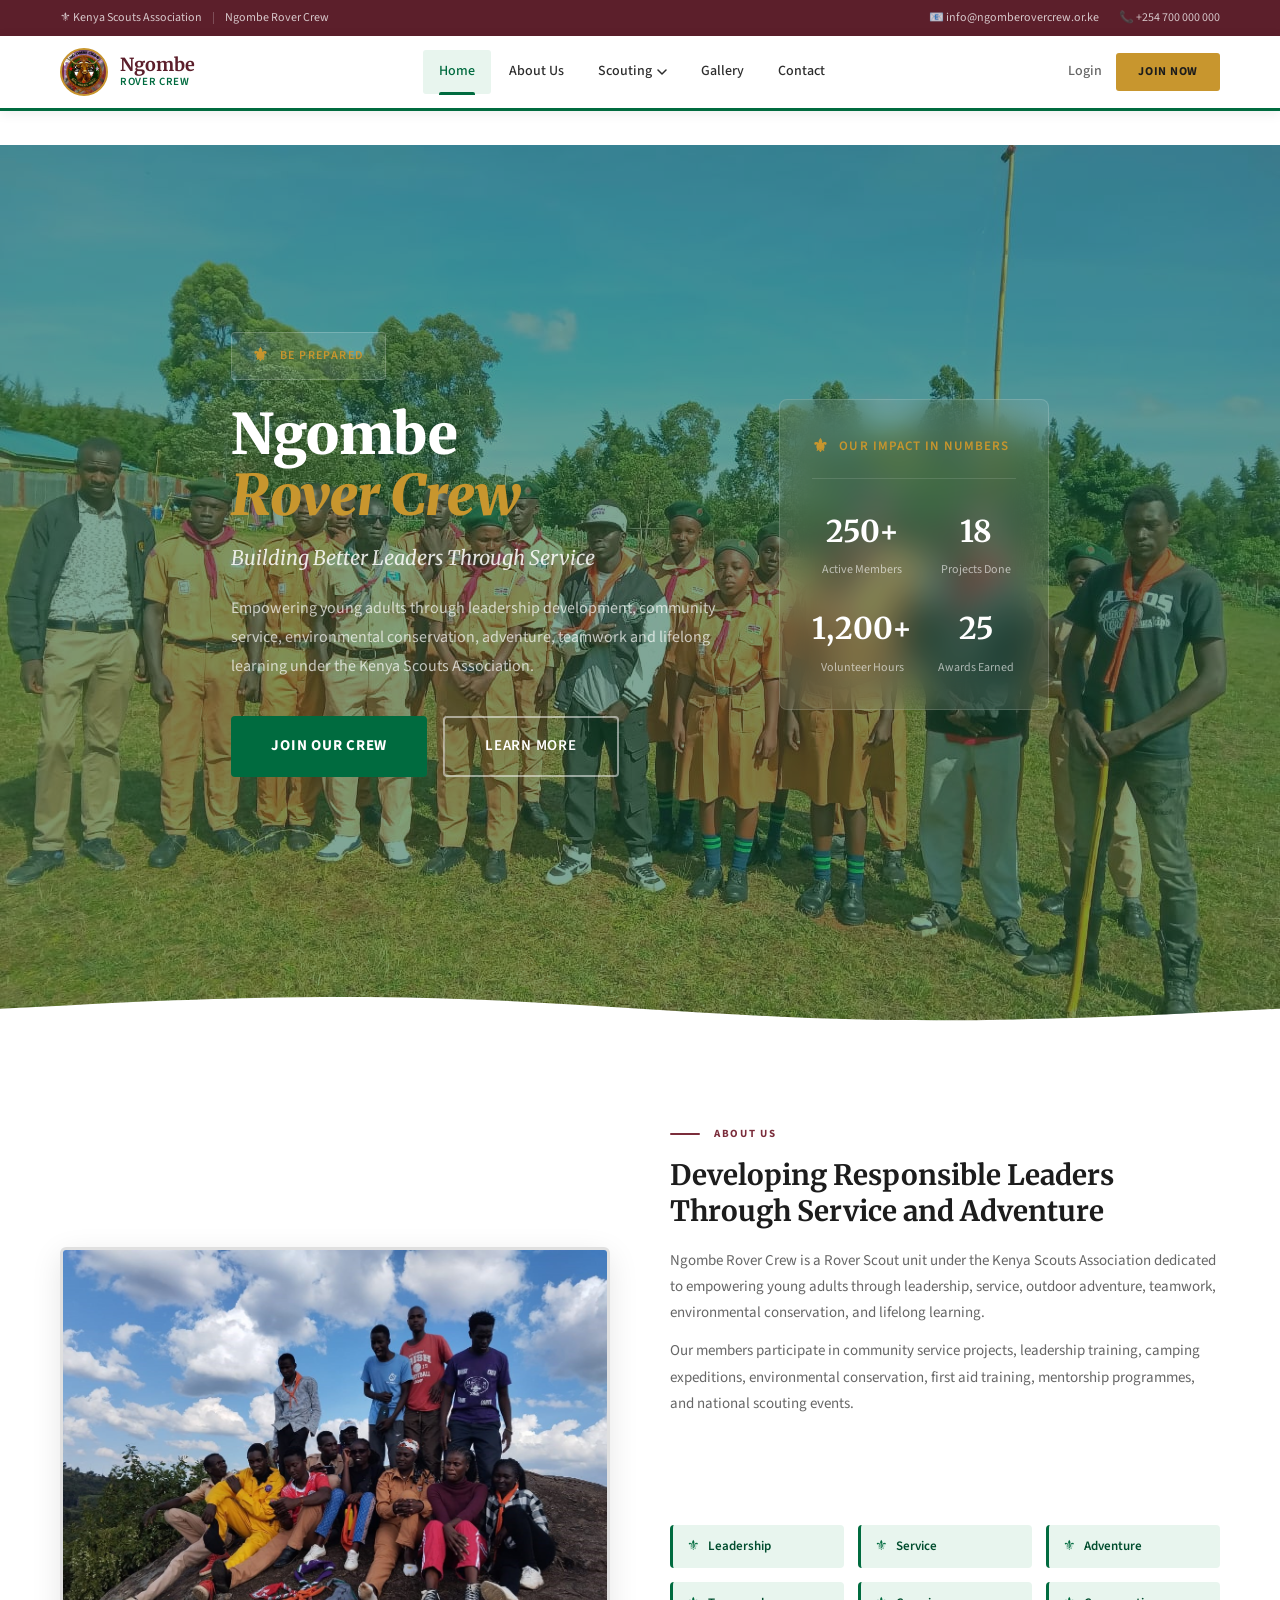
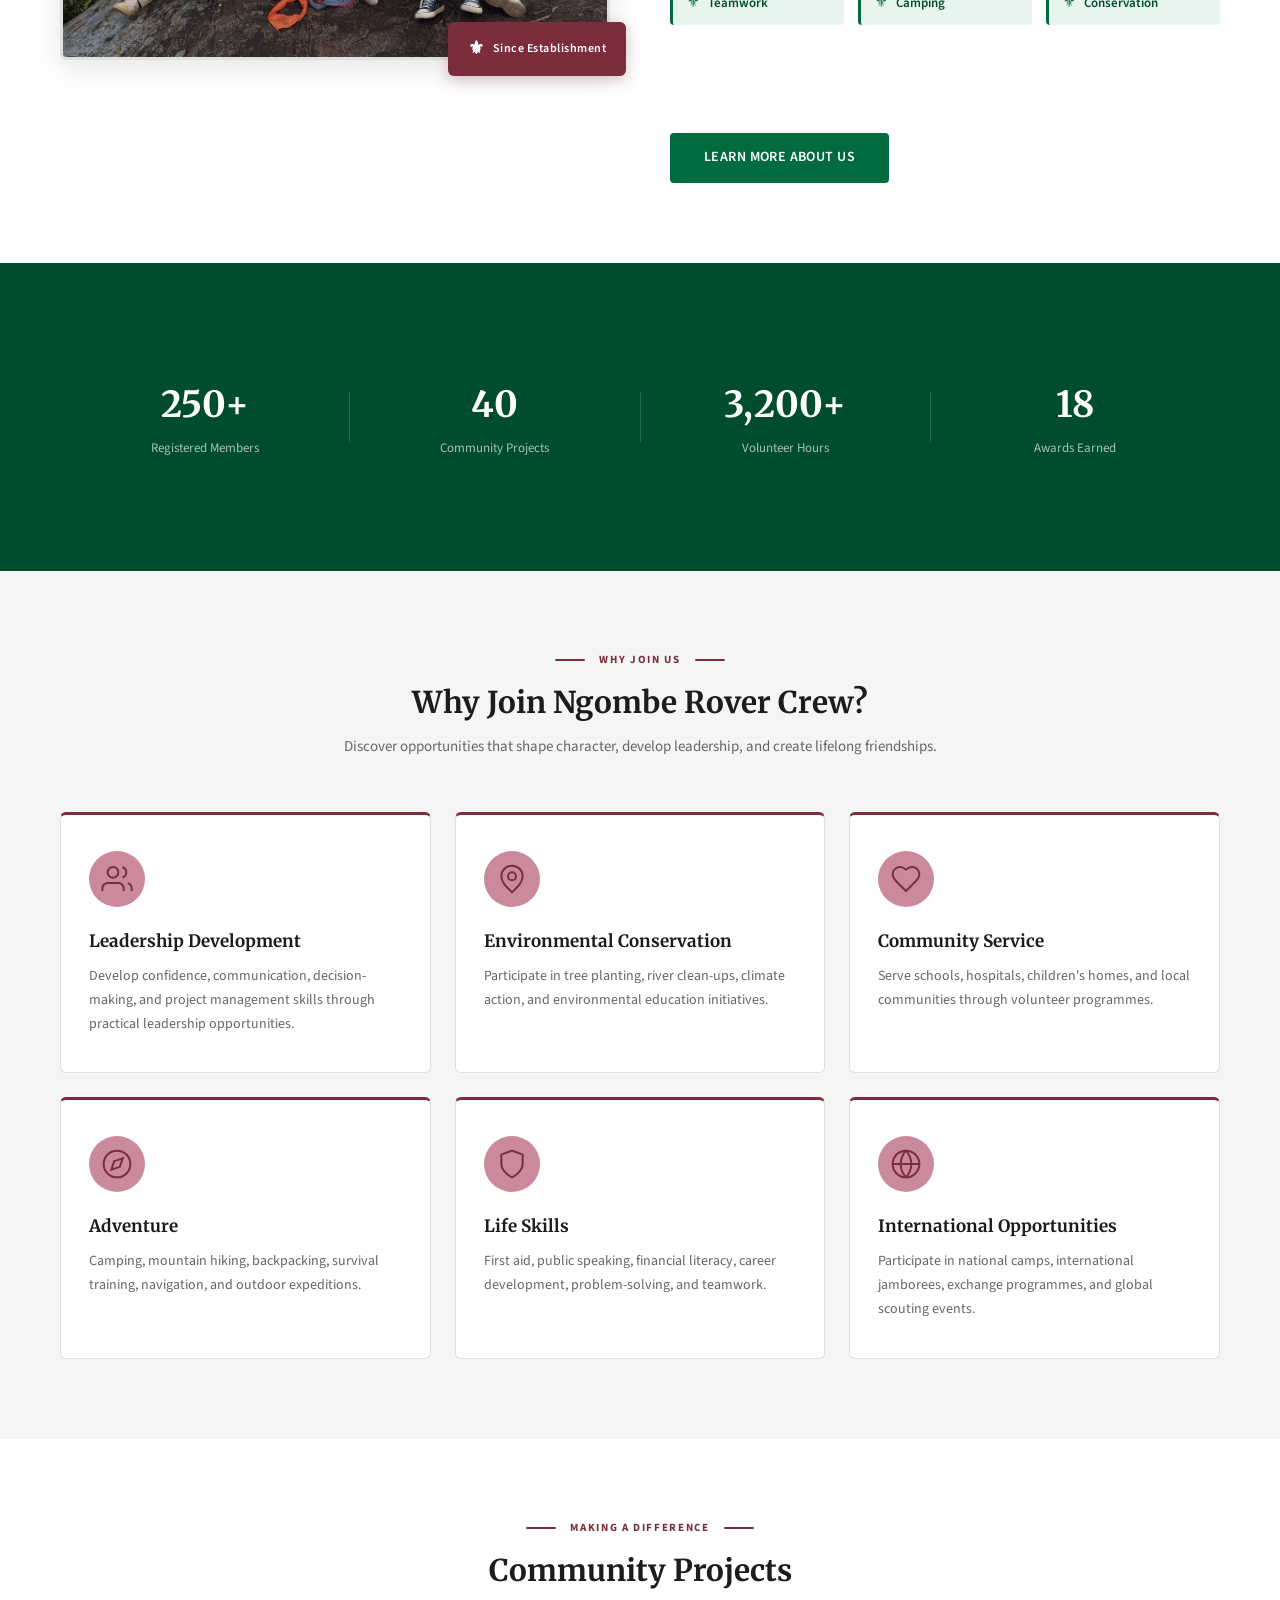
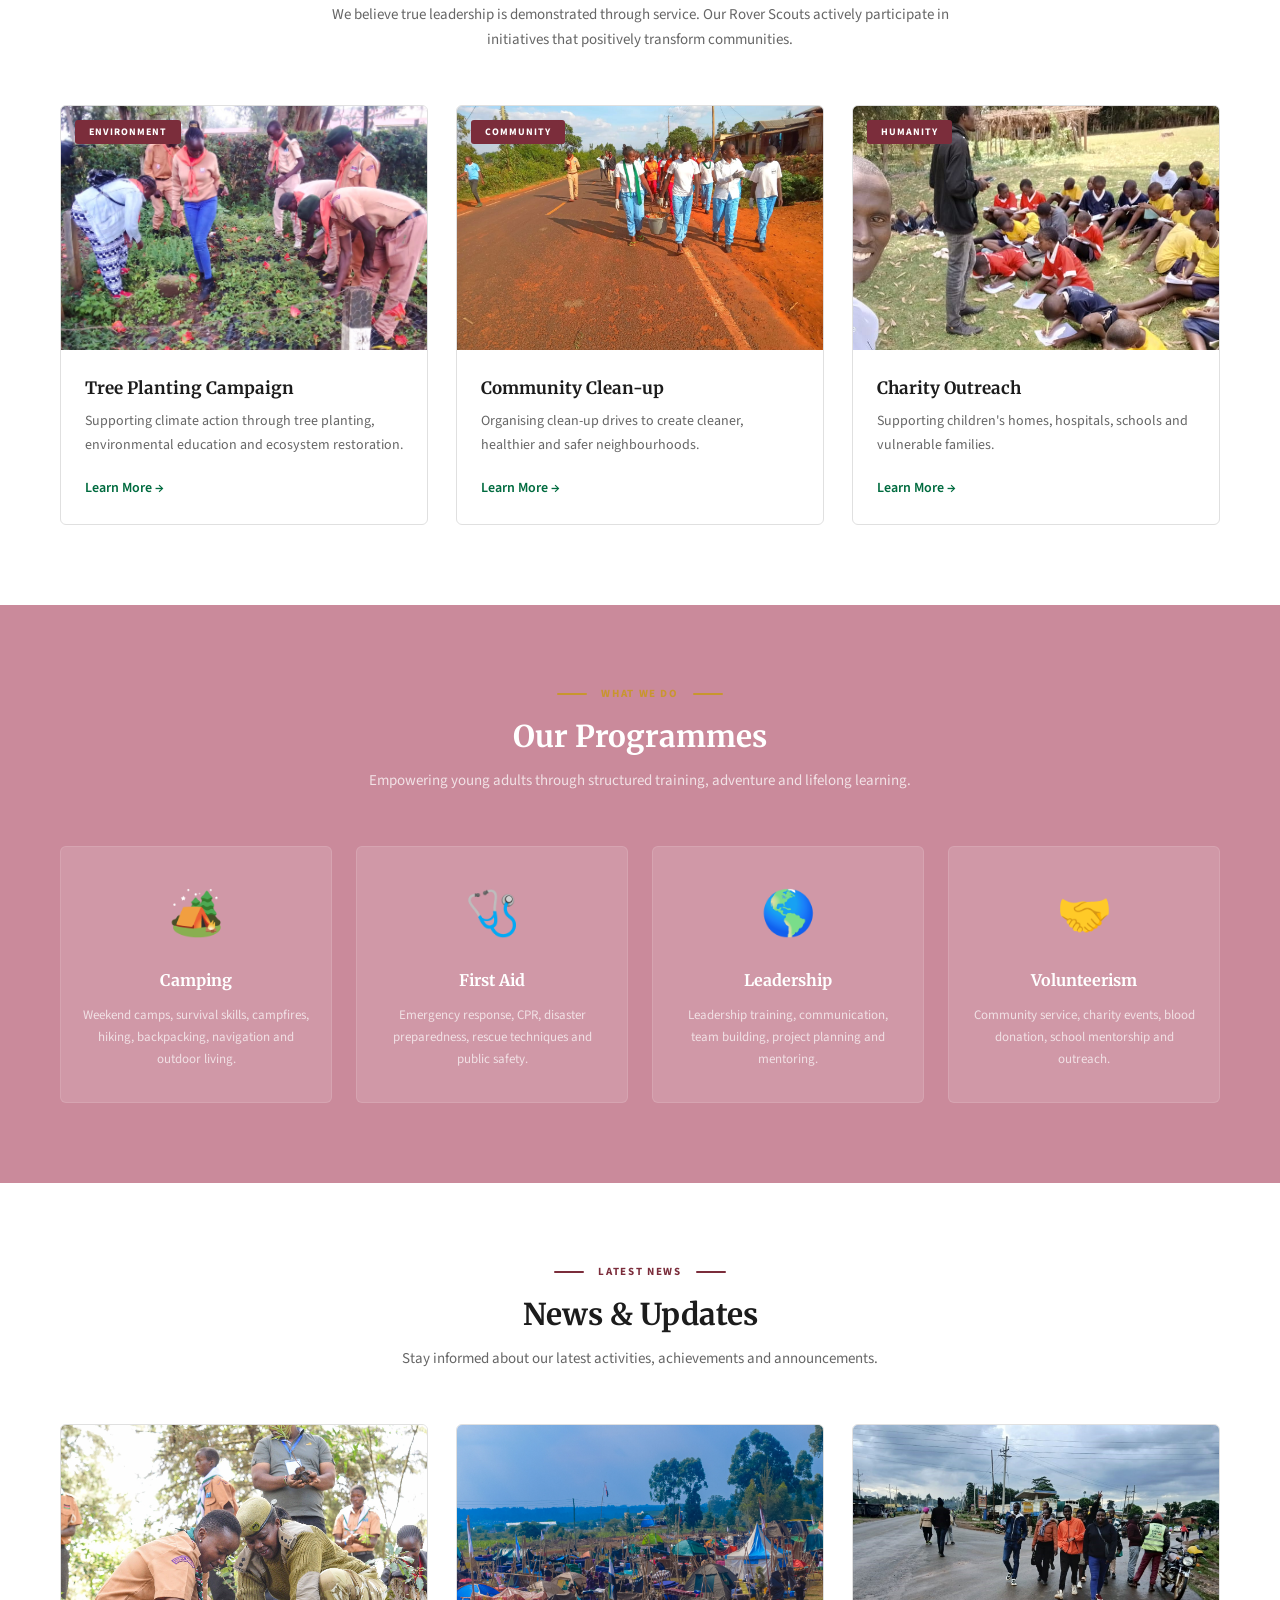
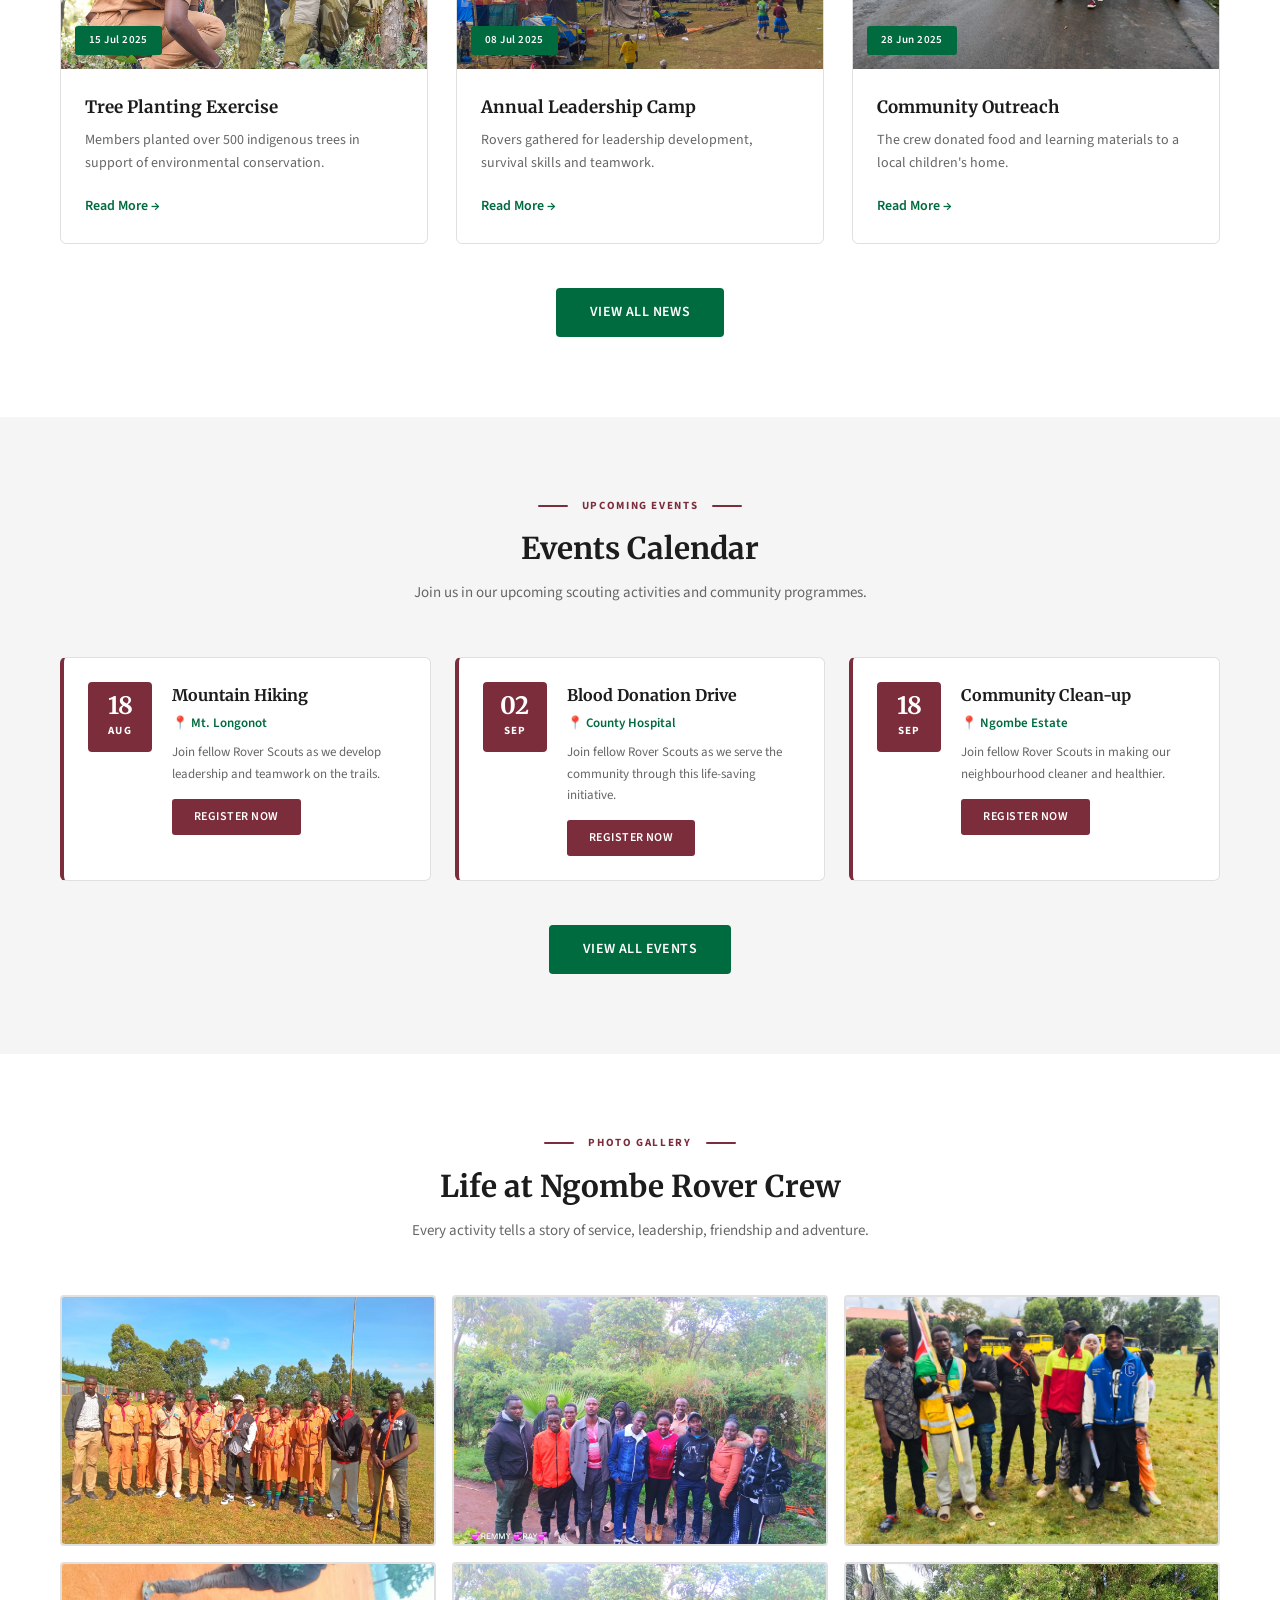
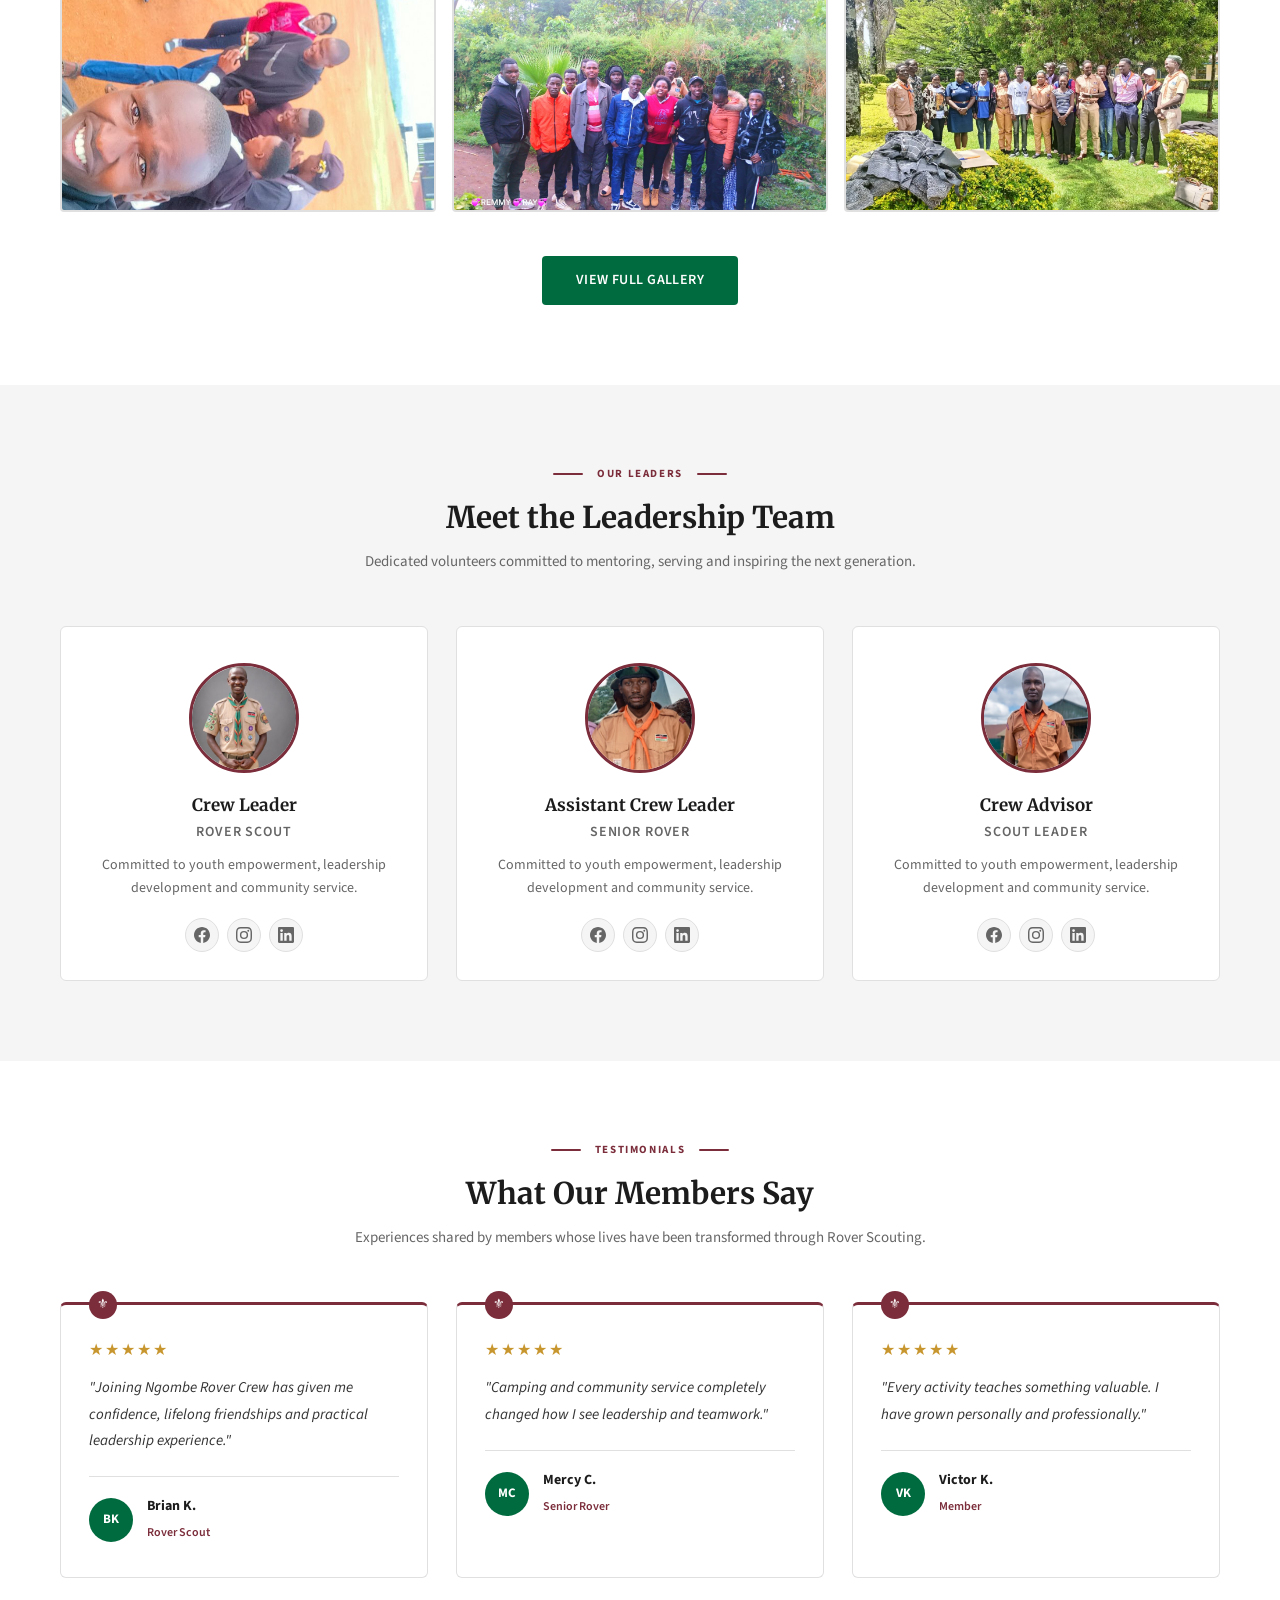
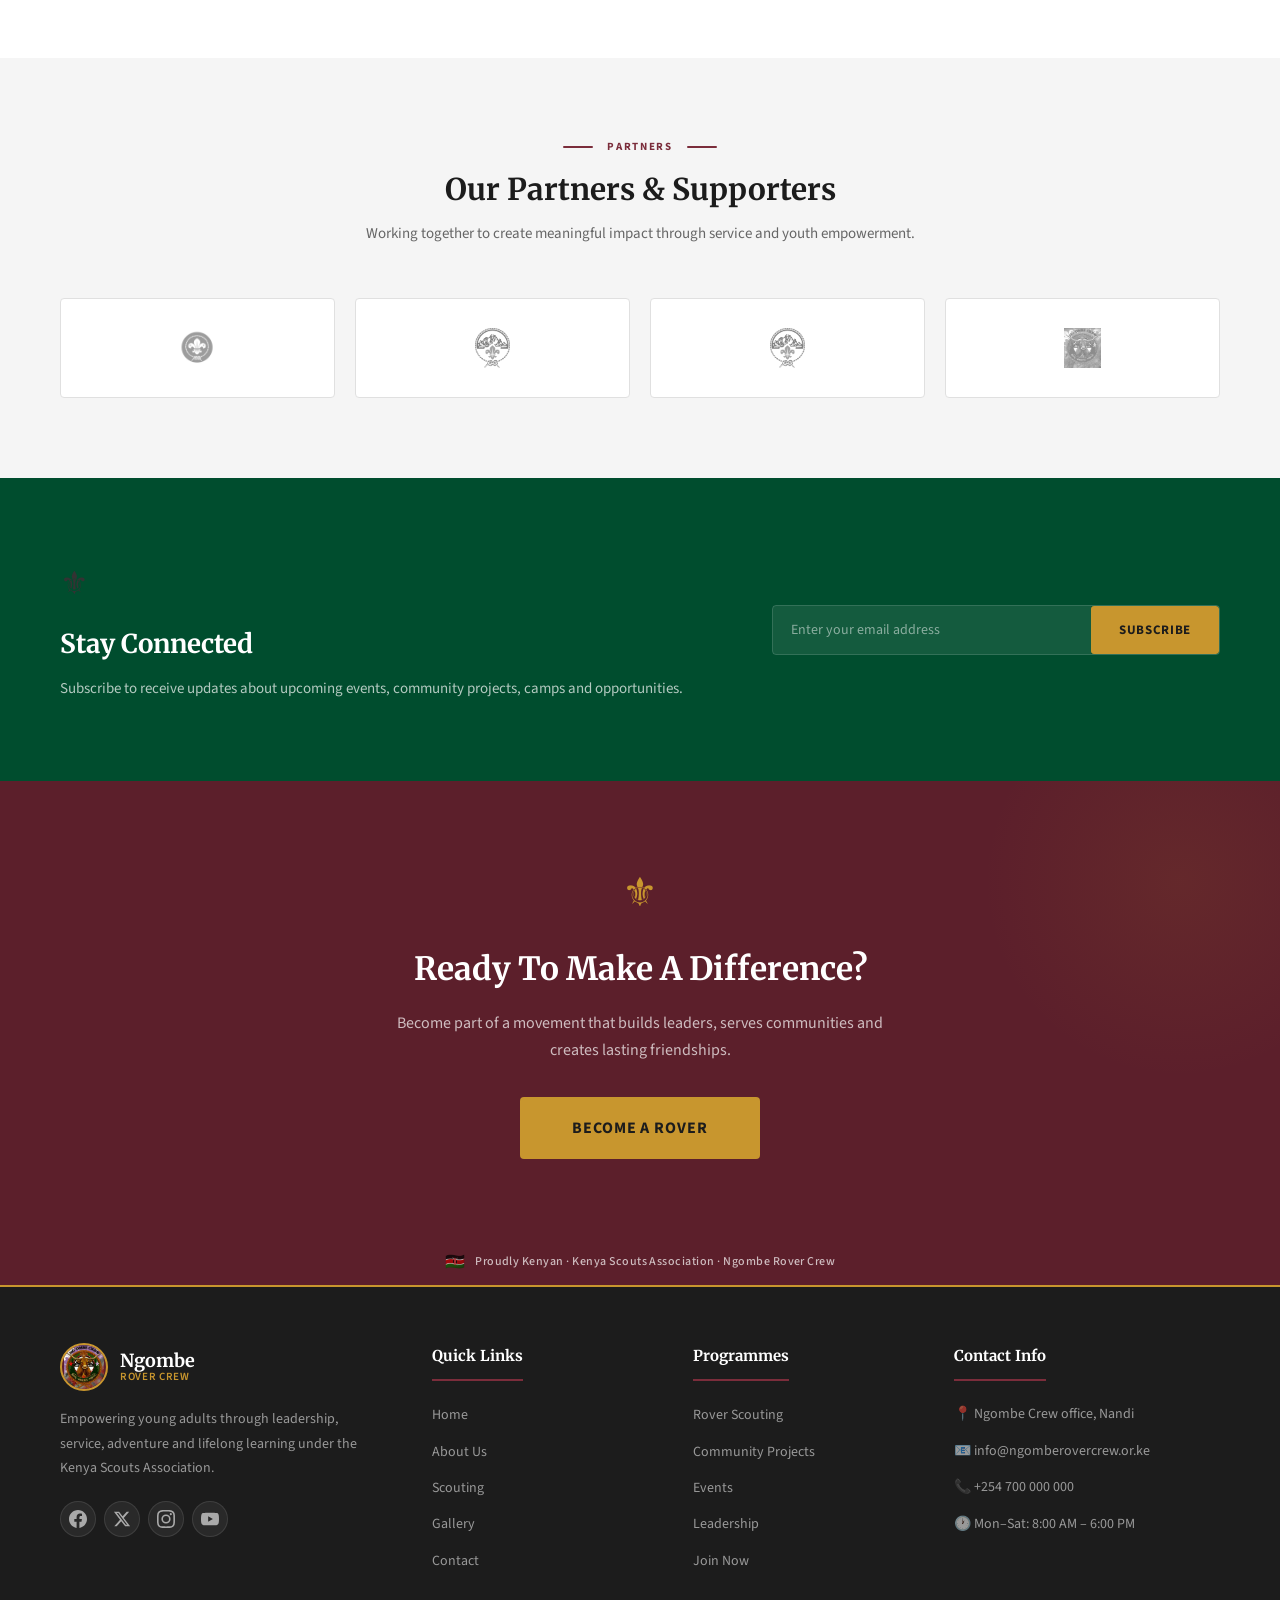
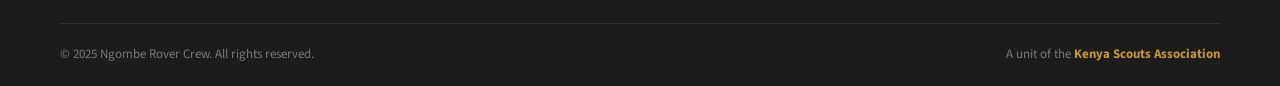
<file: index.html>
<!DOCTYPE html>
<html lang="en">
<head>
    <meta charset="UTF-8">
    <meta name="viewport" content="width=device-width, initial-scale=1.0">
    <title>Ngombe Rover Crew — Kenya Scouts Association</title>
    <link rel="stylesheet" href="style.css">
    <link rel="preconnect" href="https://fonts.googleapis.com">
    <link href="https://fonts.googleapis.com/css2?family=Merriweather:wght@400;700;900&family=Source+Sans+3:wght@300;400;500;600;700&display=swap" rel="stylesheet">
</head>
<body>

    <!-- ============ TOP BAR ============ -->
    <div class="top-bar">
        <div class="container top-bar-inner">
            <div class="top-bar-left">
                <span>⚜ Kenya Scouts Association</span>
                <span class="top-divider">|</span>
                <span>Ngombe Rover Crew</span>
            </div>
            <div class="top-bar-right">
                <a href="mailto:info@ngomberovercrew.or.ke">📧 info@ngomberovercrew.or.ke</a>
                <a href="tel:+254700000000">📞 +254 700 000 000</a>
            </div>
        </div>
    </div>

    <!-- ============ NAVIGATION ============ -->
    <input type="checkbox" id="menuToggle" class="menu-toggle-input" aria-hidden="true">
    <nav class="navbar">
        <div class="container nav-container">
            <a class="nav-brand" href="#home">
                <div class="scout-crest">
                 <img src="image/logo.png" alt="Ngombe Rover Crew Logo">
        </div>

                <div class="logo-text">
                   <strong>Ngombe</strong>
                    <small>Rover Crew</small>
                  </div>
            </a>
            <label for="menuToggle" class="menu-toggle" aria-label="Toggle menu">
                <span></span><span></span><span></span>
            </label>
            <ul class="nav-menu">
                <li><a href="#home" class="nav-link active">Home</a></li>
                <li><a href="#about" class="nav-link">About Us</a></li>
                <li class="dropdown">
                    <a href="#scouting" class="nav-link dropdown-toggle">
                        Scouting
                        <svg width="10" height="6" viewBox="0 0 10 6" fill="none"><path d="M1 1L5 5L9 1" stroke="currentColor" stroke-width="1.5" stroke-linecap="round" stroke-linejoin="round"/></svg>
                    </a>
                    <ul class="dropdown-menu">
                        <li><a href="#scouting">Rover Scouting</a></li>
                        <li><a href="#projects">Community Projects</a></li>
                        <li><a href="#events">Events</a></li>
                        <li><a href="#leaders">Leadership</a></li>
                    </ul>
                </li>
                <li><a href="#gallery" class="nav-link">Gallery</a></li>
                <li><a href="#contact" class="nav-link">Contact</a></li>
            </ul>
            <div class="nav-actions">
                <a href="login.html" class="nav-link-text">Login</a>
                <a href="join.html" class="btn-join-nav">Join Now</a>
            </div>
        </div>
    </nav>

    <!-- ============ HERO ============ -->
    <section class="hero" id="home">
        <div class="hero-bg"></div>
        <div class="hero-overlay"></div>
        <div class="container hero-container">
            <div class="hero-content">
                <div class="hero-crest-badge">
                    <span>⚜</span>
                    <span>Be Prepared</span>
                </div>
                <h1 class="hero-title">
                    Ngombe<br>
                    <span class="hero-title-accent">Rover Crew</span>
                </h1>
                <p class="hero-subtitle">Building Better Leaders Through Service</p>
                <p class="hero-description">
                    Empowering young adults through leadership development, community service,
                    environmental conservation, adventure, teamwork and lifelong learning
                    under the Kenya Scouts Association.
                </p>
                <div class="hero-buttons">
                    <a href="join.html" class="btn-hero-primary">Join Our Crew</a>
                    <a href="about.html" class="btn-hero-secondary">Learn More</a>
                </div>
            </div>
            <div class="hero-impact-card">
                <div class="impact-card-header">
                    <span class="impact-crest">⚜</span>
                    <span>Our Impact in Numbers</span>
                </div>
                <div class="impact-grid">
                    <div class="impact-item">
                        <span class="impact-number">250+</span>
                        <span class="impact-label">Active Members</span>
                    </div>
                    <div class="impact-item">
                        <span class="impact-number">18</span>
                        <span class="impact-label">Projects Done</span>
                    </div>
                    <div class="impact-item">
                        <span class="impact-number">1,200+</span>
                        <span class="impact-label">Volunteer Hours</span>
                    </div>
                    <div class="impact-item">
                        <span class="impact-number">25</span>
                        <span class="impact-label">Awards Earned</span>
                    </div>
                </div>
            </div>
        </div>
        <div class="hero-wave">
            <svg xmlns="http://www.w3.org/2000/svg" viewBox="0 0 1440 120" preserveAspectRatio="none">
                <path fill="#ffffff" d="M0,64L80,58.7C160,53,320,43,480,48C640,53,800,75,960,80C1120,85,1280,75,1360,69.3L1440,64L1440,120L1360,120C1280,120,1120,120,960,120C800,120,640,120,480,120C320,120,160,120,80,120L0,120Z"/>
            </svg>
        </div>
    </section>

    <!-- ============ ABOUT ============ -->
    <section class="section bg-white" id="about">
        <div class="container">
            <div class="about-grid">
                <div class="about-image-wrap">
                    <img src="image/hero.jpg" alt="Ngombe Rover Crew Activities" class="about-image">
                    <div class="about-image-badge">
                        <span class="badge-crest">⚜</span>
                        <span>Since Establishment</span>
                    </div>
                </div>
                <div class="about-content">
                    <div class="section-label">
                        <span class="label-line"></span>
                        <span>ABOUT US</span>
                    </div>
                    <h2>Developing Responsible Leaders Through Service and Adventure</h2>
                    <p class="text-muted">
                        Ngombe Rover Crew is a Rover Scout unit under the Kenya Scouts Association
                        dedicated to empowering young adults through leadership, service, outdoor
                        adventure, teamwork, environmental conservation, and lifelong learning.
                    </p>
                    <p class="text-muted">
                        Our members participate in community service projects, leadership training,
                        camping expeditions, environmental conservation, first aid training,
                        mentorship programmes, and national scouting events.
                    </p>
                    <div class="about-values">
                        <div class="value-item">
                            <div class="value-icon">⚜</div>
                            <span>Leadership</span>
                        </div>
                        <div class="value-item">
                            <div class="value-icon">⚜</div>
                            <span>Service</span>
                        </div>
                        <div class="value-item">
                            <div class="value-icon">⚜</div>
                            <span>Adventure</span>
                        </div>
                        <div class="value-item">
                            <div class="value-icon">⚜</div>
                            <span>Teamwork</span>
                        </div>
                        <div class="value-item">
                            <div class="value-icon">⚜</div>
                            <span>Camping</span>
                        </div>
                        <div class="value-item">
                            <div class="value-icon">⚜</div>
                            <span>Conservation</span>
                        </div>
                    </div>
                    <a href="#about" class="btn-primary">Learn More About Us</a>
                </div>
            </div>
        </div>
    </section>

    <!-- ============ STATISTICS ============ -->
    <section class="section bg-dark-green">
        <div class="container">
            <div class="stats-banner">
                <div class="stats-banner-item">
                    <span class="stats-banner-number">250+</span>
                    <span class="stats-banner-label">Registered Members</span>
                </div>
                <div class="stats-banner-divider"></div>
                <div class="stats-banner-item">
                    <span class="stats-banner-number">40</span>
                    <span class="stats-banner-label">Community Projects</span>
                </div>
                <div class="stats-banner-divider"></div>
                <div class="stats-banner-item">
                    <span class="stats-banner-number">3,200+</span>
                    <span class="stats-banner-label">Volunteer Hours</span>
                </div>
                <div class="stats-banner-divider"></div>
                <div class="stats-banner-item">
                    <span class="stats-banner-number">18</span>
                    <span class="stats-banner-label">Awards Earned</span>
                </div>
            </div>
        </div>
    </section>

    <!-- ============ WHY JOIN US ============ -->
    <section class="section bg-light" id="scouting">
        <div class="container">
            <div class="section-heading">
                <div class="section-label center">
                    <span class="label-line"></span>
                    <span>WHY JOIN US</span>
                    <span class="label-line"></span>
                </div>
                <h2>Why Join Ngombe Rover Crew?</h2>
                <p>Discover opportunities that shape character, develop leadership, and create lifelong friendships.</p>
            </div>
            <div class="features-grid">
                <div class="feature-card">
                    <div class="feature-card-icon">
                        <svg width="32" height="32" viewBox="0 0 24 24" fill="none" stroke="currentColor" stroke-width="1.5"><path d="M17 21v-2a4 4 0 0 0-4-4H5a4 4 0 0 0-4 4v2"/><circle cx="9" cy="7" r="4"/><path d="M23 21v-2a4 4 0 0 0-3-3.87"/><path d="M16 3.13a4 4 0 0 1 0 7.75"/></svg>
                    </div>
                    <h4>Leadership Development</h4>
                    <p>Develop confidence, communication, decision-making, and project management skills through practical leadership opportunities.</p>
                </div>
                <div class="feature-card">
                    <div class="feature-card-icon">
                        <svg width="32" height="32" viewBox="0 0 24 24" fill="none" stroke="currentColor" stroke-width="1.5"><path d="M12 22c4-4 8-7.5 8-12a8 8 0 1 0-16 0c0 4.5 4 8 8 12z"/><circle cx="12" cy="10" r="3"/></svg>
                    </div>
                    <h4>Environmental Conservation</h4>
                    <p>Participate in tree planting, river clean-ups, climate action, and environmental education initiatives.</p>
                </div>
                <div class="feature-card">
                    <div class="feature-card-icon">
                        <svg width="32" height="32" viewBox="0 0 24 24" fill="none" stroke="currentColor" stroke-width="1.5"><path d="M19 14c1.49-1.46 3-3.21 3-5.5A5.5 5.5 0 0 0 16.5 3c-1.76 0-3 .5-4.5 2-1.5-1.5-2.74-2-4.5-2A5.5 5.5 0 0 0 2 8.5c0 2.3 1.5 4.05 3 5.5l7 7Z"/></svg>
                    </div>
                    <h4>Community Service</h4>
                    <p>Serve schools, hospitals, children's homes, and local communities through volunteer programmes.</p>
                </div>
                <div class="feature-card">
                    <div class="feature-card-icon">
                        <svg width="32" height="32" viewBox="0 0 24 24" fill="none" stroke="currentColor" stroke-width="1.5"><circle cx="12" cy="12" r="10"/><polygon points="16.24 7.76 14.12 14.12 7.76 16.24 9.88 9.88 16.24 7.76"/></svg>
                    </div>
                    <h4>Adventure</h4>
                    <p>Camping, mountain hiking, backpacking, survival training, navigation, and outdoor expeditions.</p>
                </div>
                <div class="feature-card">
                    <div class="feature-card-icon">
                        <svg width="32" height="32" viewBox="0 0 24 24" fill="none" stroke="currentColor" stroke-width="1.5"><path d="M12 22s8-4 8-10V5l-8-3-8 3v7c0 6 8 10 8 10z"/></svg>
                    </div>
                    <h4>Life Skills</h4>
                    <p>First aid, public speaking, financial literacy, career development, problem-solving, and teamwork.</p>
                </div>
                <div class="feature-card">
                    <div class="feature-card-icon">
                        <svg width="32" height="32" viewBox="0 0 24 24" fill="none" stroke="currentColor" stroke-width="1.5"><circle cx="12" cy="12" r="10"/><line x1="2" y1="12" x2="22" y2="12"/><path d="M12 2a15.3 15.3 0 0 1 4 10 15.3 15.3 0 0 1-4 10 15.3 15.3 0 0 1-4-10 15.3 15.3 0 0 1 4-10z"/></svg>
                    </div>
                    <h4>International Opportunities</h4>
                    <p>Participate in national camps, international jamborees, exchange programmes, and global scouting events.</p>
                </div>
            </div>
        </div>
    </section>

    <!-- ============ COMMUNITY PROJECTS ============ -->
    <section class="section bg-white" id="projects">
        <div class="container">
            <div class="section-heading">
                <div class="section-label center">
                    <span class="label-line"></span>
                    <span>MAKING A DIFFERENCE</span>
                    <span class="label-line"></span>
                </div>
                <h2>Community Projects</h2>
                <p>We believe true leadership is demonstrated through service. Our Rover Scouts actively participate in initiatives that positively transform communities.</p>
            </div>
            <div class="projects-grid">
                <div class="project-card">
                    <div class="project-image-wrap">
                        <img src="image/tree-planting.jpg" alt="Tree Planting Campaign">
                        <span class="project-image-tag">Environment</span>
                    </div>
                    <div class="project-body">
                        <h4>Tree Planting Campaign</h4>
                        <p>Supporting climate action through tree planting, environmental education and ecosystem restoration.</p>
                        <a href="#" class="project-link">Learn More →</a>
                    </div>
                </div>
                <div class="project-card">
                    <div class="project-image-wrap">
                        <img src="image/cleaning.jpg" alt="Community Clean-up">
                        <span class="project-image-tag">Community</span>
                    </div>
                    <div class="project-body">
                        <h4>Community Clean-up</h4>
                        <p>Organising clean-up drives to create cleaner, healthier and safer neighbourhoods.</p>
                        <a href="#" class="project-link">Learn More →</a>
                    </div>
                </div>
                <div class="project-card">
                    <div class="project-image-wrap">
                        <img src="image/donation.jpg" alt="Charity Outreach">
                        <span class="project-image-tag">Humanity</span>
                    </div>
                    <div class="project-body">
                        <h4>Charity Outreach</h4>
                        <p>Supporting children's homes, hospitals, schools and vulnerable families.</p>
                        <a href="#" class="project-link">Learn More →</a>
                    </div>
                </div>
            </div>
        </div>
    </section>

    <!-- ============ PROGRAMMES ============ -->
    <section class="section bg-maroon-light">
        <div class="container">
            <div class="section-heading light">
                <div class="section-label center light-label">
                    <span class="label-line"></span>
                    <span>WHAT WE DO</span>
                    <span class="label-line"></span>
                </div>
                <h2>Our Programmes</h2>
                <p>Empowering young adults through structured training, adventure and lifelong learning.</p>
            </div>
            <div class="programmes-grid">
                <div class="programme-card">
                    <div class="programme-emoji">🏕️</div>
                    <h4>Camping</h4>
                    <p>Weekend camps, survival skills, campfires, hiking, backpacking, navigation and outdoor living.</p>
                </div>
                <div class="programme-card">
                    <div class="programme-emoji">🩺</div>
                    <h4>First Aid</h4>
                    <p>Emergency response, CPR, disaster preparedness, rescue techniques and public safety.</p>
                </div>
                <div class="programme-card">
                    <div class="programme-emoji">🌎</div>
                    <h4>Leadership</h4>
                    <p>Leadership training, communication, team building, project planning and mentoring.</p>
                </div>
                <div class="programme-card">
                    <div class="programme-emoji">🤝</div>
                    <h4>Volunteerism</h4>
                    <p>Community service, charity events, blood donation, school mentorship and outreach.</p>
                </div>
            </div>
        </div>
    </section>

    <!-- ============ NEWS ============ -->
    <section class="section bg-white">
        <div class="container">
            <div class="section-heading">
                <div class="section-label center">
                    <span class="label-line"></span>
                    <span>LATEST NEWS</span>
                    <span class="label-line"></span>
                </div>
                <h2>News & Updates</h2>
                <p>Stay informed about our latest activities, achievements and announcements.</p>
            </div>
            <div class="news-grid">
                <div class="news-card">
                    <div class="news-image-wrap">
                        <img src="image/planting.png" alt="Tree Planting Exercise">
                        <span class="news-date-badge">15 Jul 2025</span>
                    </div>
                    <div class="news-body">
                        <h4>Tree Planting Exercise</h4>
                        <p>Members planted over 500 indigenous trees in support of environmental conservation.</p>
                        <a href="#" class="project-link">Read More →</a>
                    </div>
                </div>
                <div class="news-card">
                    <div class="news-image-wrap">
                        <img src="image/outside.jpg" alt="Annual Leadership Camp">
                        <span class="news-date-badge">08 Jul 2025</span>
                    </div>
                    <div class="news-body">
                        <h4>Annual Leadership Camp</h4>
                        <p>Rovers gathered for leadership development, survival skills and teamwork.</p>
                        <a href="#" class="project-link">Read More →</a>
                    </div>
                </div>
                <div class="news-card">
                    <div class="news-image-wrap">
                        <img src="image/crew.jpg" alt="Community Outreach">
                        <span class="news-date-badge">28 Jun 2025</span>
                    </div>
                    <div class="news-body">
                        <h4>Community Outreach</h4>
                        <p>The crew donated food and learning materials to a local children's home.</p>
                        <a href="#" class="project-link">Read More →</a>
                    </div>
                </div>
            </div>
            <div class="section-cta">
                <a href="#" class="btn-primary">View All News</a>
            </div>
        </div>
    </section>

    <!-- ============ EVENTS ============ -->
    <section class="section bg-light" id="events">
        <div class="container">
            <div class="section-heading">
                <div class="section-label center">
                    <span class="label-line"></span>
                    <span>UPCOMING EVENTS</span>
                    <span class="label-line"></span>
                </div>
                <h2>Events Calendar</h2>
                <p>Join us in our upcoming scouting activities and community programmes.</p>
            </div>
            <div class="events-grid">
                <div class="event-card">
                    <div class="event-date-box">
                        <span class="event-day">18</span>
                        <span class="event-month">AUG</span>
                    </div>
                    <div class="event-info">
                        <h4>Mountain Hiking</h4>
                        <p class="event-location">📍 Mt. Longonot</p>
                        <p>Join fellow Rover Scouts as we develop leadership and teamwork on the trails.</p>
                        <a href="#" class="btn-event">Register Now</a>
                    </div>
                </div>
                <div class="event-card">
                    <div class="event-date-box">
                        <span class="event-day">02</span>
                        <span class="event-month">SEP</span>
                    </div>
                    <div class="event-info">
                        <h4>Blood Donation Drive</h4>
                        <p class="event-location">📍 County Hospital</p>
                        <p>Join fellow Rover Scouts as we serve the community through this life-saving initiative.</p>
                        <a href="#" class="btn-event">Register Now</a>
                    </div>
                </div>
                <div class="event-card">
                    <div class="event-date-box">
                        <span class="event-day">18</span>
                        <span class="event-month">SEP</span>
                    </div>
                    <div class="event-info">
                        <h4>Community Clean-up</h4>
                        <p class="event-location">📍 Ngombe Estate</p>
                        <p>Join fellow Rover Scouts in making our neighbourhood cleaner and healthier.</p>
                        <a href="#" class="btn-event">Register Now</a>
                    </div>
                </div>
            </div>
            <div class="section-cta">
                <a href="#" class="btn-primary">View All Events</a>
            </div>
        </div>
    </section>

    <!-- ============ GALLERY ============ -->
    <section class="section bg-white" id="gallery">
        <div class="container">
            <div class="section-heading">
                <div class="section-label center">
                    <span class="label-line"></span>
                    <span>PHOTO GALLERY</span>
                    <span class="label-line"></span>
                </div>
                <h2>Life at Ngombe Rover Crew</h2>
                <p>Every activity tells a story of service, leadership, friendship and adventure.</p>
            </div>
            <div class="gallery-grid">
                <div class="gallery-card">
                    <img src="image/crew2.jpg" alt="Gallery 1">
                    <div class="gallery-overlay"><span>⚜ View</span></div>
                </div>
                <div class="gallery-card">
                    <img src="image/crew3.jpg" alt="Gallery 2">
                    <div class="gallery-overlay"><span>⚜ View</span></div>
                </div>
                <div class="gallery-card">
                    <img src="image/crew4.jpg" alt="Gallery 3">
                    <div class="gallery-overlay"><span>⚜ View</span></div>
                </div>
                <div class="gallery-card">
                    <img src="image/crew5.jpg" alt="Gallery 4">
                    <div class="gallery-overlay"><span>⚜ View</span></div>
                </div>
                <div class="gallery-card">
                    <img src="image/crew6.jpg" alt="Gallery 5">
                    <div class="gallery-overlay"><span>⚜ View</span></div>
                </div>
                <div class="gallery-card">
                    <img src="image/crew7.jpg" alt="Gallery 6">
                    <div class="gallery-overlay"><span>⚜ View</span></div>
                </div>
            </div>
            <div class="section-cta">
                <a href="https://flamemediake82.pixieset.com/northriftscouts/" target="_blank" class="btn-primary">View Full Gallery</a>
            </div>
        </div>
    </section>

    <!-- ============ LEADERSHIP ============ -->
    <section class="section bg-light" id="leaders">
        <div class="container">
            <div class="section-heading">
                <div class="section-label center">
                    <span class="label-line"></span>
                    <span>OUR LEADERS</span>
                    <span class="label-line"></span>
                </div>
                <h2>Meet the Leadership Team</h2>
                <p>Dedicated volunteers committed to mentoring, serving and inspiring the next generation.</p>
            </div>
            <div class="leaders-grid">
                <div class="leader-card">
                    <div class="leader-image-wrap">
                        <img src="image/leader.png" alt="Crew Leader">
                    </div>
                    <h4>Crew Leader</h4>
                    <p class="leader-role">Rover Scout</p>
                    <p>Committed to youth empowerment, leadership development and community service.</p>
                    <div class="leader-social">
                        <a href="#" aria-label="Facebook"><svg width="16" height="16" viewBox="0 0 24 24" fill="currentColor"><path d="M24 12.073c0-6.627-5.373-12-12-12s-12 5.373-12 12c0 5.99 4.388 10.954 10.125 11.854v-8.385H7.078v-3.47h3.047V9.43c0-3.007 1.792-4.669 4.533-4.669 1.312 0 2.686.235 2.686.235v2.953H15.83c-1.491 0-1.956.925-1.956 1.874v2.25h3.328l-.532 3.47h-2.796v8.385C19.612 23.027 24 18.062 24 12.073z"/></svg></a>
                        <a href="#" aria-label="Instagram"><svg width="16" height="16" viewBox="0 0 24 24" fill="currentColor"><path d="M12 2.163c3.204 0 3.584.012 4.85.07 3.252.148 4.771 1.691 4.919 4.919.058 1.265.069 1.645.069 4.849 0 3.205-.012 3.584-.069 4.849-.149 3.225-1.664 4.771-4.919 4.919-1.266.058-1.644.07-4.85.07-3.204 0-3.584-.012-4.849-.07-3.26-.149-4.771-1.699-4.919-4.92-.058-1.265-.07-1.644-.07-4.849 0-3.204.013-3.583.07-4.849.149-3.227 1.664-4.771 4.919-4.919 1.266-.057 1.645-.069 4.849-.069zM12 0C8.741 0 8.333.014 7.053.072 2.695.272.273 2.69.073 7.052.014 8.333 0 8.741 0 12c0 3.259.014 3.668.072 4.948.2 4.358 2.618 6.78 6.98 6.98C8.333 23.986 8.741 24 12 24c3.259 0 3.668-.014 4.948-.072 4.354-.2 6.782-2.618 6.979-6.98.059-1.28.073-1.689.073-4.948 0-3.259-.014-3.667-.072-4.947-.196-4.354-2.617-6.78-6.979-6.98C15.668.014 15.259 0 12 0zm0 5.838a6.162 6.162 0 100 12.324 6.162 6.162 0 000-12.324zM12 16a4 4 0 110-8 4 4 0 010 8zm6.406-11.845a1.44 1.44 0 100 2.881 1.44 1.44 0 000-2.881z"/></svg></a>
                        <a href="#" aria-label="LinkedIn"><svg width="16" height="16" viewBox="0 0 24 24" fill="currentColor"><path d="M20.447 20.452h-3.554v-5.569c0-1.328-.027-3.037-1.852-3.037-1.853 0-2.136 1.445-2.136 2.939v5.667H9.351V9h3.414v1.561h.046c.477-.9 1.637-1.85 3.37-1.85 3.601 0 4.267 2.37 4.267 5.455v6.286zM5.337 7.433a2.062 2.062 0 01-2.063-2.065 2.064 2.064 0 112.063 2.065zm1.782 13.019H3.555V9h3.564v11.452zM22.225 0H1.771C.792 0 0 .774 0 1.729v20.542C0 23.227.792 24 1.771 24h20.451C23.2 24 24 23.227 24 22.271V1.729C24 .774 23.2 0 22.222 0h.003z"/></svg></a>
                    </div>
                </div>
                <div class="leader-card">
                    <div class="leader-image-wrap">
                        <img src="image/asssistant.png" alt="Assistant Crew Leader">
                    </div>
                    <h4>Assistant Crew Leader</h4>
                    <p class="leader-role">Senior Rover</p>
                    <p>Committed to youth empowerment, leadership development and community service.</p>
                    <div class="leader-social">
                        <a href="#" aria-label="Facebook"><svg width="16" height="16" viewBox="0 0 24 24" fill="currentColor"><path d="M24 12.073c0-6.627-5.373-12-12-12s-12 5.373-12 12c0 5.99 4.388 10.954 10.125 11.854v-8.385H7.078v-3.47h3.047V9.43c0-3.007 1.792-4.669 4.533-4.669 1.312 0 2.686.235 2.686.235v2.953H15.83c-1.491 0-1.956.925-1.956 1.874v2.25h3.328l-.532 3.47h-2.796v8.385C19.612 23.027 24 18.062 24 12.073z"/></svg></a>
                        <a href="#" aria-label="Instagram"><svg width="16" height="16" viewBox="0 0 24 24" fill="currentColor"><path d="M12 2.163c3.204 0 3.584.012 4.85.07 3.252.148 4.771 1.691 4.919 4.919.058 1.265.069 1.645.069 4.849 0 3.205-.012 3.584-.069 4.849-.149 3.225-1.664 4.771-4.919 4.919-1.266.058-1.644.07-4.85.07-3.204 0-3.584-.012-4.849-.07-3.26-.149-4.771-1.699-4.919-4.92-.058-1.265-.07-1.644-.07-4.849 0-3.204.013-3.583.07-4.849.149-3.227 1.664-4.771 4.919-4.919 1.266-.057 1.645-.069 4.849-.069zM12 0C8.741 0 8.333.014 7.053.072 2.695.272.273 2.69.073 7.052.014 8.333 0 8.741 0 12c0 3.259.014 3.668.072 4.948.2 4.358 2.618 6.78 6.98 6.98C8.333 23.986 8.741 24 12 24c3.259 0 3.668-.014 4.948-.072 4.354-.2 6.782-2.618 6.979-6.98.059-1.28.073-1.689.073-4.948 0-3.259-.014-3.667-.072-4.947-.196-4.354-2.617-6.78-6.979-6.98C15.668.014 15.259 0 12 0zm0 5.838a6.162 6.162 0 100 12.324 6.162 6.162 0 000-12.324zM12 16a4 4 0 110-8 4 4 0 010 8zm6.406-11.845a1.44 1.44 0 100 2.881 1.44 1.44 0 000-2.881z"/></svg></a>
                        <a href="#" aria-label="LinkedIn"><svg width="16" height="16" viewBox="0 0 24 24" fill="currentColor"><path d="M20.447 20.452h-3.554v-5.569c0-1.328-.027-3.037-1.852-3.037-1.853 0-2.136 1.445-2.136 2.939v5.667H9.351V9h3.414v1.561h.046c.477-.9 1.637-1.85 3.37-1.85 3.601 0 4.267 2.37 4.267 5.455v6.286zM5.337 7.433a2.062 2.062 0 01-2.063-2.065 2.064 2.064 0 112.063 2.065zm1.782 13.019H3.555V9h3.564v11.452zM22.225 0H1.771C.792 0 0 .774 0 1.729v20.542C0 23.227.792 24 1.771 24h20.451C23.2 24 24 23.227 24 22.271V1.729C24 .774 23.2 0 22.222 0h.003z"/></svg></a>
                    </div>
                </div>
                <div class="leader-card">
                    <div class="leader-image-wrap">
                        <img src="image/advisor.png" alt="Crew Advisor">
                    </div>
                    <h4>Crew Advisor</h4>
                    <p class="leader-role">Scout Leader</p>
                    <p>Committed to youth empowerment, leadership development and community service.</p>
                    <div class="leader-social">
                        <a href="#" aria-label="Facebook"><svg width="16" height="16" viewBox="0 0 24 24" fill="currentColor"><path d="M24 12.073c0-6.627-5.373-12-12-12s-12 5.373-12 12c0 5.99 4.388 10.954 10.125 11.854v-8.385H7.078v-3.47h3.047V9.43c0-3.007 1.792-4.669 4.533-4.669 1.312 0 2.686.235 2.686.235v2.953H15.83c-1.491 0-1.956.925-1.956 1.874v2.25h3.328l-.532 3.47h-2.796v8.385C19.612 23.027 24 18.062 24 12.073z"/></svg></a>
                        <a href="#" aria-label="Instagram"><svg width="16" height="16" viewBox="0 0 24 24" fill="currentColor"><path d="M12 2.163c3.204 0 3.584.012 4.85.07 3.252.148 4.771 1.691 4.919 4.919.058 1.265.069 1.645.069 4.849 0 3.205-.012 3.584-.069 4.849-.149 3.225-1.664 4.771-4.919 4.919-1.266.058-1.644.07-4.85.07-3.204 0-3.584-.012-4.849-.07-3.26-.149-4.771-1.699-4.919-4.92-.058-1.265-.07-1.644-.07-4.849 0-3.204.013-3.583.07-4.849.149-3.227 1.664-4.771 4.919-4.919 1.266-.057 1.645-.069 4.849-.069zM12 0C8.741 0 8.333.014 7.053.072 2.695.272.273 2.69.073 7.052.014 8.333 0 8.741 0 12c0 3.259.014 3.668.072 4.948.2 4.358 2.618 6.78 6.98 6.98C8.333 23.986 8.741 24 12 24c3.259 0 3.668-.014 4.948-.072 4.354-.2 6.782-2.618 6.979-6.98.059-1.28.073-1.689.073-4.948 0-3.259-.014-3.667-.072-4.947-.196-4.354-2.617-6.78-6.979-6.98C15.668.014 15.259 0 12 0zm0 5.838a6.162 6.162 0 100 12.324 6.162 6.162 0 000-12.324zM12 16a4 4 0 110-8 4 4 0 010 8zm6.406-11.845a1.44 1.44 0 100 2.881 1.44 1.44 0 000-2.881z"/></svg></a>
                        <a href="#" aria-label="LinkedIn"><svg width="16" height="16" viewBox="0 0 24 24" fill="currentColor"><path d="M20.447 20.452h-3.554v-5.569c0-1.328-.027-3.037-1.852-3.037-1.853 0-2.136 1.445-2.136 2.939v5.667H9.351V9h3.414v1.561h.046c.477-.9 1.637-1.85 3.37-1.85 3.601 0 4.267 2.37 4.267 5.455v6.286zM5.337 7.433a2.062 2.062 0 01-2.063-2.065 2.064 2.064 0 112.063 2.065zm1.782 13.019H3.555V9h3.564v11.452zM22.225 0H1.771C.792 0 0 .774 0 1.729v20.542C0 23.227.792 24 1.771 24h20.451C23.2 24 24 23.227 24 22.271V1.729C24 .774 23.2 0 22.222 0h.003z"/></svg></a>
                    </div>
                </div>
            </div>
        </div>
    </section>

    <!-- ============ TESTIMONIALS ============ -->
    <section class="section bg-white">
        <div class="container">
            <div class="section-heading">
                <div class="section-label center">
                    <span class="label-line"></span>
                    <span>TESTIMONIALS</span>
                    <span class="label-line"></span>
                </div>
                <h2>What Our Members Say</h2>
                <p>Experiences shared by members whose lives have been transformed through Rover Scouting.</p>
            </div>
            <div class="testimonials-grid">
                <div class="testimonial-card">
                    <div class="testimonial-crest">⚜</div>
                    <div class="testimonial-stars">★★★★★</div>
                    <p>"Joining Ngombe Rover Crew has given me confidence, lifelong friendships and practical leadership experience."</p>
                    <div class="testimonial-author">
                        <div class="testimonial-avatar">BK</div>
                        <div>
                            <strong>Brian K.</strong>
                            <span>Rover Scout</span>
                        </div>
                    </div>
                </div>
                <div class="testimonial-card">
                    <div class="testimonial-crest">⚜</div>
                    <div class="testimonial-stars">★★★★★</div>
                    <p>"Camping and community service completely changed how I see leadership and teamwork."</p>
                    <div class="testimonial-author">
                        <div class="testimonial-avatar">MC</div>
                        <div>
                            <strong>Mercy C.</strong>
                            <span>Senior Rover</span>
                        </div>
                    </div>
                </div>
                <div class="testimonial-card">
                    <div class="testimonial-crest">⚜</div>
                    <div class="testimonial-stars">★★★★★</div>
                    <p>"Every activity teaches something valuable. I have grown personally and professionally."</p>
                    <div class="testimonial-author">
                        <div class="testimonial-avatar">VK</div>
                        <div>
                            <strong>Victor K.</strong>
                            <span>Member</span>
                        </div>
                    </div>
                </div>
            </div>
        </div>
    </section>

    <!-- ============ PARTNERS ============ -->
    <section class="section bg-light">
        <div class="container">
            <div class="section-heading">
                <div class="section-label center">
                    <span class="label-line"></span>
                    <span>PARTNERS</span>
                    <span class="label-line"></span>
                </div>
                <h2>Our Partners & Supporters</h2>
                <p>Working together to create meaningful impact through service and youth empowerment.</p>
            </div>
            <div class="partners-grid">
                <div class="partner-card"><img src="image/partner1.png" alt="Partner"></div>
                <div class="partner-card"><img src="image/partner3.png" alt="Partner"></div>
                <div class="partner-card"><img src="image/partner3.png" alt="Partner"></div>
                <div class="partner-card"><img src="image/logo.png" alt="Partner"></div>
            </div>
        </div>
    </section>

    <!-- ============ NEWSLETTER ============ -->
    <section class="section bg-dark-green" id="contact">
        <div class="container">
            <div class="newsletter-box">
                <div class="newsletter-text">
                    <div class="newsletter-crest">⚜</div>
                    <h2>Stay Connected</h2>
                    <p>Subscribe to receive updates about upcoming events, community projects, camps and opportunities.</p>
                </div>
                <form class="newsletter-form" action="#" method="post">
                    <div class="newsletter-input-group">
                        <input type="email" placeholder="Enter your email address" required>
                        <button type="submit" class="btn-newsletter">Subscribe</button>
                    </div>
                </form>
            </div>
        </div>
    </section>

    <!-- ============ CTA ============ -->
    <section class="cta-section">
        <div class="container">
            <div class="cta-box">
                <div class="cta-crest">⚜</div>
                <h2>Ready To Make A Difference?</h2>
                <p>Become part of a movement that builds leaders, serves communities and creates lasting friendships.</p>
                <a href="join.html" class="btn-cta">Become A Rover</a>
            </div>
        </div>
    </section>

    <!-- ============ FOOTER ============ -->
    <footer class="footer">
        <div class="footer-top-bar">
            <div class="container footer-kenya-bar">
                <span>🇰🇪</span>
                <span>Proudly Kenyan · Kenya Scouts Association · Ngombe Rover Crew</span>
            </div>
        </div>
        <div class="container">
            <div class="footer-grid">
                <div class="footer-about">
                    <a class="nav-brand" href="#home">
                        <div class="scout-crest">
                 <img src="image/logo.png" alt="Ngombe Rover Crew Logo">
        </div>
                        <div class="logo-text">
                            <strong>Ngombe</strong>
                            <small>Rover Crew</small>
                        </div>
                    </a>
                    <p>Empowering young adults through leadership, service, adventure and lifelong learning under the Kenya Scouts Association.</p>
                    <div class="footer-socials">
                        <a href="https://facebook.com/groups/267817639728287/" target="_blank" aria-label="Facebook"><svg width="18" height="18" viewBox="0 0 24 24" fill="currentColor"><path d="M24 12.073c0-6.627-5.373-12-12-12s-12 5.373-12 12c0 5.99 4.388 10.954 10.125 11.854v-8.385H7.078v-3.47h3.047V9.43c0-3.007 1.792-4.669 4.533-4.669 1.312 0 2.686.235 2.686.235v2.953H15.83c-1.491 0-1.956.925-1.956 1.874v2.25h3.328l-.532 3.47h-2.796v8.385C19.612 23.027 24 18.062 24 12.073z"/></svg></a>
                        <a href="#" aria-label="Twitter"><svg width="18" height="18" viewBox="0 0 24 24" fill="currentColor"><path d="M18.244 2.25h3.308l-7.227 8.26 8.502 11.24H16.17l-5.214-6.817L4.99 21.75H1.68l7.73-8.835L1.254 2.25H8.08l4.713 6.231zm-1.161 17.52h1.833L7.084 4.126H5.117z"/></svg></a>
                        <a href="#" aria-label="Instagram"><svg width="18" height="18" viewBox="0 0 24 24" fill="currentColor"><path d="M12 2.163c3.204 0 3.584.012 4.85.07 3.252.148 4.771 1.691 4.919 4.919.058 1.265.069 1.645.069 4.849 0 3.205-.012 3.584-.069 4.849-.149 3.225-1.664 4.771-4.919 4.919-1.266.058-1.644.07-4.85.07-3.204 0-3.584-.012-4.849-.07-3.26-.149-4.771-1.699-4.919-4.92-.058-1.265-.07-1.644-.07-4.849 0-3.204.013-3.583.07-4.849.149-3.227 1.664-4.771 4.919-4.919 1.266-.057 1.645-.069 4.849-.069zM12 0C8.741 0 8.333.014 7.053.072 2.695.272.273 2.69.073 7.052.014 8.333 0 8.741 0 12c0 3.259.014 3.668.072 4.948.2 4.358 2.618 6.78 6.98 6.98C8.333 23.986 8.741 24 12 24c3.259 0 3.668-.014 4.948-.072 4.354-.2 6.782-2.618 6.979-6.98.059-1.28.073-1.689.073-4.948 0-3.259-.014-3.667-.072-4.947-.196-4.354-2.617-6.78-6.979-6.98C15.668.014 15.259 0 12 0zm0 5.838a6.162 6.162 0 100 12.324 6.162 6.162 0 000-12.324zM12 16a4 4 0 110-8 4 4 0 010 8zm6.406-11.845a1.44 1.44 0 100 2.881 1.44 1.44 0 000-2.881z"/></svg></a>
                        <a href="#" aria-label="YouTube"><svg width="18" height="18" viewBox="0 0 24 24" fill="currentColor"><path d="M23.498 6.186a3.016 3.016 0 0 0-2.122-2.136C19.505 3.545 12 3.545 12 3.545s-7.505 0-9.377.505A3.017 3.017 0 0 0 .502 6.186C0 8.07 0 12 0 12s0 3.93.502 5.814a3.016 3.016 0 0 0 2.122 2.136c1.871.505 9.376.505 9.376.505s7.505 0 9.377-.505a3.015 3.015 0 0 0 2.122-2.136C24 15.93 24 12 24 12s0-3.93-.502-5.814zM9.545 15.568V8.432L15.818 12l-6.273 3.568z"/></svg></a>
                    </div>
                </div>
                <div class="footer-col">
                    <h4>Quick Links</h4>
                    <ul>
                        <li><a href="#home">Home</a></li>
                        <li><a href="#about">About Us</a></li>
                        <li><a href="#scouting">Scouting</a></li>
                        <li><a href="#gallery">Gallery</a></li>
                        <li><a href="#contact">Contact</a></li>
                    </ul>
                </div>
                <div class="footer-col">
                    <h4>Programmes</h4>
                    <ul>
                        <li><a href="#scouting">Rover Scouting</a></li>
                        <li><a href="#projects">Community Projects</a></li>
                        <li><a href="#events">Events</a></li>
                        <li><a href="#leaders">Leadership</a></li>
                        <li><a href="#join">Join Now</a></li>
                    </ul>
                </div>
                <div class="footer-col">
                    <h4>Contact Info</h4>
                    <ul class="footer-contact-list">
                        <li>📍 Ngombe Crew office, Nandi</li>
                        <li>📧 info@ngomberovercrew.or.ke</li>
                        <li>📞 +254 700 000 000</li>
                        <li>🕐 Mon–Sat: 8:00 AM – 6:00 PM</li>
                    </ul>
                </div>
            </div>
        </div>
        <div class="footer-bottom">
            <div class="container footer-bottom-inner">
                <p>© 2025 Ngombe Rover Crew. All rights reserved.</p>
                <p>A unit of the <strong>Kenya Scouts Association</strong></p>
            </div>
        </div>
    </footer>

</body>
</html>
</file>
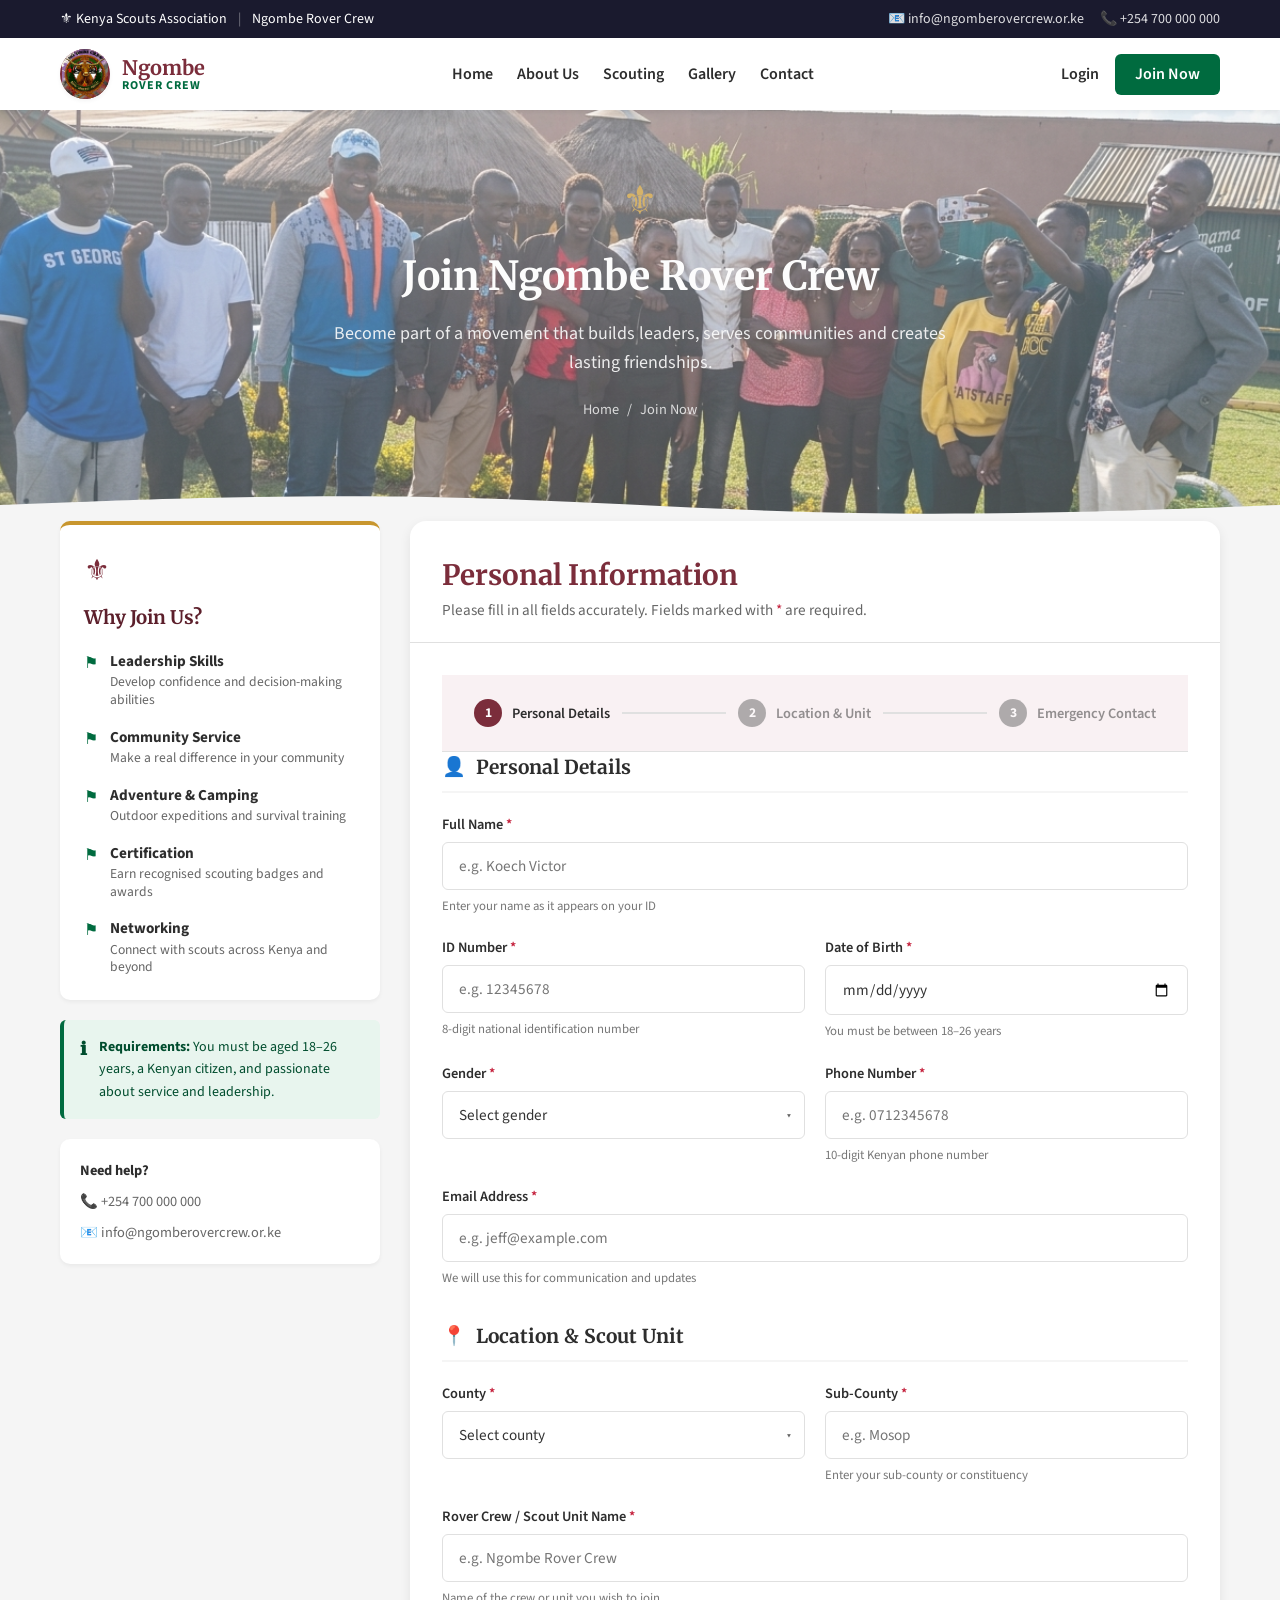
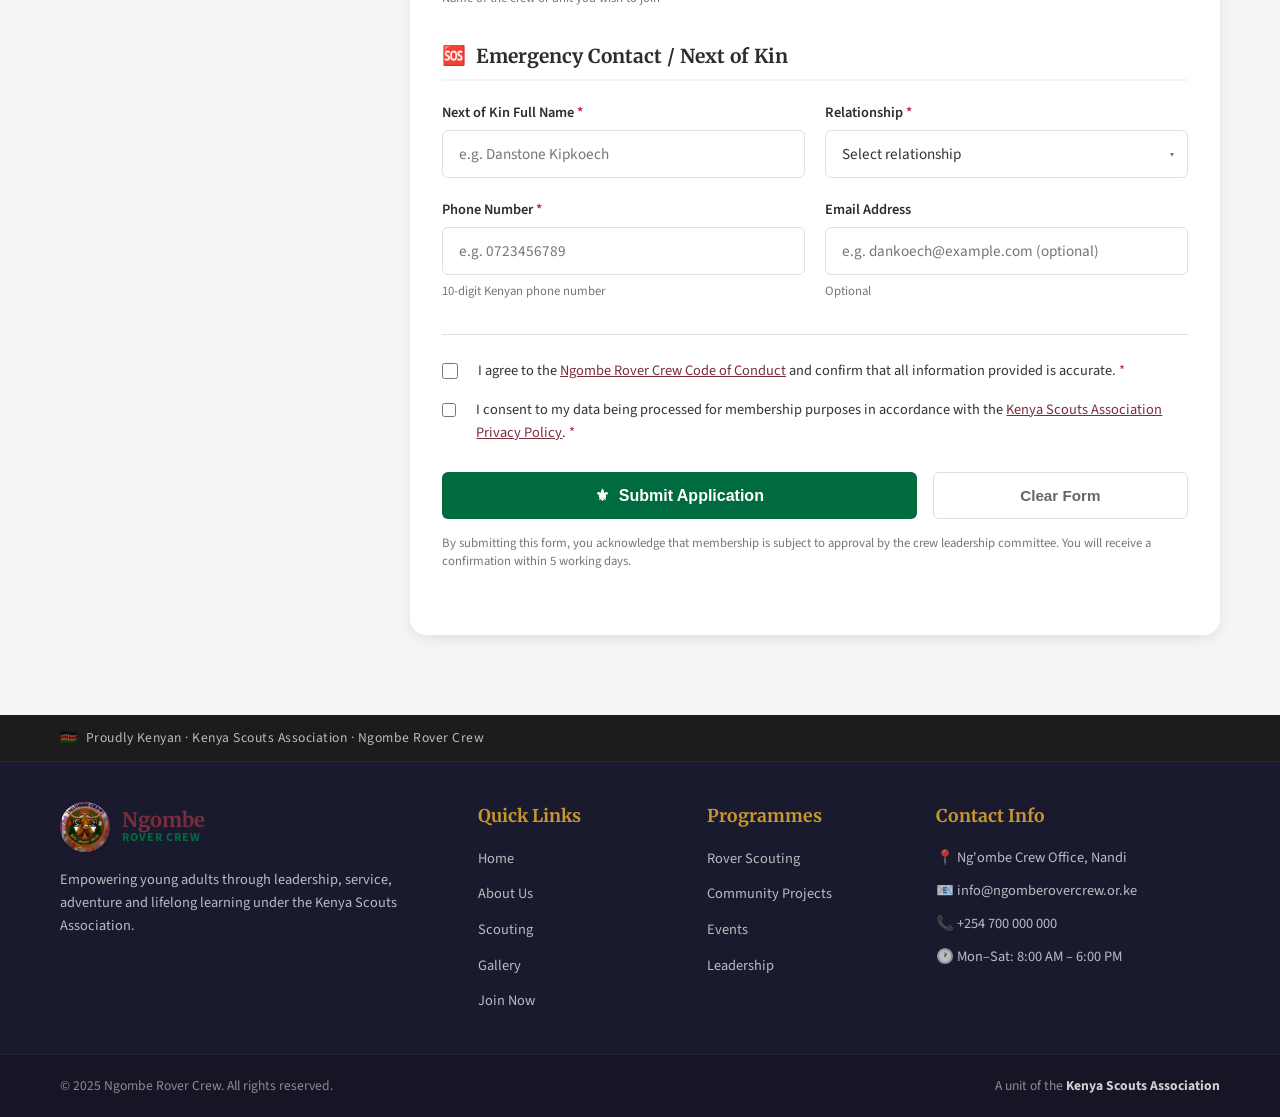
<file: join.html>
<!DOCTYPE html>
<html lang="en">
<head>
    <meta charset="UTF-8">
    <meta name="viewport" content="width=device-width, initial-scale=1.0">
    <title>Join Now — Ngombe Rover Crew</title>
    <link rel="stylesheet" href="join.css">
    <link rel="preconnect" href="https://fonts.googleapis.com">
    <link href="https://fonts.googleapis.com/css2?family=Merriweather:wght@400;700;900&family=Source+Sans+3:wght@300;400;500;600;700&display=swap" rel="stylesheet">
</head>
<body>

    <!-- ============ TOP BAR ============ -->
    <div class="top-bar">
        <div class="container top-bar-inner">
            <div class="top-bar-left">
                <span>⚜ Kenya Scouts Association</span>
                <span class="top-divider">|</span>
                <span>Ngombe Rover Crew</span>
            </div>
            <div class="top-bar-right">
                <a href="mailto:info@ngomberovercrew.or.ke">📧 info@ngomberovercrew.or.ke</a>
                <a href="tel:+254700000000">📞 +254 700 000 000</a>
            </div>
        </div>
    </div>

    <!-- ============ NAVIGATION ============ -->
    <input type="checkbox" id="menuToggle" class="menu-toggle-input" aria-hidden="true">
    <nav class="navbar">
        <div class="container nav-container">
            <a class="nav-brand" href="index.html">
                <div class="scout-crest">
                 <img src="image/logo.png" alt="Ngombe Rover Crew Logo">
         </div>
                <div class="logo-text">
                    <strong>Ngombe</strong>
                    <small>Rover Crew</small>
                </div>
            </a>
            <label for="menuToggle" class="menu-toggle" aria-label="Toggle menu">
                <span></span><span></span><span></span>
            </label>
            <ul class="nav-menu">
                <li><a href="index.html" class="nav-link">Home</a></li>
                <li><a href="index.html#about" class="nav-link">About Us</a></li>
                <li><a href="index.html#scouting" class="nav-link">Scouting</a></li>
                <li><a href="index.html#gallery" class="nav-link">Gallery</a></li>
                <li><a href="index.html#contact" class="nav-link">Contact</a></li>
            </ul>
            <div class="nav-actions">
                <a href="login.html" class="nav-link-text">Login</a>
                <a href="join.html" class="btn-join-nav">Join Now</a>
            </div>
        </div>
    </nav>

    <!-- ============ PAGE HEADER ============ -->
    <section class="page-header">
        <div class="page-header-bg"></div>
        <div class="page-header-overlay"></div>
        <div class="container page-header-content">
            <div class="page-header-crest">⚜</div>
            <h1>Join Ngombe Rover Crew</h1>
            <p>Become part of a movement that builds leaders, serves communities and creates lasting friendships.</p>
            <div class="page-breadcrumb">
                <a href="index.html">Home</a>
                <span>/</span>
                <a href="join.html">Join Now</a>
            </div>
        </div>
        <div class="page-header-wave">
            <svg xmlns="http://www.w3.org/2000/svg" viewBox="0 0 1440 80" preserveAspectRatio="none">
                <path fill="#f5f5f5" d="M0,48L80,42.7C160,37,320,27,480,32C640,37,800,59,960,64C1120,69,1280,59,1360,53.3L1440,48L1440,80L1360,80C1280,80,1120,80,960,80C800,80,640,80,480,80C320,80,160,80,80,80L0,80Z"/>
            </svg>
        </div>
    </section>

    <!-- ============ JOIN FORM SECTION ============ -->
    <section class="join-section">
        <div class="container">
            <div class="join-layout">

                <!-- Left Sidebar -->
                <aside class="join-sidebar">
                    <div class="sidebar-card">
                        <div class="sidebar-crest">⚜</div>
                        <h3>Why Join Us?</h3>
                        <ul class="sidebar-benefits">
                            <li>
                                <span class="benefit-icon">⚑</span>
                                <div>
                                    <strong>Leadership Skills</strong>
                                    <p>Develop confidence and decision-making abilities</p>
                                </div>
                            </li>
                            <li>
                                <span class="benefit-icon">⚑</span>
                                <div>
                                    <strong>Community Service</strong>
                                    <p>Make a real difference in your community</p>
                                </div>
                            </li>
                            <li>
                                <span class="benefit-icon">⚑</span>
                                <div>
                                    <strong>Adventure & Camping</strong>
                                    <p>Outdoor expeditions and survival training</p>
                                </div>
                            </li>
                            <li>
                                <span class="benefit-icon">⚑</span>
                                <div>
                                    <strong>Certification</strong>
                                    <p>Earn recognised scouting badges and awards</p>
                                </div>
                            </li>
                            <li>
                                <span class="benefit-icon">⚑</span>
                                <div>
                                    <strong>Networking</strong>
                                    <p>Connect with scouts across Kenya and beyond</p>
                                </div>
                            </li>
                        </ul>
                    </div>

                    <div class="sidebar-notice">
                        <div class="notice-icon">ℹ</div>
                        <p><strong>Requirements:</strong> You must be aged 18–26 years, a Kenyan citizen, and passionate about service and leadership.</p>
                    </div>

                    <div class="sidebar-contact">
                        <p>Need help?</p>
                        <a href="tel:+254700000000" class="sidebar-phone">📞 +254 700 000 000</a>
                        <a href="mailto:info@ngomberovercrew.or.ke" class="sidebar-email">📧 info@ngomberovercrew.or.ke</a>
                    </div>
                </aside>

                <!-- Form -->
                <div class="join-form-wrapper">
                    <div class="form-card">
                        <div class="form-card-header">
                            <h2>Personal Information</h2>
                            <p>Please fill in all fields accurately. Fields marked with <span class="required-star">*</span> are required.</p>
                        </div>

                        <form class="join-form" action="#" method="post" novalidate>

                            <!-- Step Indicator -->
                            <div class="step-indicator">
                                <div class="step active">
                                    <span class="step-num">1</span>
                                    <span class="step-label">Personal Details</span>
                                </div>
                                <div class="step-line"></div>
                                <div class="step">
                                    <span class="step-num">2</span>
                                    <span class="step-label">Location & Unit</span>
                                </div>
                                <div class="step-line"></div>
                                <div class="step">
                                    <span class="step-num">3</span>
                                    <span class="step-label">Emergency Contact</span>
                                </div>
                            </div>

                            <!-- SECTION 1: Personal Details -->
                            <div class="form-section">
                                <div class="form-section-title">
                                    <span class="section-icon">👤</span>
                                    <h3>Personal Details</h3>
                                </div>

                                <div class="form-row">
                                    <div class="form-group full-width">
                                        <label for="fullName">Full Name <span class="required-star">*</span></label>
                                        <input type="text" id="fullName" name="fullName" placeholder="e.g. Koech Victor" required>
                                        <span class="form-hint">Enter your name as it appears on your ID</span>
                                    </div>
                                </div>

                                <div class="form-row">
                                    <div class="form-group">
                                        <label for="idNumber">ID Number <span class="required-star">*</span></label>
                                        <input type="text" id="idNumber" name="idNumber" placeholder="e.g. 12345678" required maxlength="8" pattern="[0-9]{8}">
                                        <span class="form-hint">8-digit national identification number</span>
                                    </div>
                                    <div class="form-group">
                                        <label for="dateOfBirth">Date of Birth <span class="required-star">*</span></label>
                                        <input type="date" id="dateOfBirth" name="dateOfBirth" required>
                                        <span class="form-hint">You must be between 18–26 years</span>
                                    </div>
                                </div>

                                <div class="form-row">
                                    <div class="form-group">
                                        <label for="gender">Gender <span class="required-star">*</span></label>
                                        <div class="select-wrapper">
                                            <select id="gender" name="gender" required>
                                                <option value="" disabled selected>Select gender</option>
                                                <option value="male">Male</option>
                                                <option value="female">Female</option>
                                            </select>
                                            <span class="select-arrow">▾</span>
                                        </div>
                                    </div>
                                    <div class="form-group">
                                        <label for="phone">Phone Number <span class="required-star">*</span></label>
                                        <input type="tel" id="phone" name="phone" placeholder="e.g. 0712345678" required pattern="0[0-9]{9}">
                                        <span class="form-hint">10-digit Kenyan phone number</span>
                                    </div>
                                </div>

                                <div class="form-row">
                                    <div class="form-group full-width">
                                        <label for="email">Email Address <span class="required-star">*</span></label>
                                        <input type="email" id="email" name="email" placeholder="e.g. jeff@example.com" required>
                                        <span class="form-hint">We will use this for communication and updates</span>
                                    </div>
                                </div>
                            </div>

                            <!-- SECTION 2: Location & Unit -->
                            <div class="form-section">
                                <div class="form-section-title">
                                    <span class="section-icon">📍</span>
                                    <h3>Location & Scout Unit</h3>
                                </div>

                                <div class="form-row">
                                    <div class="form-group">
                                        <label for="county">County <span class="required-star">*</span></label>
                                        <div class="select-wrapper">
                                            <select id="county" name="county" required>
                                                <option value="" disabled selected>Select county</option>
                                                <option value="nairobi">Nairobi</option>
                                                <option value="kiambu">Kiambu</option>
                                                <option value="nakuru">Nakuru</option>
                                                <option value="mombasa">Mombasa</option>
                                                <option value="kisumu">Kisumu</option>
                                                <option value="uasin-gishu">Uasin Gishu</option>
                                                <option value="machakos">Machakos</option>
                                                <option value="kakamega">Kakamega</option>
                                                <option value="meru">Meru</option>
                                                <option value="nyeri">Nyeri</option>
                                                <option value="muranga">Murang'a</option>
                                                <option value="kirinyaga">Kirinyaga</option>
                                                <option value="embu">Embu</option>
                                                <option value="tharaka-nithi">Tharaka-Nithi</option>
                                                <option value="kitui">Kitui</option>
                                                <option value="makueni">Makueni</option>
                                                <option value="kajiado">Kajiado</option>
                                                <option value="laikipia">Laikipia</option>
                                                <option value="nandi">Nandi</option>
                                                <option value="bomet">Bomet</option>
                                                <option value="kericho">Kericho</option>
                                                <option value="bungoma">Bungoma</option>
                                                <option value="trans-nzoia">Trans Nzoia</option>
                                                <option value="nyamira">Nyamira</option>
                                                <option value="kisii">Kisii</option>
                                                <option value="homa-bay">Homa Bay</option>
                                                <option value="migori">Migori</option>
                                                <option value="siaya">Siaya</option>
                                                <option value="busia">Busia</option>
                                                <option value="vihiga">Vihiga</option>
                                                <option value="west-pokot">West Pokot</option>
                                                <option value="samburu">Samburu</option>
                                                <option value="turkana">Turkana</option>
                                                <option value="marsabit">Marsabit</option>
                                                <option value="isiolo">Isiolo</option>
                                                <option value="garissa">Garissa</option>
                                                <option value="wajir">Wajir</option>
                                                <option value="mandera">Mandera</option>
                                                <option value="lamu">Lamu</option>
                                                <option value="tana-river">Tana River</option>
                                                <option value="kilifi">Kilifi</option>
                                                <option value="kwale">Kwale</option>
                                                <option value="taita-taveta">Taita-Taveta</option>
                                                <option value="narok">Narok</option>
                                                <option value="kwen">Kwen</option>
                                                <option value="elgeyo-marakwet">Elgeyo-Marakwet</option>
                                                <option value="nyandarua">Nyandarua</option>
                                                <option value="baringo">Baringo</option>
                                            </select>
                                            <span class="select-arrow">▾</span>
                                        </div>
                                    </div>
                                    <div class="form-group">
                                        <label for="subCounty">Sub-County <span class="required-star">*</span></label>
                                        <input type="text" id="subCounty" name="subCounty" placeholder="e.g. Mosop" required>
                                        <span class="form-hint">Enter your sub-county or constituency</span>
                                    </div>
                                </div>

                                <div class="form-row">
                                    <div class="form-group full-width">
                                        <label for="crewName">Rover Crew / Scout Unit Name <span class="required-star">*</span></label>
                                        <input type="text" id="crewName" name="crewName" placeholder="e.g. Ngombe Rover Crew" required>
                                        <span class="form-hint">Name of the crew or unit you wish to join</span>
                                    </div>
                                </div>
                            </div>

                            <!-- SECTION 3: Emergency Contact -->
                            <div class="form-section">
                                <div class="form-section-title">
                                    <span class="section-icon">🆘</span>
                                    <h3>Emergency Contact / Next of Kin</h3>
                                </div>

                                <div class="form-row">
                                    <div class="form-group">
                                        <label for="kinName">Next of Kin Full Name <span class="required-star">*</span></label>
                                        <input type="text" id="kinName" name="kinName" placeholder="e.g. Danstone Kipkoech" required>
                                    </div>
                                    <div class="form-group">
                                        <label for="kinRelationship">Relationship <span class="required-star">*</span></label>
                                        <div class="select-wrapper">
                                            <select id="kinRelationship" name="kinRelationship" required>
                                                <option value="" disabled selected>Select relationship</option>
                                                <option value="parent">Parent</option>
                                                <option value="spouse">Spouse</option>
                                                <option value="sibling">Sibling</option>
                                                <option value="guardian">Guardian</option>
                                                <option value="other">Other</option>
                                            </select>
                                            <span class="select-arrow">▾</span>
                                        </div>
                                    </div>
                                </div>

                                <div class="form-row">
                                    <div class="form-group">
                                        <label for="kinPhone">Phone Number <span class="required-star">*</span></label>
                                        <input type="tel" id="kinPhone" name="kinPhone" placeholder="e.g. 0723456789" required pattern="0[0-9]{9}">
                                        <span class="form-hint">10-digit Kenyan phone number</span>
                                    </div>
                                    <div class="form-group">
                                        <label for="kinEmail">Email Address</label>
                                        <input type="email" id="kinEmail" name="kinEmail" placeholder="e.g. dankoech@example.com (optional)">
                                        <span class="form-hint">Optional</span>
                                    </div>
                                </div>
                            </div>

                            <!-- Terms & Submit -->
                            <div class="form-section form-footer-section">
                                <div class="form-terms">
                                    <label class="checkbox-label">
                                        <input type="checkbox" name="terms" required class="checkbox-input">
                                        <span class="checkbox-custom"></span>
                                        <span class="checkbox-text">I agree to the <a href="policy.html" class="terms-link">Ngombe Rover Crew Code of Conduct</a> and confirm that all information provided is accurate. <span class="required-star">*</span></span>
                                    </label>
                                </div>

                                <div class="form-terms">
                                    <label class="checkbox-label">
                                        <input type="checkbox" name="consent" required class="checkbox-input">
                                        <span class="checkbox-custom"></span>
                                        <span class="checkbox-text">I consent to my data being processed for membership purposes in accordance with the <a href="https://kenyascouts.org/policies/" target="_blank" class="terms-link">Kenya Scouts Association Privacy Policy</a>. <span class="required-star">*</span></span>
                                    </label>
                                </div>

                                <div class="form-submit-row">
                                    <button type="submit" class="btn-submit">
                                        <span class="submit-icon">⚜</span>
                                        Submit Application
                                    </button>
                                    <button type="reset" class="btn-reset">Clear Form</button>
                                </div>

                                <p class="form-disclaimer">By submitting this form, you acknowledge that membership is subject to approval by the crew leadership committee. You will receive a confirmation within 5 working days.</p>
                            </div>

                        </form>
                    </div>
                </div>

            </div>
        </div>
    </section>

    <!-- ============ FOOTER ============ -->
    <footer class="footer">
        <div class="footer-top-bar">
            <div class="container footer-kenya-bar">
                <span>🇰🇪</span>
                <span>Proudly Kenyan · Kenya Scouts Association · Ngombe Rover Crew</span>
            </div>
        </div>
        <div class="container">
            <div class="footer-grid">
                <div class="footer-about">
                    <a class="nav-brand" href="index.html">
                        <div class="scout-crest">
                 <img src="image/logo.png" alt="Ngombe Rover Crew Logo">
            </div>
                        <div class="logo-text">
                            <strong>Ngombe</strong>
                            <small>Rover Crew</small>
                        </div>
                    </a>
                    <p>Empowering young adults through leadership, service, adventure and lifelong learning under the Kenya Scouts Association.</p>
                </div>
                <div class="footer-col">
                    <h4>Quick Links</h4>
                    <ul>
                        <li><a href="index.html">Home</a></li>
                        <li><a href="index.html#about">About Us</a></li>
                        <li><a href="index.html#scouting">Scouting</a></li>
                        <li><a href="index.html#gallery">Gallery</a></li>
                        <li><a href="join.html">Join Now</a></li>
                    </ul>
                </div>
                <div class="footer-col">
                    <h4>Programmes</h4>
                    <ul>
                        <li><a href="index.html#scouting">Rover Scouting</a></li>
                        <li><a href="index.html#projects">Community Projects</a></li>
                        <li><a href="index.html#events">Events</a></li>
                        <li><a href="index.html#leaders">Leadership</a></li>
                    </ul>
                </div>
                <div class="footer-col">
                    <h4>Contact Info</h4>
                    <ul class="footer-contact-list">
                        <li>📍 Ng'ombe Crew Office, Nandi</li>
                        <li>📧 info@ngomberovercrew.or.ke</li>
                        <li>📞 +254 700 000 000</li>
                        <li>🕐 Mon–Sat: 8:00 AM – 6:00 PM</li>
                    </ul>
                </div>
            </div>
        </div>
        <div class="footer-bottom">
            <div class="container footer-bottom-inner">
                <p>© 2025 Ngombe Rover Crew. All rights reserved.</p>
                <p>A unit of the <strong>Kenya Scouts Association</strong></p>
            </div>
        </div>
    </footer>

</body>
</html>
</file>
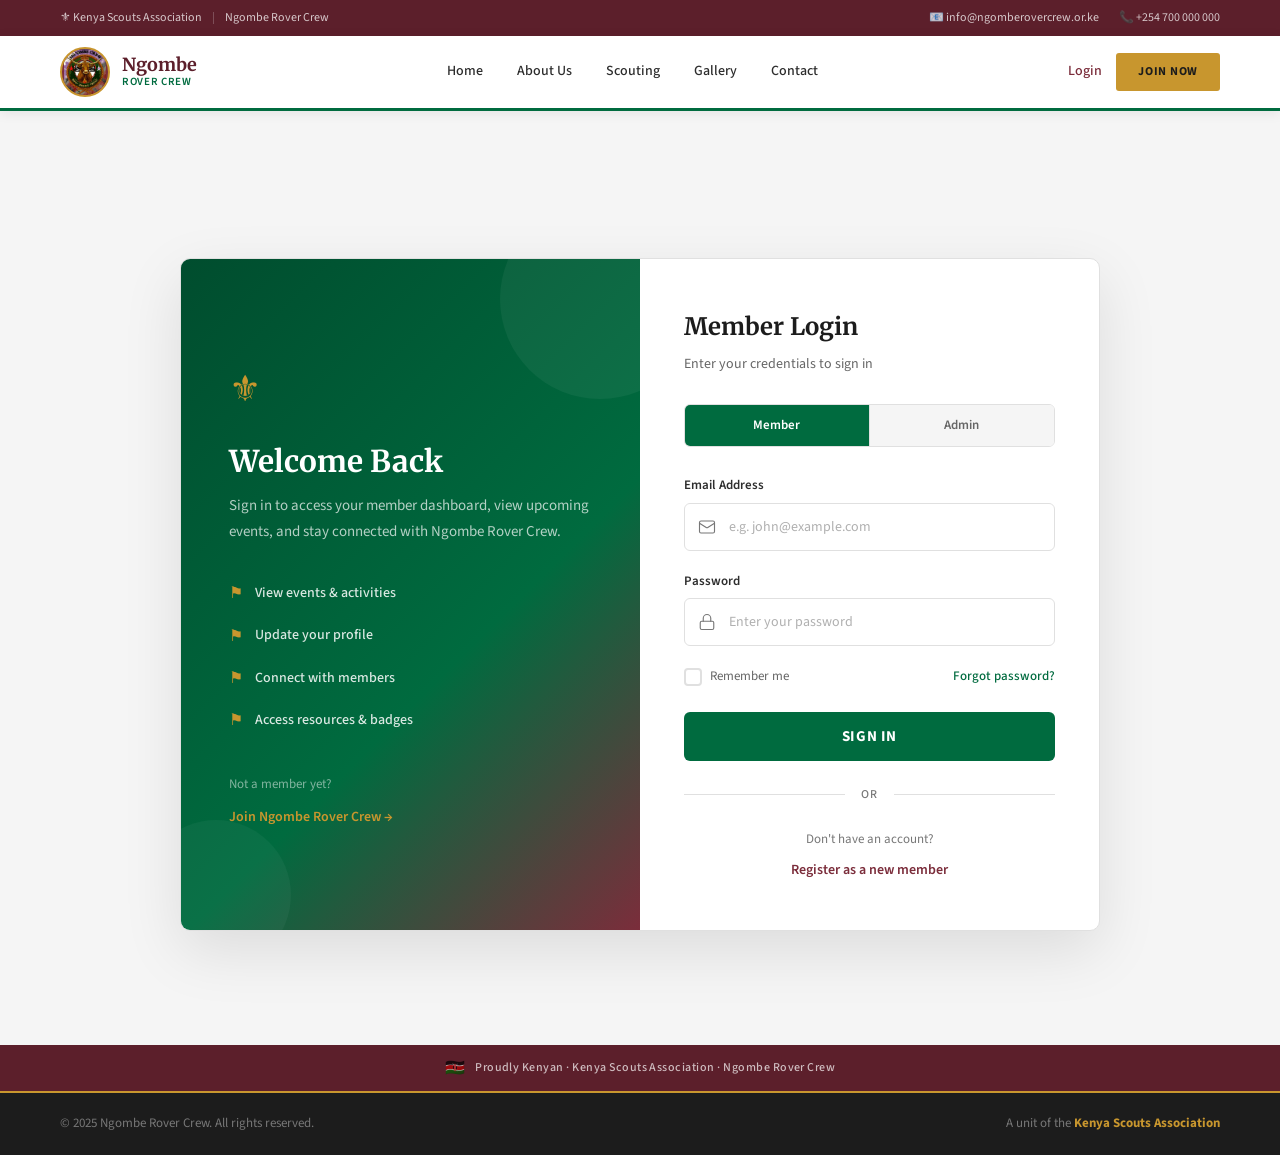
<file: login.html>
<!DOCTYPE html>
<html lang="en">
<head>
    <meta charset="UTF-8">
    <meta name="viewport" content="width=device-width, initial-scale=1.0">
    <title>Login — Ngombe Rover Crew</title>
    <link rel="stylesheet" href="login.css">
    <link rel="preconnect" href="https://fonts.googleapis.com">
    <link href="https://fonts.googleapis.com/css2?family=Merriweather:wght@400;700;900&family=Source+Sans+3:wght@300;400;500;600;700&display=swap" rel="stylesheet">
</head>
<body>

    <!-- ============ TOP BAR ============ -->
    <div class="top-bar">
        <div class="container top-bar-inner">
            <div class="top-bar-left">
                <span>⚜ Kenya Scouts Association</span>
                <span class="top-divider">|</span>
                <span>Ngombe Rover Crew</span>
            </div>
            <div class="top-bar-right">
                <a href="mailto:info@ngomberovercrew.or.ke">📧 info@ngomberovercrew.or.ke</a>
                <a href="tel:+254700000000">📞 +254 700 000 000</a>
            </div>
        </div>
    </div>

    <!-- ============ NAVIGATION ============ -->
    <input type="checkbox" id="menuToggle" class="menu-toggle-input" aria-hidden="true">
    <nav class="navbar">
        <div class="container nav-container">
            <a class="nav-brand" href="index.html">
                <div class="scout-crest">
                 <img src="image/logo.png" alt="Ngombe Rover Crew Logo">
             </div>
                <div class="logo-text">
                    <strong>Ngombe</strong>
                    <small>Rover Crew</small>
                </div>
            </a>
            <label for="menuToggle" class="menu-toggle" aria-label="Toggle menu">
                <span></span><span></span><span></span>
            </label>
            <ul class="nav-menu">
                <li><a href="index.html" class="nav-link">Home</a></li>
                <li><a href="index.html#about" class="nav-link">About Us</a></li>
                <li><a href="index.html#scouting" class="nav-link">Scouting</a></li>
                <li><a href="index.html#gallery" class="nav-link">Gallery</a></li>
                <li><a href="index.html#contact" class="nav-link">Contact</a></li>
            </ul>
            <div class="nav-actions">
                <a href="login.html" class="nav-link-text active-link">Login</a>
                <a href="join.html" class="btn-join-nav">Join Now</a>
            </div>
        </div>
    </nav>

    <!-- ============ LOGIN SECTION ============ -->
    <section class="login-page">
        <div class="login-bg"></div>
        <div class="login-overlay"></div>

        <div class="login-container">
            <!-- Left Panel -->
            <div class="login-left">
                <div class="login-left-content">
                    <div class="login-crest">⚜</div>
                    <h1>Welcome Back</h1>
                    <p>Sign in to access your member dashboard, view upcoming events, and stay connected with Ngombe Rover Crew.</p>

                    <div class="login-features">
                        <div class="login-feature">
                            <span class="lf-icon">⚑</span>
                            <span>View events & activities</span>
                        </div>
                        <div class="login-feature">
                            <span class="lf-icon">⚑</span>
                            <span>Update your profile</span>
                        </div>
                        <div class="login-feature">
                            <span class="lf-icon">⚑</span>
                            <span>Connect with members</span>
                        </div>
                        <div class="login-feature">
                            <span class="lf-icon">⚑</span>
                            <span>Access resources & badges</span>
                        </div>
                    </div>

                    <div class="login-left-footer">
                        <p>Not a member yet?</p>
                        <a href="join.html" class="btn-join-link">Join Ngombe Rover Crew →</a>
                    </div>
                </div>
            </div>

            <!-- Right Panel — Form -->
            <div class="login-right">
                <div class="login-form-card">
                    <div class="form-header">
                        <h2>Member Login</h2>
                        <p>Enter your credentials to sign in</p>
                    </div>

                    <form class="login-form" action="#" method="post">

                        <!-- Role Toggle -->
                        <div class="role-toggle">
                            <label class="role-option">
                                <input type="radio" name="role" value="member" checked class="role-radio">
                                <span class="role-label">Member</span>
                            </label>
                            <label class="role-option">
                                <input type="radio" name="role" value="admin" class="role-radio">
                                <span class="role-label">Admin</span>
                            </label>
                        </div>

                        <div class="field-group">
                            <label for="loginEmail">Email Address</label>
                            <div class="input-icon-wrap">
                                <span class="input-icon">
                                    <svg width="18" height="18" viewBox="0 0 24 24" fill="none" stroke="currentColor" stroke-width="1.5" stroke-linecap="round" stroke-linejoin="round"><rect x="2" y="4" width="20" height="16" rx="2"/><path d="m22 7-8.97 5.7a1.94 1.94 0 0 1-2.06 0L2 7"/></svg>
                                </span>
                                <input type="email" id="loginEmail" name="email" placeholder="e.g. john@example.com" required>
                            </div>
                        </div>

                        <div class="field-group">
                            <label for="loginPassword">Password</label>
                            <div class="input-icon-wrap">
                                <span class="input-icon">
                                    <svg width="18" height="18" viewBox="0 0 24 24" fill="none" stroke="currentColor" stroke-width="1.5" stroke-linecap="round" stroke-linejoin="round"><rect width="18" height="11" x="3" y="11" rx="2" ry="2"/><path d="M7 11V7a5 5 0 0 1 10 0v4"/></svg>
                                </span>
                                <input type="password" id="loginPassword" name="password" placeholder="Enter your password" required>
                            </div>
                        </div>

                        <div class="form-options">
                            <label class="remember-label">
                                <input type="checkbox" name="remember" class="checkbox-input">
                                <span class="checkbox-custom"></span>
                                <span>Remember me</span>
                            </label>
                            <a href="#" class="forgot-link">Forgot password?</a>
                        </div>

                        <button type="submit" class="btn-login">
                            Sign In
                        </button>

                        <div class="form-divider">
                            <span>or</span>
                        </div>

                        <div class="login-alt-links">
                            <p>Don't have an account?</p>
                            <a href="join.html" class="register-link">Register as a new member</a>
                        </div>

                    </form>
                </div>
            </div>
        </div>
    </section>

    <!-- ============ FOOTER ============ -->
    <footer class="footer">
        <div class="footer-top-bar">
            <div class="container footer-kenya-bar">
                <span>🇰🇪</span>
                <span>Proudly Kenyan · Kenya Scouts Association · Ngombe Rover Crew</span>
            </div>
        </div>
        <div class="footer-bottom-simple">
            <div class="container footer-bottom-inner">
                <p>© 2025 Ngombe Rover Crew. All rights reserved.</p>
                <p>A unit of the <strong>Kenya Scouts Association</strong></p>
            </div>
        </div>
    </footer>

</body>
</html>
</file>
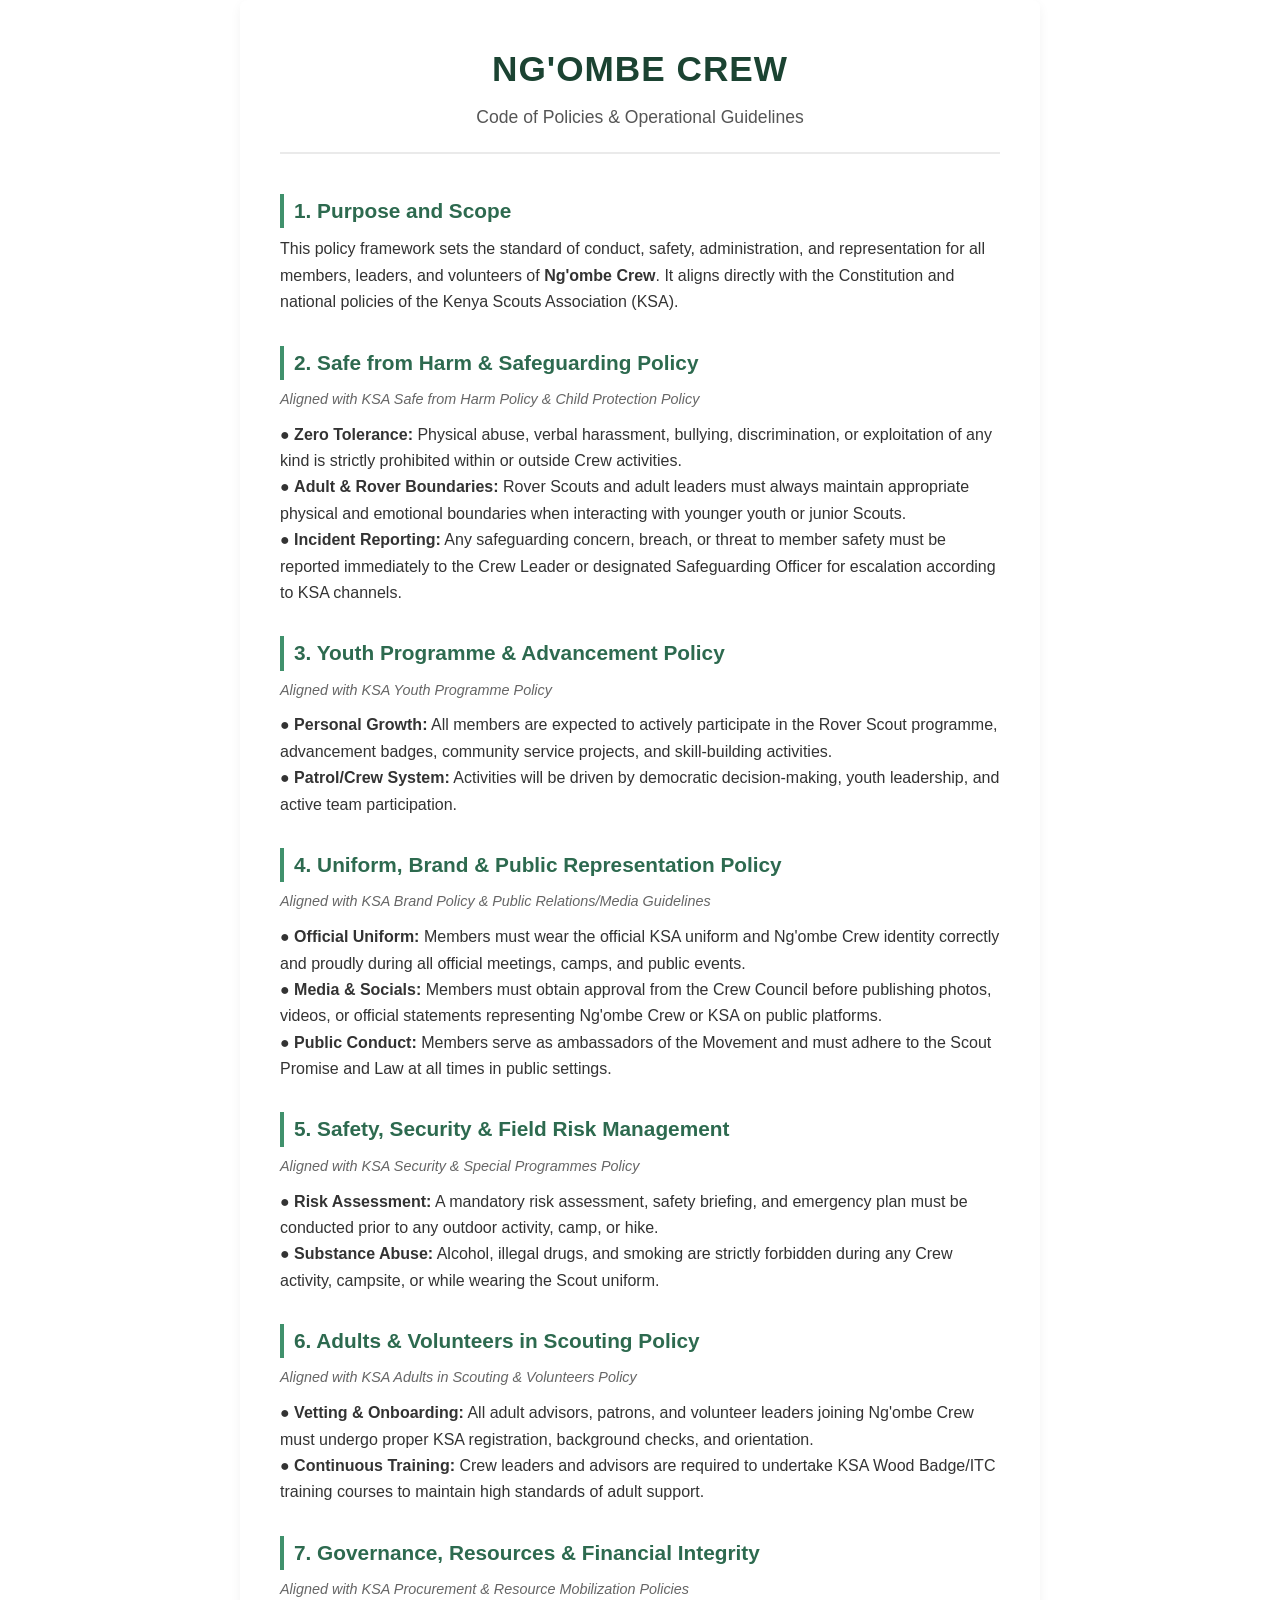
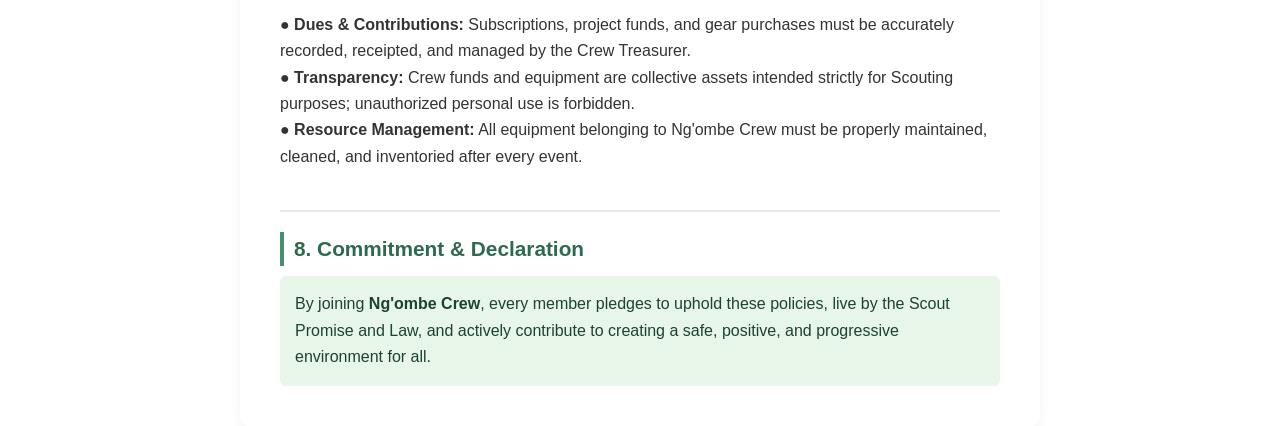
<file: policy.html>
<!DOCTYPE html>
<html lang="en">
<head>
    <meta charset="UTF-8">
    <meta name="viewport" content="width=device-width, initial-scale=1.0">
    <title>Ng'ombe Crew - Code of Policies & Operational Guidelines</title>
    <link rel="stylesheet" href="style.css">
</head>
<body>
    <main class="policy-container">
        <header class="policy-header">
            <h1>Ng'ombe Crew</h1>
            <p class="subtitle">Code of Policies & Operational Guidelines</p>
        </header>

        <section class="policy-section">
            <h2>1. Purpose and Scope</h2>
            <p>This policy framework sets the standard of conduct, safety, administration, and representation for all members, leaders, and volunteers of <strong>Ng'ombe Crew</strong>. It aligns directly with the Constitution and national policies of the Kenya Scouts Association (KSA).</p>
        </section>

        <section class="policy-section">
            <h2>2. Safe from Harm & Safeguarding Policy</h2>
            <p class="alignment-note"><em>Aligned with KSA Safe from Harm Policy & Child Protection Policy</em></p>
            <ul>
                <li>&#9679 <strong>Zero Tolerance:</strong> Physical abuse, verbal harassment, bullying, discrimination, or exploitation of any kind is strictly prohibited within or outside Crew activities.</li>
                <li>&#9679 <strong>Adult & Rover Boundaries:</strong> Rover Scouts and adult leaders must always maintain appropriate physical and emotional boundaries when interacting with younger youth or junior Scouts.</li>
                <li>&#9679  <strong>Incident Reporting:</strong> Any safeguarding concern, breach, or threat to member safety must be reported immediately to the Crew Leader or designated Safeguarding Officer for escalation according to KSA channels.</li>
            </ul>
        </section>

        <section class="policy-section">
            <h2>3. Youth Programme & Advancement Policy</h2>
            <p class="alignment-note"><em>Aligned with KSA Youth Programme Policy</em></p>
            <ul>
                <li>&#9679 <strong>Personal Growth:</strong> All members are expected to actively participate in the Rover Scout programme, advancement badges, community service projects, and skill-building activities.</li>
                <li>&#9679 <strong>Patrol/Crew System:</strong> Activities will be driven by democratic decision-making, youth leadership, and active team participation.</li>
            </ul>
        </section>

        <section class="policy-section">
            <h2>4. Uniform, Brand & Public Representation Policy</h2>
            <p class="alignment-note"><em>Aligned with KSA Brand Policy & Public Relations/Media Guidelines</em></p>
            <ul>
                <li>&#9679 <strong>Official Uniform:</strong> Members must wear the official KSA uniform and Ng'ombe Crew identity correctly and proudly during all official meetings, camps, and public events.</li>
                <li>&#9679 <strong>Media & Socials:</strong> Members must obtain approval from the Crew Council before publishing photos, videos, or official statements representing Ng'ombe Crew or KSA on public platforms.</li>
                <li>&#9679 <strong>Public Conduct:</strong> Members serve as ambassadors of the Movement and must adhere to the Scout Promise and Law at all times in public settings.</li>
            </ul>
        </section>

        <section class="policy-section">
            <h2>5. Safety, Security & Field Risk Management</h2>
            <p class="alignment-note"><em>Aligned with KSA Security & Special Programmes Policy</em></p>
            <ul>
                <li>&#9679 <strong>Risk Assessment:</strong> A mandatory risk assessment, safety briefing, and emergency plan must be conducted prior to any outdoor activity, camp, or hike.</li>
                <li>&#9679 <strong>Substance Abuse:</strong> Alcohol, illegal drugs, and smoking are strictly forbidden during any Crew activity, campsite, or while wearing the Scout uniform.</li>
            </ul>
        </section>

        <section class="policy-section">
            <h2>6. Adults & Volunteers in Scouting Policy</h2>
            <p class="alignment-note"><em>Aligned with KSA Adults in Scouting & Volunteers Policy</em></p>
            <ul>
                <li>&#9679 <strong>Vetting & Onboarding:</strong> All adult advisors, patrons, and volunteer leaders joining Ng'ombe Crew must undergo proper KSA registration, background checks, and orientation.</li>
                <li>&#9679 <strong>Continuous Training:</strong> Crew leaders and advisors are required to undertake KSA Wood Badge/ITC training courses to maintain high standards of adult support.</li>
            </ul>
        </section>

        <section class="policy-section">
            <h2>7. Governance, Resources & Financial Integrity</h2>
            <p class="alignment-note"><em>Aligned with KSA Procurement & Resource Mobilization Policies</em></p>
            <ul>
                <li>&#9679 <strong>Dues & Contributions:</strong> Subscriptions, project funds, and gear purchases must be accurately recorded, receipted, and managed by the Crew Treasurer.</li>
                <li>&#9679 <strong>Transparency:</strong> Crew funds and equipment are collective assets intended strictly for Scouting purposes; unauthorized personal use is forbidden.</li>
                <li>&#9679 <strong>Resource Management:</strong> All equipment belonging to Ng'ombe Crew must be properly maintained, cleaned, and inventoried after every event.</li>
            </ul>
        </section>

        <footer class="policy-footer">
            <h2>8. Commitment & Declaration</h2>
            <p>By joining <strong>Ng'ombe Crew</strong>, every member pledges to uphold these policies, live by the Scout Promise and Law, and actively contribute to creating a safe, positive, and progressive environment for all.</p>
        </footer>
    </main>
</body>
</html>
</file>
<file: style.css>
/* ============================================
   NGOMBE ROVER CREW — KSA STYLE
   Kenya Scouts Association colour palette
   & institutional design language
   ============================================ */

/* ---------- COLOUR TOKENS ---------- */
:root {
    --ksa-maroon:       #7B2D3B;
    --ksa-maroon-dark:  #5C1F2B;
    --ksa-maroon-light: #ca8a9b;
    --ksa-green:        #006B3F;
    --ksa-green-dark:   #004D2E;
    --ksa-green-light:  #E8F5EE;
    --ksa-gold:         #C8962E;
    --ksa-gold-light:   #FDF6E8;
    --ksa-red:          #C41E3A;
    --ksa-navy:         #1A1A2E;
    --ksa-black:        #1C1C1C;
    --ksa-dark:         #2D2D2D;
    --ksa-text:         #333333;
    --ksa-muted:        #666666;
    --ksa-light:        #777777;
    --ksa-border:       #E0E0E0;
    --ksa-bg-light:     #F5F5F5;
    --ksa-white:        #FFFFFF;
    --font-heading:     'Merriweather', Georgia, 'Times New Roman', serif;
    --font-body:        'Source Sans 3', 'Segoe UI', Tahoma, sans-serif;
}

/* ---------- RESET ---------- */
*, *::before, *::after {
    margin: 0;
    padding: 0;
    box-sizing: border-box;
}

html {
    scroll-behavior: smooth;
    scroll-padding-top: 130px;
}

body {
    font-family: var(--font-body);
    color: var(--ksa-text);
    background: var(--ksa-white);
    line-height: 1.65;
    overflow-x: hidden;
    -webkit-font-smoothing: antialiased;
}

img { max-width: 100%; height: auto; display: block; }
a   { text-decoration: none; color: inherit; transition: color 0.2s; }
ul  { list-style: none; }

.container {
    max-width: 1200px;
    margin: 0 auto;
    padding: 0 20px;
}

.text-muted { color: var(--ksa-muted); }

/* ---------- BUTTONS ---------- */
.btn-primary {
    display: inline-flex;
    align-items: center;
    justify-content: center;
    padding: 13px 34px;
    background: var(--ksa-green);
    color: #fff;
    font-family: var(--font-body);
    font-size: 14px;
    font-weight: 600;
    border-radius: 4px;
    border: none;
    letter-spacing: 0.03em;
    text-transform: uppercase;
    transition: all 0.25s;
    cursor: pointer;
}
.btn-primary:hover {
    background: var(--ksa-green-dark);
    box-shadow: 0 4px 14px rgba(0, 107, 63, 0.3);
    transform: translateY(-1px);
}

.btn-hero-primary {
    display: inline-flex;
    align-items: center;
    justify-content: center;
    padding: 16px 40px;
    background: var(--ksa-green);
    color: #fff;
    font-family: var(--font-body);
    font-size: 15px;
    font-weight: 700;
    border-radius: 4px;
    border: none;
    letter-spacing: 0.05em;
    text-transform: uppercase;
    transition: all 0.25s;
    cursor: pointer;
}
.btn-hero-primary:hover {
    background: var(--ksa-green-dark);
    transform: translateY(-2px);
    box-shadow: 0 8px 24px rgba(0, 107, 63, 0.35);
}

.btn-hero-secondary {
    display: inline-flex;
    align-items: center;
    justify-content: center;
    padding: 16px 40px;
    background: transparent;
    color: #fff;
    font-family: var(--font-body);
    font-size: 15px;
    font-weight: 600;
    border-radius: 4px;
    border: 2px solid rgba(255,255,255,0.5);
    letter-spacing: 0.05em;
    text-transform: uppercase;
    transition: all 0.25s;
    cursor: pointer;
}
.btn-hero-secondary:hover {
    background: rgba(255,255,255,0.12);
    border-color: #fff;
}

.btn-join-nav {
    display: inline-flex;
    align-items: center;
    justify-content: center;
    padding: 9px 22px;
    background: var(--ksa-gold);
    color: var(--ksa-black);
    font-family: var(--font-body);
    font-size: 12px;
    font-weight: 700;
    border-radius: 3px;
    border: none;
    letter-spacing: 0.06em;
    text-transform: uppercase;
    transition: all 0.25s;
    cursor: pointer;
}
.btn-join-nav:hover {
    background: #b8861f;
    transform: translateY(-1px);
    box-shadow: 0 3px 10px rgba(200, 150, 46, 0.3);
}

.btn-event {
    display: inline-flex;
    align-items: center;
    justify-content: center;
    padding: 8px 22px;
    background: var(--ksa-maroon);
    color: #fff;
    font-family: var(--font-body);
    font-size: 12px;
    font-weight: 600;
    border-radius: 3px;
    border: none;
    letter-spacing: 0.04em;
    text-transform: uppercase;
    transition: all 0.25s;
    cursor: pointer;
}
.btn-event:hover {
    background: var(--ksa-maroon-dark);
}

.btn-newsletter {
    padding: 14px 28px;
    background: var(--ksa-gold);
    color: var(--ksa-black);
    font-family: var(--font-body);
    font-size: 13px;
    font-weight: 700;
    border: none;
    border-radius: 3px;
    letter-spacing: 0.05em;
    text-transform: uppercase;
    cursor: pointer;
    transition: background 0.2s;
    white-space: nowrap;
}
.btn-newsletter:hover { background: #b8861f; }

.btn-cta {
    display: inline-flex;
    align-items: center;
    justify-content: center;
    padding: 18px 52px;
    background: var(--ksa-gold);
    color: var(--ksa-black);
    font-family: var(--font-body);
    font-size: 16px;
    font-weight: 700;
    border-radius: 4px;
    border: none;
    letter-spacing: 0.06em;
    text-transform: uppercase;
    transition: all 0.25s;
    cursor: pointer;
}
.btn-cta:hover {
    background: #b8861f;
    transform: translateY(-2px);
    box-shadow: 0 10px 30px rgba(200, 150, 46, 0.35);
}
/* logo */
.scout-crest {
    width: 70px;
    height: 70px;
    display: flex;
    align-items: center;
    justify-content: center;
    overflow: hidden;
}

.scout-crest img {
    width: 100%;
    height: 100%;
    object-fit: contain;
}

/* .scout-crest img {
    width: 70px;
    height: 70px;
    object-fit: contain;
    filter: drop-shadow(0 4px 6px rgba(0,0,0,0.3));
} */

/* ---------- SECTION COMMON ---------- */
.section { padding: 80px 0; }
.bg-white { background: var(--ksa-white); }
.bg-light { background: var(--ksa-bg-light); }
.bg-dark-green { background: var(--ksa-green-dark); }
.bg-maroon-light { background: var(--ksa-maroon-light); }

.section-heading {
    text-align: center;
    max-width: 620px;
    margin: 0 auto 52px;
}
.section-heading h2 {
    font-family: var(--font-heading);
    font-size: 30px;
    font-weight: 700;
    color: var(--ksa-black);
    margin-bottom: 12px;
    line-height: 1.3;
}
.section-heading p {
    color: var(--ksa-muted);
    font-size: 15px;
    line-height: 1.7;
}
.section-heading.light h2 { color: #fff; }
.section-heading.light p { color: rgba(255,255,255,0.75); }

.section-label {
    display: flex;
    align-items: center;
    gap: 14px;
    margin-bottom: 14px;
}
.section-label.center { justify-content: center; }
.section-label span:nth-child(2) {
    font-size: 11px;
    font-weight: 700;
    color: var(--ksa-maroon);
    letter-spacing: 0.15em;
    text-transform: uppercase;
    white-space: nowrap;
}
.light-label span:nth-child(2) { color: var(--ksa-gold); }
.label-line {
    display: block;
    width: 30px;
    height: 2px;
    background: var(--ksa-maroon);
    border-radius: 1px;
}
.light-label .label-line { background: var(--ksa-gold); }

.section-cta { text-align: center; margin-top: 44px; }

/* ============================================
   TOP BAR
   ============================================ */
.top-bar {
    background: var(--ksa-maroon-dark);
    padding: 8px 0;
    font-size: 12px;
    color: rgba(255,255,255,0.75);
    border-bottom: 1px solid rgba(255,255,255,0.08);
}
.top-bar-inner {
    display: flex;
    justify-content: space-between;
    align-items: center;
}
.top-bar-left {
    display: flex;
    align-items: center;
    gap: 10px;
}
.top-divider { opacity: 0.4; }
.top-bar-right {
    display: flex;
    gap: 20px;
}
.top-bar-right a {
    color: rgba(255,255,255,0.75);
    transition: color 0.2s;
}
.top-bar-right a:hover { color: #fff; }

/* ============================================
   NAVIGATION
   ============================================ */
.menu-toggle-input { display: none; }

.navbar {
    position: fixed;
    top: 36px;
    left: 0;
    right: 0;
    z-index: 1000;
    background: var(--ksa-white);
    border-bottom: 3px solid var(--ksa-green);
    box-shadow: 0 2px 12px rgba(0,0,0,0.08);
    transition: box-shadow 0.3s;
}

.nav-container {
    display: flex;
    align-items: center;
    justify-content: space-between;
    height: 72px;
}

.nav-brand {
    display: flex;
    align-items: center;
    gap: 12px;
    z-index: 1001;
}

.scout-crest {
    width: 48px;
    height: 48px;
    background: var(--ksa-maroon);
    border-radius: 50%;
    display: flex;
    align-items: center;
    justify-content: center;
    border: 2px solid var(--ksa-gold);
    flex-shrink: 0;
}
.crest-inner {
    color: #fff;
    font-size: 22px;
}

.logo-text {
    display: flex;
    flex-direction: column;
    line-height: 1.15;
}
.logo-text strong {
    font-family: var(--font-heading);
    color: var(--ksa-maroon-dark);
    font-size: 18px;
    font-weight: 700;
}
.logo-text small {
    color: var(--ksa-green);
    font-size: 11px;
    font-weight: 600;
    letter-spacing: 0.06em;
    text-transform: uppercase;
}

.nav-menu {
    display: flex;
    align-items: center;
    gap: 2px;
}
.nav-link {
    display: flex;
    align-items: center;
    gap: 5px;
    padding: 10px 16px;
    color: var(--ksa-dark);
    font-size: 14px;
    font-weight: 500;
    border-radius: 3px;
    transition: all 0.2s;
    position: relative;
}
.nav-link:hover,
.nav-link.active {
    color: var(--ksa-green);
    background: var(--ksa-green-light);
}
.nav-link.active::after {
    content: '';
    position: absolute;
    bottom: -1px;
    left: 16px;
    right: 16px;
    height: 3px;
    background: var(--ksa-green);
    border-radius: 2px 2px 0 0;
}

.nav-actions {
    display: flex;
    align-items: center;
    gap: 14px;
    z-index: 1001;
}
.nav-link-text {
    color: var(--ksa-muted);
    font-size: 14px;
    font-weight: 500;
    transition: color 0.2s;
}
.nav-link-text:hover { color: var(--ksa-maroon); }

/* Dropdown */
.dropdown { position: relative; }
.dropdown-toggle { cursor: pointer; }
.dropdown-toggle svg { transition: transform 0.2s; }
.dropdown:hover .dropdown-toggle svg { transform: rotate(180deg); }

.dropdown-menu {
    position: absolute;
    top: calc(100% + 4px);
    left: 0;
    min-width: 220px;
    background: var(--ksa-white);
    border-radius: 4px;
    padding: 8px 0;
    box-shadow: 0 12px 40px rgba(0,0,0,0.12);
    border: 1px solid var(--ksa-border);
    opacity: 0;
    visibility: hidden;
    transform: translateY(-6px);
    transition: all 0.2s ease;
}
.dropdown:hover .dropdown-menu {
    opacity: 1;
    visibility: visible;
    transform: translateY(0);
}
.dropdown-menu li a {
    display: block;
    padding: 10px 20px;
    color: var(--ksa-dark);
    font-size: 14px;
    font-weight: 400;
    transition: all 0.15s;
}
.dropdown-menu li a:hover {
    background: var(--ksa-green-light);
    color: var(--ksa-green);
}

/* Mobile Toggle */
.menu-toggle {
    display: none;
    flex-direction: column;
    gap: 5px;
    cursor: pointer;
    z-index: 1001;
    padding: 8px;
}
.menu-toggle span {
    display: block;
    width: 24px;
    height: 2px;
    background: var(--ksa-maroon);
    border-radius: 1px;
    transition: all 0.3s;
}
.menu-toggle-input:checked ~ .navbar .menu-toggle span:nth-child(1) {
    transform: rotate(45deg) translate(5px, 5px);
}
.menu-toggle-input:checked ~ .navbar .menu-toggle span:nth-child(2) {
    opacity: 0;
}
.menu-toggle-input:checked ~ .navbar .menu-toggle span:nth-child(3) {
    transform: rotate(-45deg) translate(5px, -5px);
}

/* ============================================
   HERO
   ============================================ */
.hero {
    position: relative;
    min-height: 100vh;
    display: flex;
    align-items: center;
    background: var(--ksa-green-dark);
    overflow: hidden;
    margin-top: 108px;
}

.hero-bg {
    position: absolute;
    inset: 0;
    background: url('image/crew2.jpg') center/cover no-repeat;
    opacity: 0.5;
}
/* .hero-overlay {
    position: absolute;
    inset: 0;
    background: linear-gradient(
        135deg,
        rgba(170, 223, 202, 0.95) 0%,
        rgba(0, 107, 63, 0.85) 40%,
        rgba(123, 45, 59, 0.7) 100%
    ); 
}*/

.hero-container {
    position: relative;
    z-index: 1;
    display: grid;
    grid-template-columns: 1.3fr 0.7fr;
    gap: 48px;
    align-items: center;
    padding-top: 40px;
    padding-bottom: 120px;
}

.hero-crest-badge {
    display: inline-flex;
    align-items: center;
    gap: 10px;
    padding: 8px 20px;
    background: rgba(255,255,255,0.1);
    border: 1px solid rgba(255,255,255,0.2);
    border-radius: 4px;
    color: var(--ksa-gold);
    font-size: 12px;
    font-weight: 600;
    letter-spacing: 0.12em;
    text-transform: uppercase;
    margin-bottom: 24px;
}
.hero-crest-badge span:first-child { font-size: 18px; }

.hero-title {
    font-family: var(--font-heading);
    font-size: 56px;
    font-weight: 900;
    color: #fff;
    line-height: 1.08;
    letter-spacing: -0.01em;
}
.hero-title-accent {
    color: var(--ksa-gold);
    font-style: italic;
}

.hero-subtitle {
    font-family: var(--font-heading);
    font-size: 20px;
    color: rgba(255,255,255,0.85);
    font-weight: 400;
    font-style: italic;
    margin-top: 16px;
}

.hero-description {
    font-size: 16px;
    color: rgba(255,255,255,0.7);
    line-height: 1.8;
    margin-top: 20px;
    max-width: 500px;
}

.hero-buttons {
    display: flex;
    flex-wrap: wrap;
    gap: 16px;
    margin-top: 36px;
}

/* Impact Card */
.hero-impact-card {
    background: rgba(255,255,255,0.08);
    backdrop-filter: blur(16px);
    -webkit-backdrop-filter: blur(16px);
    border: 1px solid rgba(255,255,255,0.15);
    border-radius: 8px;
    padding: 32px;
}
.impact-card-header {
    display: flex;
    align-items: center;
    gap: 10px;
    color: var(--ksa-gold);
    font-size: 13px;
    font-weight: 600;
    letter-spacing: 0.08em;
    text-transform: uppercase;
    margin-bottom: 28px;
    padding-bottom: 16px;
    border-bottom: 1px solid rgba(255,255,255,0.12);
}
.impact-crest { font-size: 18px; }

.impact-grid {
    display: grid;
    grid-template-columns: 1fr 1fr;
    gap: 24px;
    text-align: center;
}
.impact-item {
    display: flex;
    flex-direction: column;
    gap: 4px;
}
.impact-number {
    font-family: var(--font-heading);
    font-size: 30px;
    font-weight: 700;
    color: #fff;
}
.impact-label {
    font-size: 12px;
    color: rgba(255,255,255,0.6);
    font-weight: 400;
}

.hero-wave {
    position: absolute;
    bottom: -1px;
    left: 0;
    right: 0;
    z-index: 2;
    line-height: 0;
}
.hero-wave svg { width: 100%; height: 80px; }

/* ============================================
   ABOUT
   ============================================ */
.about-grid {
    display: grid;
    grid-template-columns: 1fr 1fr;
    gap: 60px;
    align-items: center;
}
.about-image-wrap {
    position: relative;
}
.about-image {
    width: 100%;
    border-radius: 6px;
    object-fit: cover;
    aspect-ratio: 4/3;
    box-shadow: 0 8px 30px rgba(0,0,0,0.1);
    border: 3px solid var(--ksa-border);
}
.about-image-badge {
    position: absolute;
    bottom: -16px;
    right: -16px;
    display: flex;
    align-items: center;
    gap: 8px;
    padding: 12px 20px;
    background: var(--ksa-maroon);
    color: #fff;
    border-radius: 6px;
    font-size: 12px;
    font-weight: 600;
    letter-spacing: 0.04em;
    box-shadow: 0 4px 16px rgba(123,45,59,0.3);
}
.badge-crest { font-size: 18px; }

.about-content h2 {
    font-family: var(--font-heading);
    font-size: 28px;
    font-weight: 700;
    color: var(--ksa-black);
    margin-bottom: 18px;
    line-height: 1.3;
}
.about-content p {
    margin-bottom: 12px;
    font-size: 15px;
    line-height: 1.75;
}

.about-values {
    display: grid;
    grid-template-columns: repeat(3, 1fr);
    gap: 14px;
    margin-top: 28px;
    margin-bottom: 28px;
}
.value-item {
    display: flex;
    align-items: center;
    gap: 8px;
    padding: 10px 14px;
    background: var(--ksa-green-light);
    border-radius: 4px;
    border-left: 3px solid var(--ksa-green);
}
.value-icon {
    font-size: 14px;
    color: var(--ksa-green);
}
.value-item span {
    font-size: 13px;
    font-weight: 600;
    color: var(--ksa-green-dark);
}

/* ============================================
   STATISTICS BANNER
   ============================================ */
.stats-banner {
    display: flex;
    align-items: center;
    justify-content: center;
    gap: 0;
    flex-wrap: wrap;
    padding: 20px 0;
}
.stats-banner-item {
    flex: 1;
    min-width: 160px;
    text-align: center;
    padding: 12px 20px;
}
.stats-banner-number {
    display: block;
    font-family: var(--font-heading);
    font-size: 36px;
    font-weight: 700;
    color: #fff;
}
.stats-banner-label {
    display: block;
    font-size: 13px;
    color: rgba(255,255,255,0.65);
    margin-top: 4px;
    font-weight: 400;
}
.stats-banner-divider {
    width: 1px;
    height: 50px;
    background: rgba(255,255,255,0.15);
}

/* ============================================
   FEATURE CARDS (Why Join)
   ============================================ */
.features-grid {
    display: grid;
    grid-template-columns: repeat(3, 1fr);
    gap: 24px;
}
.feature-card {
    background: var(--ksa-white);
    border-radius: 6px;
    padding: 36px 28px;
    border: 1px solid var(--ksa-border);
    border-top: 3px solid var(--ksa-maroon);
    transition: all 0.3s;
}
.feature-card:hover {
    transform: translateY(-4px);
    box-shadow: 0 12px 32px rgba(0,0,0,0.06);
    border-top-color: var(--ksa-green);
}
.feature-card-icon {
    width: 56px;
    height: 56px;
    background: var(--ksa-maroon-light);
    border-radius: 50%;
    display: flex;
    align-items: center;
    justify-content: center;
    color: var(--ksa-maroon);
    margin-bottom: 20px;
    transition: all 0.3s;
}
.feature-card:hover .feature-card-icon {
    background: var(--ksa-green-light);
    color: var(--ksa-green);
}
.feature-card h4 {
    font-family: var(--font-heading);
    font-size: 17px;
    font-weight: 700;
    color: var(--ksa-black);
    margin-bottom: 10px;
}
.feature-card p {
    color: var(--ksa-muted);
    font-size: 14px;
    line-height: 1.7;
}

/* ============================================
   PROJECT CARDS
   ============================================ */
.projects-grid {
    display: grid;
    grid-template-columns: repeat(3, 1fr);
    gap: 28px;
}
.project-card {
    background: var(--ksa-white);
    border-radius: 6px;
    overflow: hidden;
    border: 1px solid var(--ksa-border);
    transition: all 0.3s;
}
.project-card:hover {
    transform: translateY(-4px);
    box-shadow: 0 12px 32px rgba(0,0,0,0.08);
}
.project-image-wrap {
    position: relative;
    overflow: hidden;
    aspect-ratio: 3/2;
}
.project-image-wrap img {
    width: 100%;
    height: 100%;
    object-fit: cover;
    transition: transform 0.5s;
}
.project-card:hover .project-image-wrap img { transform: scale(1.05); }
.project-image-tag {
    position: absolute;
    top: 14px;
    left: 14px;
    padding: 4px 14px;
    background: var(--ksa-maroon);
    color: #fff;
    font-size: 10px;
    font-weight: 700;
    border-radius: 3px;
    letter-spacing: 0.1em;
    text-transform: uppercase;
}
.project-body {
    padding: 24px;
}
.project-body h4 {
    font-family: var(--font-heading);
    font-size: 17px;
    font-weight: 700;
    color: var(--ksa-black);
    margin-bottom: 8px;
}
.project-body p {
    color: var(--ksa-muted);
    font-size: 14px;
    line-height: 1.7;
    margin-bottom: 16px;
}
.project-link {
    color: var(--ksa-green);
    font-size: 14px;
    font-weight: 600;
    transition: color 0.2s;
}
.project-link:hover { color: var(--ksa-green-dark); }

/* ============================================
   PROGRAMMES
   ============================================ */
.programmes-grid {
    display: grid;
    grid-template-columns: repeat(4, 1fr);
    gap: 24px;
}
.programme-card {
    background: rgba(255,255,255,0.12);
    border-radius: 6px;
    padding: 32px 20px;
    text-align: center;
    border: 1px solid rgba(255,255,255,0.12);
    transition: all 0.3s;
}
.programme-card:hover {
    background: rgba(255,255,255,0.18);
    transform: translateY(-4px);
}
.programme-emoji {
    font-size: 44px;
    margin-bottom: 16px;
}
.programme-card h4 {
    font-family: var(--font-heading);
    font-size: 16px;
    font-weight: 700;
    color: #fff;
    margin-bottom: 10px;
}
.programme-card p {
    color: rgba(255,255,255,0.7);
    font-size: 13px;
    line-height: 1.7;
}

/* ============================================
   NEWS
   ============================================ */
.news-grid {
    display: grid;
    grid-template-columns: repeat(3, 1fr);
    gap: 28px;
}
.news-card {
    background: var(--ksa-white);
    border-radius: 6px;
    overflow: hidden;
    border: 1px solid var(--ksa-border);
    transition: all 0.3s;
}
.news-card:hover {
    transform: translateY(-4px);
    box-shadow: 0 12px 32px rgba(0,0,0,0.08);
}
.news-image-wrap {
    position: relative;
    overflow: hidden;
    aspect-ratio: 3/2;
}
.news-image-wrap img {
    width: 100%;
    height: 100%;
    object-fit: cover;
    transition: transform 0.5s;
}
.news-card:hover .news-image-wrap img { transform: scale(1.05); }
.news-date-badge {
    position: absolute;
    bottom: 14px;
    left: 14px;
    padding: 5px 14px;
    background: var(--ksa-green);
    color: #fff;
    font-size: 11px;
    font-weight: 600;
    border-radius: 3px;
    letter-spacing: 0.04em;
}
.news-body {
    padding: 24px;
}
.news-body h4 {
    font-family: var(--font-heading);
    font-size: 17px;
    font-weight: 700;
    color: var(--ksa-black);
    margin-bottom: 8px;
}
.news-body p {
    color: var(--ksa-muted);
    font-size: 14px;
    line-height: 1.7;
    margin-bottom: 16px;
}

/* ============================================
   EVENTS (list style)
   ============================================ */
.events-grid {
    display: grid;
    grid-template-columns: repeat(3, 1fr);
    gap: 24px;
}
.event-card {
    display: flex;
    gap: 20px;
    background: var(--ksa-white);
    border-radius: 6px;
    padding: 24px;
    border: 1px solid var(--ksa-border);
    border-left: 4px solid var(--ksa-maroon);
    transition: all 0.3s;
    align-items: flex-start;
}
.event-card:hover {
    box-shadow: 0 8px 24px rgba(0,0,0,0.06);
    border-left-color: var(--ksa-green);
}
.event-date-box {
    flex-shrink: 0;
    width: 64px;
    text-align: center;
    padding: 12px 8px;
    background: var(--ksa-maroon);
    border-radius: 4px;
    color: #fff;
}
.event-day {
    display: block;
    font-family: var(--font-heading);
    font-size: 24px;
    font-weight: 700;
    line-height: 1;
}
.event-month {
    display: block;
    font-size: 11px;
    font-weight: 700;
    letter-spacing: 0.1em;
    margin-top: 4px;
}
.event-info h4 {
    font-family: var(--font-heading);
    font-size: 16px;
    font-weight: 700;
    color: var(--ksa-black);
    margin-bottom: 4px;
}
.event-location {
    font-size: 13px;
    color: var(--ksa-green);
    font-weight: 600;
    margin-bottom: 8px;
}
.event-info > p:last-of-type {
    color: var(--ksa-muted);
    font-size: 13px;
    line-height: 1.65;
    margin-bottom: 14px;
}

/* ============================================
   GALLERY
   ============================================ */
.gallery-grid {
    display: grid;
    grid-template-columns: repeat(3, 1fr);
    gap: 16px;
}
.gallery-card {
    position: relative;
    border-radius: 4px;
    overflow: hidden;
    aspect-ratio: 3/2;
    cursor: pointer;
    border: 2px solid var(--ksa-border);
}
.gallery-card img {
    width: 100%;
    height: 100%;
    object-fit: cover;
    transition: transform 0.5s;
}
.gallery-overlay {
    position: absolute;
    inset: 0;
    background: rgba(123,45,59,0.6);
    display: flex;
    align-items: center;
    justify-content: center;
    opacity: 0;
    transition: opacity 0.3s;
}
.gallery-card:hover img { transform: scale(1.08); }
.gallery-card:hover .gallery-overlay { opacity: 1; }
.gallery-overlay span {
    color: #fff;
    font-size: 16px;
    font-weight: 600;
    letter-spacing: 0.06em;
    padding: 10px 24px;
    border: 2px solid rgba(255,255,255,0.5);
    border-radius: 4px;
    transform: translateY(8px);
    transition: transform 0.3s;
}
.gallery-card:hover .gallery-overlay span { transform: translateY(0); }

/* ============================================
   LEADERSHIP
   ============================================ */
.leaders-grid {
    display: grid;
    grid-template-columns: repeat(3, 1fr);
    gap: 28px;
}
.leader-card {
    background: var(--ksa-white);
    border-radius: 6px;
    padding: 36px 24px 28px;
    text-align: center;
    border: 1px solid var(--ksa-border);
    transition: all 0.3s;
}
.leader-card:hover {
    transform: translateY(-4px);
    box-shadow: 0 12px 32px rgba(0,0,0,0.06);
    border-color: var(--ksa-maroon);
}
.leader-image-wrap {
    width: 110px;
    height: 110px;
    margin: 0 auto 18px;
    border-radius: 50%;
    overflow: hidden;
    border: 3px solid var(--ksa-maroon);
    transition: border-color 0.3s;
}
.leader-card:hover .leader-image-wrap { border-color: var(--ksa-green); }
.leader-image-wrap img { width: 100%; height: 100%; object-fit: cover; }

.leader-card h4 {
    font-family: var(--font-heading);
    font-size: 17px;
    font-weight: 700;
    color: var(--ksa-black);
    margin-bottom: 2px;
}
.leader-role {
    color: var(--ksa-maroon);
    font-size: 12px;
    font-weight: 600;
    letter-spacing: 0.06em;
    text-transform: uppercase;
    margin-bottom: 10px !important;
}
.leader-card > p {
    color: var(--ksa-muted);
    font-size: 14px;
    line-height: 1.65;
    margin-bottom: 18px;
}
.leader-social {
    display: flex;
    justify-content: center;
    gap: 8px;
}
.leader-social a {
    width: 34px;
    height: 34px;
    display: flex;
    align-items: center;
    justify-content: center;
    border-radius: 50%;
    background: var(--ksa-bg-light);
    color: var(--ksa-muted);
    border: 1px solid var(--ksa-border);
    transition: all 0.2s;
}
.leader-social a:hover {
    background: var(--ksa-maroon);
    color: #fff;
    border-color: var(--ksa-maroon);
}

/* ============================================
   TESTIMONIALS
   ============================================ */
.testimonials-grid {
    display: grid;
    grid-template-columns: repeat(3, 1fr);
    gap: 28px;
}
.testimonial-card {
    background: var(--ksa-white);
    border-radius: 6px;
    padding: 32px 28px;
    border: 1px solid var(--ksa-border);
    border-top: 3px solid var(--ksa-maroon);
    position: relative;
    transition: all 0.3s;
}
.testimonial-card:hover {
    transform: translateY(-4px);
    box-shadow: 0 12px 32px rgba(0,0,0,0.06);
}
.testimonial-crest {
    position: absolute;
    top: -14px;
    left: 28px;
    width: 28px;
    height: 28px;
    background: var(--ksa-maroon);
    border-radius: 50%;
    display: flex;
    align-items: center;
    justify-content: center;
    color: #fff;
    font-size: 13px;
}
.testimonial-stars {
    color: var(--ksa-gold);
    font-size: 16px;
    letter-spacing: 2px;
    margin-bottom: 12px;
}
.testimonial-card > p {
    color: var(--ksa-text);
    font-size: 15px;
    line-height: 1.75;
    font-style: italic;
}
.testimonial-author {
    display: flex;
    align-items: center;
    gap: 14px;
    margin-top: 22px;
    padding-top: 18px;
    border-top: 1px solid var(--ksa-border);
}
.testimonial-avatar {
    width: 44px;
    height: 44px;
    background: var(--ksa-green);
    border-radius: 50%;
    display: flex;
    align-items: center;
    justify-content: center;
    color: #fff;
    font-size: 13px;
    font-weight: 700;
    flex-shrink: 0;
}
.testimonial-author strong {
    display: block;
    font-size: 14px;
    font-weight: 700;
    color: var(--ksa-black);
}
.testimonial-author span {
    font-size: 12px;
    color: var(--ksa-maroon);
    font-weight: 600;
}

/* ============================================
   PARTNERS
   ============================================ */
.partners-grid {
    display: grid;
    grid-template-columns: repeat(4, 1fr);
    gap: 20px;
}
.partner-card {
    background: var(--ksa-white);
    border-radius: 4px;
    padding: 28px 20px;
    display: flex;
    align-items: center;
    justify-content: center;
    border: 1px solid var(--ksa-border);
    height: 100px;
    transition: all 0.3s;
}
.partner-card:hover {
    border-color: var(--ksa-maroon);
    box-shadow: 0 4px 16px rgba(0,0,0,0.04);
}
.partner-card img {
    max-height: 40px;
    width: auto;
    filter: grayscale(100%) opacity(0.5);
    transition: all 0.3s;
}
.partner-card:hover img {
    filter: grayscale(0%) opacity(1);
}

/* ============================================
   NEWSLETTER
   ============================================ */
.newsletter-box {
    display: grid;
    grid-template-columns: 1.2fr 0.8fr;
    gap: 40px;
    align-items: center;
}
.newsletter-crest {
    font-size: 32px;
    margin-bottom: 12px;
}
.newsletter-text h2 {
    font-family: var(--font-heading);
    font-size: 26px;
    font-weight: 700;
    color: #fff;
    margin-bottom: 10px;
}
.newsletter-text p {
    color: rgba(255,255,255,0.7);
    font-size: 15px;
    line-height: 1.7;
}
.newsletter-input-group {
    display: flex;
    border-radius: 4px;
    overflow: hidden;
    border: 1px solid rgba(255,255,255,0.2);
}
.newsletter-input-group input {
    flex: 1;
    padding: 14px 18px;
    background: rgba(255,255,255,0.08);
    border: none;
    color: #fff;
    font-family: var(--font-body);
    font-size: 14px;
    outline: none;
}
.newsletter-input-group input::placeholder { color: rgba(255,255,255,0.5); }

/* ============================================
   CTA SECTION
   ============================================ */
.cta-section {
    padding: 80px 0;
    background: var(--ksa-maroon-dark);
    position: relative;
    overflow: hidden;
}
.cta-section::before {
    content: '';
    position: absolute;
    top: -100px;
    right: -100px;
    width: 400px;
    height: 400px;
    background: radial-gradient(circle, rgba(200,150,46,0.08) 0%, transparent 70%);
    border-radius: 50%;
}
.cta-box {
    text-align: center;
    position: relative;
    z-index: 1;
}
.cta-crest {
    font-size: 40px;
    color: var(--ksa-gold);
    margin-bottom: 16px;
}
.cta-box h2 {
    font-family: var(--font-heading);
    font-size: 32px;
    font-weight: 700;
    color: #fff;
    margin-bottom: 14px;
}
.cta-box p {
    color: rgba(255,255,255,0.7);
    font-size: 16px;
    line-height: 1.7;
    margin-bottom: 32px;
    max-width: 500px;
    margin-left: auto;
    margin-right: auto;
}

/* ============================================
   FOOTER
   ============================================ */
.footer {
    background: var(--ksa-black);
}
.footer-top-bar {
    background: var(--ksa-maroon-dark);
    padding: 10px 0;
    border-bottom: 2px solid var(--ksa-gold);
}
.footer-kenya-bar {
    display: flex;
    align-items: center;
    justify-content: center;
    gap: 10px;
    color: rgba(255,255,255,0.7);
    font-size: 12px;
    font-weight: 500;
    letter-spacing: 0.04em;
}
.footer-kenya-bar span:first-child { font-size: 16px; }

.footer-grid {
    display: grid;
    grid-template-columns: 1.5fr 1fr 1fr 1.2fr;
    gap: 40px;
    padding: 56px 0 40px;
    border-bottom: 1px solid rgba(255,255,255,0.08);
}
.footer-about p {
    color: rgba(255,255,255,0.55);
    font-size: 14px;
    line-height: 1.75;
    margin-top: 16px;
    max-width: 300px;
}
.footer-about .nav-brand { margin-bottom: 4px; }
.footer-about .logo-text strong { color: #fff; }
.footer-about .logo-text small { color: var(--ksa-gold); }
.footer-about .scout-crest {
    background: var(--ksa-maroon-dark);
    border-color: var(--ksa-gold);
}

.footer-socials {
    display: flex;
    gap: 8px;
    margin-top: 20px;
}
.footer-socials a {
    width: 36px;
    height: 36px;
    display: flex;
    align-items: center;
    justify-content: center;
    border-radius: 50%;
    background: rgba(255,255,255,0.06);
    border: 1px solid rgba(255,255,255,0.1);
    color: rgba(255,255,255,0.6);
    transition: all 0.2s;
}
.footer-socials a:hover {
    background: var(--ksa-maroon);
    border-color: var(--ksa-maroon);
    color: #fff;
}

.footer-col h4 {
    color: #fff;
    font-family: var(--font-heading);
    font-size: 15px;
    font-weight: 700;
    margin-bottom: 20px;
    padding-bottom: 10px;
    border-bottom: 2px solid var(--ksa-maroon);
    display: inline-block;
}
.footer-col ul li { margin-bottom: 10px; }
.footer-col ul li a {
    color: rgba(255,255,255,0.55);
    font-size: 14px;
    transition: all 0.2s;
}
.footer-col ul li a:hover {
    color: var(--ksa-gold);
    padding-left: 4px;
}

.footer-contact-list li {
    color: rgba(255,255,255,0.55);
    font-size: 14px;
    line-height: 1.9;
}

.footer-bottom {
    padding: 20px 0;
}
.footer-bottom-inner {
    display: flex;
    justify-content: space-between;
    align-items: center;
}
.footer-bottom p {
    color: rgba(255,255,255,0.4);
    font-size: 13px;
}
.footer-bottom strong {
    color: var(--ksa-gold);
}

/* ============================================
   ABOUT PAGE STYLES
   Paste these rules into your style.css
   ============================================ */

/* ---- About Hero ---- */
.about-hero {
    position: relative;
    margin-top: 108px;
    padding: 100px 0 120px;
    background: #1B5E20;
    overflow: hidden;
    text-align: center;
}
.about-hero-bg {
    position: absolute;
    inset: 0;
    background: url('image/about.jpg') center/cover no-repeat;
    opacity: 0.5;
}
.about-hero-overlay {
    position: absolute;
    inset: 0;
    /* background: linear-gradient(180deg, rgba(179, 179, 179, 0.9) 0%, rgba(27,94,32,0.7) 60%, rgba(38,50,56,0.8) 100%); */
}
.about-hero-content {
    position: relative;
    z-index: 1;
}
.about-hero-crest {
    font-size: 40px;
    color: #FFC107;
    margin-bottom: 20px;
}
.about-hero h1 {
    font-family: 'Poppins', sans-serif;
    font-size: 44px;
    font-weight: 800;
    color: #FFFFFF;
    line-height: 1.15;
    margin-bottom: 16px;
    letter-spacing: -0.01em;
}
.about-hero > .container.about-hero-content > p {
    font-family: 'Inter', sans-serif;
    font-size: 18px;
    color: rgba(255,255,255,0.75);
    margin-bottom: 32px;
    font-weight: 400;
}
.btn-about-hero {
    display: inline-flex;
    align-items: center;
    justify-content: center;
    padding: 16px 44px;
    background: #FFC107;
    color: #1B5E20;
    font-family: 'Poppins', sans-serif;
    font-size: 15px;
    font-weight: 600;
    border-radius: 6px;
    transition: all 0.25s;
}
.btn-about-hero:hover {
    background: #FFB300;
    transform: translateY(-2px);
    box-shadow: 0 8px 24px rgba(255,193,7,0.35);
}
.about-hero-wave {
    position: absolute;
    bottom: -1px;
    left: 0;
    right: 0;
    z-index: 2;
    line-height: 0;
}
.about-hero-wave svg {
    width: 100%;
    height: 80px;
}

/* ---- Section Labels ---- */
.about-section-label {
    display: flex;
    align-items: center;
    gap: 14px;
    margin-bottom: 14px;
}
.about-section-label.center {
    justify-content: center;
}
.about-section-label span:nth-child(2) {
    font-family: 'Poppins', sans-serif;
    font-size: 11px;
    font-weight: 700;
    color: #1B5E20;
    letter-spacing: 0.18em;
    text-transform: uppercase;
    white-space: nowrap;
}
.about-label-line {
    display: block;
    width: 30px;
    height: 2px;
    background: #1B5E20;
    border-radius: 1px;
}

/* ---- Section Headings ---- */
.about-section-heading {
    text-align: center;
    max-width: 620px;
    margin: 0 auto 52px;
}
.about-section-heading h2 {
    font-family: 'Poppins', sans-serif;
    font-size: 30px;
    font-weight: 700;
    color: #263238;
    margin-bottom: 12px;
    line-height: 1.3;
}
.about-section-heading p {
    font-family: 'Inter', sans-serif;
    color: #666666;
    font-size: 15px;
    line-height: 1.7;
}

/* ---- About Intro ---- */
.about-intro {
    padding: 80px 0;
}
.about-intro-grid {
    display: grid;
    grid-template-columns: 1.1fr 0.9fr;
    gap: 64px;
    align-items: center;
}
.about-intro-text h2 {
    font-family: 'Poppins', sans-serif;
    font-size: 30px;
    font-weight: 700;
    color: #263238;
    margin-bottom: 20px;
    line-height: 1.3;
}
.about-intro-text p {
    font-family: 'Inter', sans-serif;
    color: #555555;
    font-size: 15px;
    line-height: 1.8;
    margin-bottom: 14px;
}
.about-intro-image img {
    width: 100%;
    border-radius: 12px;
    object-fit: cover;
    aspect-ratio: 4/3;
    box-shadow: 0 20px 50px rgba(0,0,0,0.1);
}

/* ---- Mission / Vision / Promise ---- */
.about-mvv {
    padding: 0 0 80px;
}
.about-mvv-grid {
    display: grid;
    grid-template-columns: repeat(3, 1fr);
    gap: 28px;
}
.mvv-card {
    background: #F5F7FA;
    border-radius: 12px;
    padding: 40px 32px;
    text-align: center;
    border: 1px solid #E8ECF0;
    transition: all 0.3s;
    position: relative;
    overflow: hidden;
}
.mvv-card::before {
    content: '';
    position: absolute;
    top: 0;
    left: 0;
    right: 0;
    height: 4px;
    background: #1B5E20;
    transition: height 0.3s;
}
.mvv-card:hover {
    transform: translateY(-6px);
    box-shadow: 0 16px 40px rgba(0,0,0,0.08);
}
.mvv-card:hover::before {
    height: 6px;
}
.mvv-vision::before { background: #FFC107; }
.mvv-promise::before { background: #263238; }
.mvv-icon {
    font-size: 40px;
    margin-bottom: 20px;
}
.mvv-card h3 {
    font-family: 'Poppins', sans-serif;
    font-size: 18px;
    font-weight: 700;
    color: #263238;
    margin-bottom: 14px;
}
.mvv-card p {
    font-family: 'Inter', sans-serif;
    color: #666666;
    font-size: 14px;
    line-height: 1.75;
}

/* ---- Activities Grid ---- */
.about-activities {
    padding: 80px 0;
    background: #F5F7FA;
}
.activities-grid {
    display: grid;
    grid-template-columns: repeat(5, 1fr);
    gap: 20px;
    margin-bottom: 36px;
}
.activity-card {
    background: #FFFFFF;
    border-radius: 10px;
    padding: 28px 16px;
    text-align: center;
    border: 1px solid #E8ECF0;
    transition: all 0.3s;
}
.activity-card:hover {
    transform: translateY(-4px);
    box-shadow: 0 10px 30px rgba(0,0,0,0.06);
    border-color: #1B5E20;
}
.activity-emoji {
    font-size: 32px;
    margin-bottom: 12px;
}
.activity-card h4 {
    font-family: 'Poppins', sans-serif;
    font-size: 13px;
    font-weight: 600;
    color: #263238;
    margin-bottom: 6px;
    line-height: 1.3;
}
.activity-card p {
    font-family: 'Inter', sans-serif;
    font-size: 12px;
    color: #888888;
    line-height: 1.5;
}
.activities-footer {
    text-align: center;
    font-family: 'Inter', sans-serif;
    font-size: 14px;
    color: #666666;
    font-style: italic;
    max-width: 600px;
    margin: 0 auto;
    line-height: 1.7;
}

/* ---- Core Values Table ---- */
.about-values {
    padding: 80px 0;
}
.values-table-wrap {
    max-width: 700px;
    margin: 0 auto;
    border-radius: 12px;
    overflow: hidden;
    box-shadow: 0 8px 30px rgba(0,0,0,0.06);
    border: 1px solid #E8ECF0;
}
.values-table {
    width: 100%;
    border-collapse: collapse;
    font-family: 'Inter', sans-serif;
}
.values-table thead {
    background: #1B5E20;
}
.values-table th {
    padding: 16px 24px;
    text-align: left;
    font-family: 'Poppins', sans-serif;
    font-size: 13px;
    font-weight: 600;
    color: #FFFFFF;
    letter-spacing: 0.06em;
    text-transform: uppercase;
}
.values-table th:first-child {
    width: 180px;
}
.values-table td {
    padding: 16px 24px;
    font-size: 14px;
    color: #555555;
    border-bottom: 1px solid #F0F2F5;
    line-height: 1.6;
}
.values-table tbody tr:last-child td {
    border-bottom: none;
}
.values-table tbody tr {
    transition: background 0.2s;
}
.values-table tbody tr:hover {
    background: #F5F7FA;
}
.values-table td:first-child {
    font-family: 'Poppins', sans-serif;
    font-weight: 600;
    color: #263238;
    font-size: 14px;
}
.value-dot {
    display: inline-block;
    width: 8px;
    height: 8px;
    background: #1B5E20;
    border-radius: 50%;
    margin-right: 10px;
    vertical-align: middle;
}

/* ---- About Gallery ---- */
.about-gallery {
    padding: 80px 0;
    background: #F5F7FA;
}
.about-gallery-grid {
    display: grid;
    grid-template-columns: repeat(3, 1fr);
    gap: 16px;
}
.about-gallery-card {
    position: relative;
    border-radius: 10px;
    overflow: hidden;
    aspect-ratio: 3/2;
    cursor: pointer;
}
.about-gallery-card img {
    width: 100%;
    height: 100%;
    object-fit: cover;
    transition: transform 0.5s;
}
.about-gallery-overlay {
    position: absolute;
    inset: 0;
    background: rgba(27,94,32,0.55);
    display: flex;
    align-items: center;
    justify-content: center;
    opacity: 0;
    transition: opacity 0.3s;
}
.about-gallery-card:hover img {
    transform: scale(1.08);
}
.about-gallery-card:hover .about-gallery-overlay {
    opacity: 1;
}
.about-gallery-overlay span {
    color: #FFFFFF;
    font-family: 'Poppins', sans-serif;
    font-size: 14px;
    font-weight: 600;
    padding: 10px 28px;
    border: 2px solid rgba(255,255,255,0.6);
    border-radius: 6px;
    transform: translateY(8px);
    transition: transform 0.3s;
}
.about-gallery-card:hover .about-gallery-overlay span {
    transform: translateY(0);
}

/* ---- Statistics ---- */
.about-stats {
    padding: 0;
    background: #1B5E20;
    position: relative;
    overflow: hidden;
}
.about-stats::before {
    content: '';
    position: absolute;
    top: -50px;
    right: -50px;
    width: 250px;
    height: 250px;
    background: rgba(255,193,7,0.06);
    border-radius: 50%;
}
.about-stats-grid {
    display: grid;
    grid-template-columns: repeat(4, 1fr);
    gap: 0;
}
.stat-box {
    text-align: center;
    padding: 48px 20px;
    position: relative;
}
.stat-box:not(:last-child)::after {
    content: '';
    position: absolute;
    right: 0;
    top: 25%;
    height: 50%;
    width: 1px;
    background: rgba(255,255,255,0.12);
}
.stat-number {
    display: block;
    font-family: 'Poppins', sans-serif;
    font-size: 44px;
    font-weight: 800;
    color: #FFC107;
    line-height: 1;
    margin-bottom: 8px;
}
.stat-label {
    display: block;
    font-family: 'Inter', sans-serif;
    font-size: 13px;
    color: rgba(255,255,255,0.65);
    font-weight: 500;
    letter-spacing: 0.06em;
    text-transform: uppercase;
}

/* ---- Why Join Us ---- */
.about-why {
    padding: 80px 0;
}
.why-grid {
    display: grid;
    grid-template-columns: repeat(3, 1fr);
    gap: 24px;
    margin-bottom: 36px;
}
.why-card {
    background: #FFFFFF;
    border-radius: 10px;
    padding: 32px 24px;
    border: 1px solid #E8ECF0;
    border-left: 4px solid #1B5E20;
    transition: all 0.3s;
}
.why-card:hover {
    transform: translateY(-4px);
    box-shadow: 0 12px 32px rgba(0,0,0,0.06);
    border-left-color: #FFC107;
}
.why-icon {
    color: #1B5E20;
    font-size: 20px;
    margin-bottom: 12px;
}
.why-card h4 {
    font-family: 'Poppins', sans-serif;
    font-size: 15px;
    font-weight: 600;
    color: #263238;
    margin-bottom: 8px;
}
.why-card p {
    font-family: 'Inter', sans-serif;
    font-size: 13px;
    color: #777777;
    line-height: 1.65;
}
.why-footer {
    text-align: center;
    font-family: 'Inter', sans-serif;
    font-size: 15px;
    color: #555555;
    font-style: italic;
    line-height: 1.7;
}

/* ---- CTA Banner ---- */
.about-cta {
    position: relative;
    padding: 100px 0;
    background: #263238;
    overflow: hidden;
    text-align: center;
}
.about-cta-bg {
    position: absolute;
    inset: 0;
    background: url('https://picsum.photos/seed/ngombe-cta-about/1600/600.jpg') center/cover no-repeat;
    opacity: 0.1;
}
.about-cta-overlay {
    position: absolute;
    inset: 0;
    background: linear-gradient(135deg, rgba(38,50,56,0.95) 0%, rgba(27,94,32,0.85) 100%);
}
.about-cta-content {
    position: relative;
    z-index: 1;
    max-width: 640px;
    margin: 0 auto;
}
.about-cta-crest {
    font-size: 40px;
    color: #FFC107;
    margin-bottom: 20px;
}
.about-cta-content h2 {
    font-family: 'Poppins', sans-serif;
    font-size: 34px;
    font-weight: 700;
    color: #FFFFFF;
    margin-bottom: 16px;
}
.about-cta-content > p {
    font-family: 'Inter', sans-serif;
    font-size: 15px;
    color: rgba(255,255,255,0.7);
    line-height: 1.75;
    margin-bottom: 10px;
}
.about-cta-tagline {
    font-weight: 600 !important;
    color: rgba(255,255,255,0.85) !important;
    margin-bottom: 32px !important;
}
.btn-about-cta {
    display: inline-flex;
    align-items: center;
    justify-content: center;
    padding: 18px 52px;
    background: #FFC107;
    color: #1B5E20;
    font-family: 'Poppins', sans-serif;
    font-size: 16px;
    font-weight: 700;
    border-radius: 8px;
    transition: all 0.25s;
    margin-bottom: 24px;
}
.btn-about-cta:hover {
    background: #FFB300;
    transform: translateY(-2px);
    box-shadow: 0 10px 30px rgba(255,193,7,0.35);
}
.about-cta-motto {
    font-family: 'Poppins', sans-serif !important;
    font-size: 14px !important;
    color: rgba(255,255,255,0.4) !important;
    font-style: italic !important;
    letter-spacing: 0.04em;
}

/* POLICY STYLE */
/* Core Styling & Reset */
/* * {
    box-sizing: border-box;
    margin: 0;
    padding: 0;
}

body {
    font-family: -apple-system, BlinkMacSystemFont, "Segoe UI", Roboto, Helvetica, Arial, sans-serif;
    line-height: 1.6;
    color: #333333;
    background-color: #f7f9fa;
    padding: 20px;
} */

/* Layout Container */
.policy-container {
    max-width: 800px;
    margin: 0 auto;
    background: #ffffff;
    padding: 40px;
    border-radius: 8px;
    box-shadow: 0 4px 12px rgba(0, 0, 0, 0.05);
}

/* Header */
.policy-header {
    text-align: center;
    margin-bottom: 40px;
    border-bottom: 2px solid #eaeaea;
    padding-bottom: 20px;
}

.policy-header h1 {
    font-size: 2.2rem;
    color: #1b4332; /* Scouting Green Accent */
    text-transform: uppercase;
    letter-spacing: 1px;
}

.policy-header .subtitle {
    font-size: 1.1rem;
    color: #555555;
    margin-top: 5px;
    font-weight: 500;
}

/* Sections */
.policy-section {
    margin-bottom: 30px;
}

.policy-section h2, .policy-footer h2 {
    font-size: 1.3rem;
    color: #2d6a4f;
    margin-bottom: 8px;
    border-left: 4px solid #40916c;
    padding-left: 10px;
}

.alignment-note {
    font-size: 0.9rem;
    color: #666666;
    margin-bottom: 10px;
}

/* Lists
ul {
    list-style-type: disc;
    padding-left: 20px;
}

li {
    margin-bottom: 8px;
    font-size: 0.95rem;
}

li strong {
    color: #222222;
} */

/* Footer / Declaration */
.policy-footer {
    margin-top: 40px;
    padding-top: 20px;
    border-top: 2px solid #eaeaea;
}

.policy-footer p {
    font-size: 1rem;
    font-weight: 500;
    color: #1b4332;
    background-color: #e8f5e9;
    padding: 15px;
    border-radius: 6px;
    margin-top: 10px;
}

/* ============================================
   ABOUT PAGE — RESPONSIVE
   ============================================ */
@media (max-width: 1024px) {
    .about-intro-grid {
        grid-template-columns: 1fr;
        gap: 40px;
    }
    .about-mvv-grid {
        grid-template-columns: 1fr;
        max-width: 480px;
        margin: 0 auto;
    }
    .activities-grid {
        grid-template-columns: repeat(3, 1fr);
    }
    .about-gallery-grid {
        grid-template-columns: repeat(2, 1fr);
    }
    .why-grid {
        grid-template-columns: repeat(2, 1fr);
    }
}

@media (max-width: 768px) {
    .about-hero {
        margin-top: 72px;
        padding: 64px 0 90px;
    }
    .about-hero h1 {
        font-size: 28px;
    }
    .about-hero-wave svg {
        height: 50px;
    }
    .about-section-heading h2 {
        font-size: 24px;
    }
    .about-intro {
        padding: 56px 0;
    }
    .about-intro-text h2 {
        font-size: 24px;
    }
    .about-activities,
    .about-values,
    .about-gallery,
    .about-why {
        padding: 56px 0;
    }
    .activities-grid {
        grid-template-columns: repeat(2, 1fr);
        gap: 14px;
    }
    .about-gallery-grid {
        grid-template-columns: 1fr;
    }
    .about-stats-grid {
        grid-template-columns: repeat(2, 1fr);
    }
    .stat-box {
        padding: 32px 16px;
    }
    .stat-box:not(:last-child)::after {
        display: none;
    }
    .stat-number {
        font-size: 34px;
    }
    .why-grid {
        grid-template-columns: 1fr;
    }
    .about-cta {
        padding: 64px 0;
    }
    .about-cta-content h2 {
        font-size: 24px;
    }
    .values-table th,
    .values-table td {
        padding: 12px 16px;
    }
    .values-table th:first-child,
    .values-table td:first-child {
        width: auto;
    }
    .about-top-bar-right { display: none; }
}

@media (max-width: 480px) {
    .about-hero h1 {
        font-size: 24px;
    }
    .btn-about-hero {
        padding: 14px 32px;
        font-size: 14px;
    }
    .activities-grid {
        grid-template-columns: 1fr;
    }
    .activity-card {
        padding: 20px 16px;
    }
    .btn-about-cta {
        padding: 16px 36px;
        font-size: 14px;
    }
    .about-intro-image {
        order: -1;
    }
}
/* ============================================
   RESPONSIVE — TABLET
   ============================================ */
@media (max-width: 1024px) {
    .hero-container {
        grid-template-columns: 1fr;
        gap: 36px;
    }
    .hero-title { font-size: 44px; }
    .about-grid { grid-template-columns: 1fr; gap: 40px; }
    .features-grid { grid-template-columns: repeat(2, 1fr); }
    .projects-grid,
    .news-grid,
    .events-grid,
    .leaders-grid,
    .testimonials-grid { grid-template-columns: repeat(2, 1fr); }
    .gallery-grid { grid-template-columns: repeat(2, 1fr); }
    .programmes-grid { grid-template-columns: repeat(2, 1fr); }
    .partners-grid { grid-template-columns: repeat(2, 1fr); }
    .newsletter-box { grid-template-columns: 1fr; }
    .footer-grid { grid-template-columns: 1fr 1fr; gap: 32px; }
    .about-values { grid-template-columns: repeat(2, 1fr); }
    .top-bar-right { display: none; }
}

/* ============================================
   RESPONSIVE — MOBILE
   ============================================ */
@media (max-width: 768px) {
    .menu-toggle { display: flex; }

    .nav-menu {
        position: fixed;
        top: 0;
        right: -100%;
        width: 280px;
        height: 100vh;
        background: var(--ksa-white);
        flex-direction: column;
        align-items: stretch;
        padding: 100px 24px 40px;
        gap: 0;
        transition: right 0.35s ease;
        border-left: 3px solid var(--ksa-green);
        box-shadow: -8px 0 30px rgba(0,0,0,0.1);
        overflow-y: auto;
    }
    .menu-toggle-input:checked ~ .navbar .nav-menu { right: 0; }
    .nav-link {
        padding: 14px 16px;
        font-size: 15px;
        border-radius: 4px;
    }
    .nav-link.active::after { display: none; }

    .dropdown-menu {
        position: static;
        opacity: 1;
        visibility: visible;
        transform: none;
        background: var(--ksa-bg-light);
        border: none;
        box-shadow: none;
        padding: 0 0 0 16px;
        display: none;
    }
    .dropdown:hover .dropdown-menu,
    .dropdown:active .dropdown-menu { display: block; }
    .dropdown-menu li a { padding: 10px 16px; font-size: 14px; }

    .nav-actions { display: none; }

    .section { padding: 56px 0; }
    .section-heading { margin-bottom: 36px; }
    .section-heading h2 { font-size: 24px; }

    .hero { margin-top: 72px; min-height: auto; }
    .hero-container { padding-top: 40px; padding-bottom: 80px; }
    .hero-title { font-size: 34px; }
    .hero-subtitle { font-size: 17px; }
    .hero-description { font-size: 14px; }
    .hero-buttons { flex-direction: column; }
    .hero-buttons a { text-align: center; }

    .impact-number { font-size: 24px; }

    .stats-banner { flex-direction: column; }
    .stats-banner-divider {
        width: 50px;
        height: 1px;
    }

    .features-grid,
    .projects-grid,
    .news-grid,
    .events-grid,
    .leaders-grid,
    .testimonials-grid,
    .programmes-grid,
    .gallery-grid { grid-template-columns: 1fr; }

    .partners-grid { grid-template-columns: 1fr 1fr; gap: 12px; }
    .partner-card { height: 80px; padding: 16px; }

    .about-values { grid-template-columns: 1fr; }

    .event-card {
        flex-direction: column;
        align-items: center;
        text-align: center;
    }
    .event-date-box {
        display: flex;
        gap: 8px;
        width: auto;
        padding: 8px 20px;
    }

    .newsletter-input-group {
        flex-direction: column;
        border-radius: 4px;
    }
    .newsletter-input-group input {
        padding: 14px 16px;
        border-bottom: 1px solid rgba(255,255,255,0.15);
    }
    .btn-newsletter { border-radius: 0 0 4px 4px; padding: 14px; }

    .cta-box h2 { font-size: 24px; }

    .footer-grid { grid-template-columns: 1fr; gap: 28px; }
    .footer-bottom-inner { flex-direction: column; gap: 6px; text-align: center; }

    .about-content h2 { font-size: 22px; }

    .hero-impact-card { padding: 24px 20px; }
    .hero-wave svg { height: 50px; }

    .top-bar { display: none; }
    .navbar { top: 0; }
}

@media (max-width: 480px) {
    .container { padding: 0 14px; }
    .hero-title { font-size: 28px; }
    .cta-box h2 { font-size: 20px; }
    .btn-cta { padding: 16px 36px; font-size: 14px; }
    .partners-grid { grid-template-columns: 1fr; }
    .about-image-badge { display: none; }
}
</file>
<file: join.css>
/* ==========================================================================
   COLOR TOKENS & DESIGN SYSTEM
   ========================================================================== */
:root {
    --ksa-maroon:       #7B2D3B;
    --ksa-maroon-dark:  #5C1F2B;
    --ksa-maroon-light: #F9F1F3;
    --ksa-green:        #006B3F;
    --ksa-green-dark:   #004D2E;
    --ksa-green-light:  #E8F5EE;
    --ksa-gold:         #C8962E;
    --ksa-gold-light:   #FDF6E8;
    --ksa-red:          #C41E3A;
    --ksa-navy:         #1A1A2E;
    --ksa-black:        #1C1C1C;
    --ksa-dark:         #2D2D2D;
    --ksa-text:         #333333;
    --ksa-muted:        #666666;
    --ksa-light:        #777777;
    --ksa-border:       #E0E0E0;
    --ksa-bg-light:     #F5F5F5;
    --ksa-white:        #FFFFFF;
    --font-heading:     'Merriweather', Georgia, 'Times New Roman', serif;
    --font-body:        'Source Sans 3', 'Segoe UI', Tahoma, sans-serif;
    
    --shadow-sm: 0 2px 4px rgba(0,0,0,0.05);
    --shadow-md: 0 4px 12px rgba(0,0,0,0.08);
    --shadow-lg: 0 8px 24px rgba(0,0,0,0.12);
    --radius-sm: 6px;
    --radius-md: 10px;
    --radius-lg: 16px;
    --transition: all 0.25s ease-in-out;
}

/* ==========================================================================
   RESET & BASE STYLES
   ========================================================================== */
*, *::before, *::after {
    box-sizing: border-box;
    margin: 0;
    padding: 0;
}

html {
    scroll-behavior: smooth;
}

body {
    font-family: var(--font-body);
    font-size: 16px;
    line-height: 1.6;
    color: var(--ksa-text);
    background-color: var(--ksa-bg-light);
    -webkit-font-smoothing: antialiased;
}

a {
    color: var(--ksa-green);
    text-decoration: none;
    transition: var(--transition);
}

a:hover {
    color: var(--ksa-green-dark);
}

.container {
    width: 100%;
    max-width: 1200px;
    margin: 0 auto;
    padding: 0 20px;
}

/* ==========================================================================
   TOP BAR
   ========================================================================== */
.top-bar {
    background-color: var(--ksa-navy);
    color: var(--ksa-white);
    font-size: 0.875rem;
    padding: 8px 0;
}

.top-bar-inner {
    display: flex;
    justify-content: space-between;
    align-items: center;
    flex-wrap: wrap;
    gap: 10px;
}

.top-bar-left span {
    display: inline-flex;
    align-items: center;
    gap: 6px;
}

.top-divider {
    margin: 0 8px;
    opacity: 0.4;
}

.top-bar-right {
    display: flex;
    gap: 16px;
}

.top-bar-right a {
    color: rgba(255, 255, 255, 0.85);
}

.top-bar-right a:hover {
    color: var(--ksa-gold);
}

/* ==========================================================================
   NAVIGATION BAR
   ========================================================================== */
.menu-toggle-input {
    display: none;
}

.navbar {
    background-color: var(--ksa-white);
    box-shadow: var(--shadow-sm);
    position: sticky;
    top: 0;
    z-index: 1000;
}

.nav-container {
    display: flex;
    align-items: center;
    justify-content: space-between;
    height: 72px;
}

.nav-brand {
    display: flex;
    align-items: center;
    gap: 12px;
}

.scout-crest {
    width: 42px;
    height: 42px;
    background-color: var(--ksa-maroon);
    color: var(--ksa-gold);
    border-radius: 50%;
    display: flex;
    align-items: center;
    justify-content: center;
    font-size: 1.4rem;
    box-shadow: var(--shadow-sm);
}

.logo-text {
    display: flex;
    flex-direction: column;
    line-height: 1.1;
}

.logo-text strong {
    font-family: var(--font-heading);
    font-size: 1.25rem;
    color: var(--ksa-maroon);
}

.logo-text small {
    font-size: 0.75rem;
    letter-spacing: 1px;
    text-transform: uppercase;
    color: var(--ksa-green);
    font-weight: 700;
}

.nav-menu {
    display: flex;
    list-style: none;
    gap: 24px;
}

.nav-link {
    color: var(--ksa-dark);
    font-weight: 600;
    padding: 8px 0;
    position: relative;
}

.nav-link::after {
    content: '';
    position: absolute;
    bottom: 0;
    left: 0;
    width: 0%;
    height: 2px;
    background-color: var(--ksa-green);
    transition: var(--transition);
}

.nav-link:hover {
    color: var(--ksa-green);
}

.nav-link:hover::after {
    width: 100%;
}

.nav-actions {
    display: flex;
    align-items: center;
    gap: 16px;
}

.nav-link-text {
    font-weight: 600;
    color: var(--ksa-dark);
}

.btn-join-nav {
    background-color: var(--ksa-green);
    color: var(--ksa-white) !important;
    padding: 8px 20px;
    border-radius: var(--radius-sm);
    font-weight: 600;
}

.btn-join-nav:hover {
    background-color: var(--ksa-green-dark);
}

.menu-toggle {
    display: none;
    flex-direction: column;
    gap: 5px;
    cursor: pointer;
}

.menu-toggle span {
    width: 25px;
    height: 3px;
    background-color: var(--ksa-dark);
    border-radius: 2px;
}

/* logo */
.scout-crest {
    width: 50px;
    height: 50px;
    display: flex;
    align-items: center;
    justify-content: center;
    overflow: hidden;
}

.scout-crest img {
    width: 100%;
    height: 100%;
    object-fit: contain;
}


/* ==========================================================================
   PAGE HEADER
   ========================================================================== */
.page-header {
    position: relative;
     background: url('image/group.png') center/cover no-repeat; /*linear-gradient(135deg, var(--ksa-maroon-dark) 0%, var(--ksa-maroon) 100%);  */
    opacity: 0.7;
    color: var(--ksa-white);
    padding: 60px 0 100px;
    text-align: center;
    overflow: hidden;
}

.page-header-crest {
    font-size: 2.5rem;
    color: var(--ksa-gold);
    margin-bottom: 10px;
}

.page-header h1 {
    font-family: var(--font-heading);
    font-size: 2.5rem;
    margin-bottom: 12px;
}

.page-header p {
    font-size: 1.125rem;
    max-width: 650px;
    margin: 0 auto 20px;
    opacity: 0.9;
}

.page-breadcrumb {
    display: flex;
    justify-content: center;
    gap: 8px;
    font-size: 0.9rem;
    opacity: 0.8;
}

.page-breadcrumb a {
    color: var(--ksa-white);
}

.page-breadcrumb   :hover{
    /* text-decoration: underline; */
    background: var(--ksa-green-dark);
    border-radius: 4px;
    border: 10px;
    
}

.page-breadcrumb :active{
    transform: scale(0.89);
}

.page-header-wave {
    position: absolute;
    bottom: 0;
    left: 0;
    width: 100%;
    line-height: 0;
}

.page-header-wave svg {
    width: 100%;
    height: 40px;
}

/* ==========================================================================
   JOIN FORM SECTION & LAYOUT
   ========================================================================== */
.join-section {
    padding: 40px 0 80px;
    margin-top: -40px;
    position: relative;
    z-index: 10;
}

.join-layout {
    display: grid;
    grid-template-columns: 320px 1fr;
    gap: 30px;
    align-items: start;
}

/* Sidebar Styles */
.join-sidebar {
    display: flex;
    flex-direction: column;
    gap: 20px;
}

.sidebar-card {
    background-color: var(--ksa-white);
    padding: 24px;
    border-radius: var(--radius-md);
    box-shadow: var(--shadow-sm);
    border-top: 4px solid var(--ksa-gold);
}

.sidebar-crest {
    font-size: 1.8rem;
    color: var(--ksa-maroon);
    margin-bottom: 8px;
}

.sidebar-card h3 {
    font-family: var(--font-heading);
    color: var(--ksa-maroon-dark);
    margin-bottom: 16px;
}

.sidebar-benefits {
    list-style: none;
    display: flex;
    flex-direction: column;
    gap: 16px;
}

.sidebar-benefits li {
    display: flex;
    gap: 12px;
}

.benefit-icon {
    color: var(--ksa-green);
    font-size: 1rem;
    margin-top: 2px;
}

.sidebar-benefits strong {
    display: block;
    font-size: 0.95rem;
    color: var(--ksa-dark);
}

.sidebar-benefits p {
    font-size: 0.85rem;
    color: var(--ksa-muted);
    line-height: 1.3;
}

.sidebar-notice {
    background-color: var(--ksa-green-light);
    border-left: 4px solid var(--ksa-green);
    padding: 16px;
    border-radius: var(--radius-sm);
    display: flex;
    gap: 12px;
    font-size: 0.875rem;
    color: var(--ksa-green-dark);
}

.notice-icon {
    font-weight: bold;
    font-size: 1.1rem;
}

.sidebar-contact {
    background-color: var(--ksa-white);
    padding: 20px;
    border-radius: var(--radius-md);
    box-shadow: var(--shadow-sm);
    font-size: 0.9rem;
    display: flex;
    flex-direction: column;
    gap: 8px;
}

.sidebar-contact p {
    font-weight: 700;
    color: var(--ksa-dark);
}

.sidebar-phone, .sidebar-email {
    color: var(--ksa-muted);
}

.sidebar-phone:hover, .sidebar-email:hover {
    color: var(--ksa-green);
}

/* Form Container */
.join-form-wrapper {
    background: var(--ksa-white);
    border-radius: var(--radius-lg);
    box-shadow: var(--shadow-md);
    overflow: hidden;
}

.form-card-header {
    padding: 32px 32px 20px;
    border-bottom: 1px solid var(--ksa-border);
}

.form-card-header h2 {
    font-family: var(--font-heading);
    color: var(--ksa-maroon);
    font-size: 1.75rem;
}

.form-card-header p {
    color: var(--ksa-muted);
    font-size: 0.95rem;
}

.required-star {
    color: var(--ksa-red);
}

/* Step Indicator */
.step-indicator {
    display: flex;
    align-items: center;
    justify-content: space-between;
    padding: 24px 32px;
    background-color: var(--ksa-maroon-light);
    border-bottom: 1px solid var(--ksa-border);
}

.step {
    display: flex;
    align-items: center;
    gap: 10px;
    opacity: 0.5;
}

.step.active {
    opacity: 1;
}

.step-num {
    width: 28px;
    height: 28px;
    border-radius: 50%;
    background-color: var(--ksa-muted);
    color: var(--ksa-white);
    display: flex;
    align-items: center;
    justify-content: center;
    font-weight: bold;
    font-size: 0.85rem;
}

.step.active .step-num {
    background-color: var(--ksa-maroon);
}

.step-label {
    font-weight: 600;
    font-size: 0.9rem;
    color: var(--ksa-dark);
}

.step-line {
    flex: 1;
    height: 2px;
    background-color: var(--ksa-border);
    margin: 0 12px;
}

/* Form Fields */
.join-form {
    padding: 32px;
}

.form-section {
    margin-bottom: 32px;
}

.form-section-title {
    display: flex;
    align-items: center;
    gap: 10px;
    margin-bottom: 20px;
    padding-bottom: 8px;
    border-bottom: 2px solid var(--ksa-bg-light);
}

.section-icon {
    font-size: 1.2rem;
}

.form-section-title h3 {
    font-family: var(--font-heading);
    font-size: 1.2rem;
    color: var(--ksa-dark);
}

.form-row {
    display: grid;
    grid-template-columns: 1fr 1fr;
    gap: 20px;
    margin-bottom: 20px;
}

.form-group {
    display: flex;
    flex-direction: column;
    gap: 6px;
}

.form-group.full-width {
    grid-column: span 2;
}

.form-group label {
    font-weight: 600;
    font-size: 0.9rem;
    color: var(--ksa-dark);
}

.form-group input[type="text"],
.form-group input[type="email"],
.form-group input[type="tel"],
.form-group input[type="date"],
.select-wrapper select {
    width: 100%;
    padding: 12px 16px;
    border: 1px solid var(--ksa-border);
    border-radius: var(--radius-sm);
    font-family: var(--font-body);
    font-size: 0.95rem;
    color: var(--ksa-text);
    background-color: var(--ksa-white);
    transition: var(--transition);
}

.form-group input:focus,
.select-wrapper select:focus {
    outline: none;
    border-color: var(--ksa-green);
    box-shadow: 0 0 0 3px rgba(0, 107, 63, 0.15);
}

.form-hint {
    font-size: 0.8rem;
    color: var(--ksa-light);
}

/* Select Box Customization */
.select-wrapper {
    position: relative;
}

.select-wrapper select {
    appearance: none;
    -webkit-appearance: none;
    cursor: pointer;
}

.select-arrow {
    position: absolute;
    right: 14px;
    top: 50%;
    transform: translateY(-50%);
    pointer-events: none;
    color: var(--ksa-muted);
    font-size: 0.8rem;
}

/* Checkboxes & Terms */
.form-footer-section {
    border-top: 1px solid var(--ksa-border);
    padding-top: 24px;
}

.form-terms {
    margin-bottom: 16px;
}

.checkbox-label {
    display: flex;
    align-items: flex-start;
    gap: 10px;
    cursor: pointer;
    font-size: 0.9rem;
    color: var(--ksa-text);
}

.checkbox-input {
    margin-top: 4px;
    accent-color: var(--ksa-green);
    width: 16px;
    height: 16px;
}

.terms-link {
    color: var(--ksa-maroon);
    text-decoration: underline;
}

/* Submit Buttons */
.form-submit-row {
    display: flex;
    gap: 16px;
    margin-top: 28px;
    margin-bottom: 16px;
}

.btn-submit {
    flex: 2;
    background-color: var(--ksa-green);
    color: var(--ksa-white);
    border: none;
    padding: 14px 24px;
    font-size: 1rem;
    font-weight: 700;
    border-radius: var(--radius-sm);
    cursor: pointer;
    display: inline-flex;
    align-items: center;
    justify-content: center;
    gap: 10px;
    transition: var(--transition);
}

.btn-submit:hover {
    background-color: var(--ksa-green-dark);
    box-shadow: var(--shadow-sm);
}

.btn-reset {
    flex: 1;
    background-color: transparent;
    color: var(--ksa-muted);
    border: 1px solid var(--ksa-border);
    padding: 14px 20px;
    font-size: 0.95rem;
    font-weight: 600;
    border-radius: var(--radius-sm);
    cursor: pointer;
    transition: var(--transition);
}

.btn-reset:hover {
    background-color: var(--ksa-bg-light);
    color: var(--ksa-dark);
}

.form-disclaimer {
    font-size: 0.8rem;
    color: var(--ksa-light);
    line-height: 1.4;
}

/* ==========================================================================
   FOOTER
   ========================================================================== */
.footer {
    background-color: var(--ksa-navy);
    color: var(--ksa-white);
    padding-top: 0;
}

.footer-top-bar {
    background-color: var(--ksa-black);
    padding: 12px 0;
    border-bottom: 1px solid rgba(255, 255, 255, 0.05);
    margin-bottom: 40px;
}

.footer-kenya-bar {
    display: flex;
    align-items: center;
    gap: 8px;
    font-size: 0.85rem;
    letter-spacing: 0.5px;
    color: rgba(255, 255, 255, 0.7);
}

.footer-grid {
    display: grid;
    grid-template-columns: 2fr 1fr 1fr 1.5fr;
    gap: 40px;
    margin-bottom: 40px;
}

.footer-about p {
    color: rgba(255, 255, 255, 0.7);
    font-size: 0.9rem;
    margin-top: 16px;
}

.footer-col h4 {
    font-family: var(--font-heading);
    color: var(--ksa-gold);
    font-size: 1.1rem;
    margin-bottom: 16px;
}

.footer-col ul {
    list-style: none;
    display: flex;
    flex-direction: column;
    gap: 10px;
}

.footer-col a {
    color: rgba(255, 255, 255, 0.7);
    font-size: 0.9rem;
}

.footer-col a:hover {
    color: var(--ksa-white);
    padding-left: 4px;
}

.footer-contact-list li {
    font-size: 0.9rem;
    color: rgba(255, 255, 255, 0.7);
}

.footer-bottom {
    background-color: rgba(0, 0, 0, 0.2);
    padding: 20px 0;
    font-size: 0.85rem;
    border-top: 1px solid rgba(255, 255, 255, 0.05);
}

.footer-bottom-inner {
    display: flex;
    justify-content: space-between;
    color: rgba(255, 255, 255, 0.5);
}

.footer-bottom strong {
    color: rgba(255, 255, 255, 0.8);
}

/* ==========================================================================
   RESPONSIVE DESIGN
   ========================================================================== */
@media (max-width: 992px) {
    .join-layout {
        grid-template-columns: 1fr;
    }

    .footer-grid {
        grid-template-columns: 1fr 1fr;
    }
}

@media (max-width: 768px) {
    .top-bar {
        display: none;
    }

    .menu-toggle {
        display: flex;
    }

    .nav-menu, .nav-actions {
        display: none;
    }

    /* Mobile Menu Drawer Toggle */
    .menu-toggle-input:checked ~ .navbar .nav-menu {
        display: flex;
        flex-direction: column;
        position: absolute;
        top: 72px;
        left: 0;
        width: 100%;
        background-color: var(--ksa-white);
        padding: 20px;
        box-shadow: var(--shadow-md);
        border-top: 1px solid var(--ksa-border);
    }

    .form-row {
        grid-template-columns: 1fr;
    }

    .form-group.full-width {
        grid-column: span 1;
    }

    .step-label {
        display: none;
    }

    .form-card-header, .join-form {
        padding: 20px;
    }

    .footer-grid {
        grid-template-columns: 1fr;
    }

    .footer-bottom-inner {
        flex-direction: column;
        gap: 8px;
        text-align: center;
    }
}
</file>
<file: login.css>
/* ============================================
   LOGIN PAGE — KSA STYLE
   ============================================ */

:root {
    --ksa-maroon:       #7B2D3B;
    --ksa-maroon-dark:  #5C1F2B;
    --ksa-maroon-light: #F9F1F3;
    --ksa-green:        #006B3F;
    --ksa-green-dark:   #004D2E;
    --ksa-green-light:  #E8F5EE;
    --ksa-gold:         #C8962E;
    --ksa-gold-light:   #FDF6E8;
    --ksa-black:        #1C1C1C;
    --ksa-dark:         #2D2D2D;
    --ksa-text:         #333333;
    --ksa-muted:        #666666;
    --ksa-light:        #777777;
    --ksa-border:       #E0E0E0;
    --ksa-bg-light:     #F5F5F5;
    --ksa-white:        #FFFFFF;
    --font-heading:     'Merriweather', Georgia, 'Times New Roman', serif;
    --font-body:        'Source Sans 3', 'Segoe UI', Tahoma, sans-serif;
}

*, *::before, *::after {
    margin: 0;
    padding: 0;
    box-sizing: border-box;
}

html { scroll-behavior: smooth; }

body {
    font-family: var(--font-body);
    color: var(--ksa-text);
    background: var(--ksa-bg-light);
    line-height: 1.65;
    overflow-x: hidden;
    -webkit-font-smoothing: antialiased;
}

img { max-width: 100%; height: auto; display: block; }
a   { text-decoration: none; color: inherit; transition: color 0.2s; }
ul  { list-style: none; }

.container {
    max-width: 1200px;
    margin: 0 auto;
    padding: 0 20px;
}

/* ============================================
   TOP BAR
   ============================================ */
.top-bar {
    background: var(--ksa-maroon-dark);
    padding: 8px 0;
    font-size: 12px;
    color: rgba(255,255,255,0.75);
    border-bottom: 1px solid rgba(255,255,255,0.08);
}
.top-bar-inner {
    display: flex;
    justify-content: space-between;
    align-items: center;
}
.top-bar-left {
    display: flex;
    align-items: center;
    gap: 10px;
}
.top-divider { opacity: 0.4; }
.top-bar-right {
    display: flex;
    gap: 20px;
}
.top-bar-right a {
    color: rgba(255,255,255,0.75);
    transition: color 0.2s;
}
.top-bar-right a:hover { color: #fff; }

/* ============================================
   NAVIGATION
   ============================================ */
.menu-toggle-input { display: none; }

.navbar {
    position: fixed;
    top: 36px;
    left: 0;
    right: 0;
    z-index: 1000;
    background: var(--ksa-white);
    border-bottom: 3px solid var(--ksa-green);
    box-shadow: 0 2px 12px rgba(0,0,0,0.08);
}

.nav-container {
    display: flex;
    align-items: center;
    justify-content: space-between;
    height: 72px;
}

.nav-brand {
    display: flex;
    align-items: center;
    gap: 12px;
    z-index: 1001;
}

.scout-crest {
    width: 48px;
    height: 48px;
    background: var(--ksa-maroon);
    border-radius: 50%;
    display: flex;
    align-items: center;
    justify-content: center;
    border: 2px solid var(--ksa-gold);
    flex-shrink: 0;
}
.crest-inner {
    color: #fff;
    font-size: 22px;
}

.logo-text {
    display: flex;
    flex-direction: column;
    line-height: 1.15;
}
.logo-text strong {
    font-family: var(--font-heading);
    color: var(--ksa-maroon-dark);
    font-size: 18px;
    font-weight: 700;
}
.logo-text small {
    color: var(--ksa-green);
    font-size: 11px;
    font-weight: 600;
    letter-spacing: 0.06em;
    text-transform: uppercase;
}

.nav-menu {
    display: flex;
    align-items: center;
    gap: 2px;
}
.nav-link {
    display: flex;
    align-items: center;
    gap: 5px;
    padding: 10px 16px;
    color: var(--ksa-dark);
    font-size: 14px;
    font-weight: 500;
    border-radius: 3px;
    transition: all 0.2s;
}
.nav-link:hover {
    color: var(--ksa-green);
    background: var(--ksa-green-light);
}

.nav-actions {
    display: flex;
    align-items: center;
    gap: 14px;
    z-index: 1001;
}
.nav-link-text {
    color: var(--ksa-muted);
    font-size: 14px;
    font-weight: 500;
    transition: color 0.2s;
}
.nav-link-text:hover,
.nav-link-text.active-link {
    color: var(--ksa-maroon);
}

.btn-join-nav {
    display: inline-flex;
    align-items: center;
    justify-content: center;
    padding: 9px 22px;
    background: var(--ksa-gold);
    color: var(--ksa-black);
    font-family: var(--font-body);
    font-size: 12px;
    font-weight: 700;
    border-radius: 3px;
    border: none;
    letter-spacing: 0.06em;
    text-transform: uppercase;
    transition: all 0.25s;
    cursor: pointer;
}
.btn-join-nav:hover {
    background: #b8861f;
    transform: translateY(-1px);
    box-shadow: 0 3px 10px rgba(200, 150, 46, 0.3);
}

.menu-toggle {
    display: none;
    flex-direction: column;
    gap: 5px;
    cursor: pointer;
    z-index: 1001;
    padding: 8px;
}
.menu-toggle span {
    display: block;
    width: 24px;
    height: 2px;
    background: var(--ksa-maroon);
    border-radius: 1px;
    transition: all 0.3s;
}
.menu-toggle-input:checked ~ .navbar .menu-toggle span:nth-child(1) {
    transform: rotate(45deg) translate(5px, 5px);
}
.menu-toggle-input:checked ~ .navbar .menu-toggle span:nth-child(2) {
    opacity: 0;
}
.menu-toggle-input:checked ~ .navbar .menu-toggle span:nth-child(3) {
    transform: rotate(-45deg) translate(5px, -5px);
}

/* logo */
.scout-crest {
    width: 50px;
    height: 50px;
    display: flex;
    align-items: center;
    justify-content: center;
    overflow: hidden;
}

.scout-crest img {
    width: 100%;
    height: 100%;
    object-fit: contain;
}

/* ============================================
   LOGIN PAGE
   ============================================ */
.login-page {
    position: relative;
    min-height: 100vh;
    display: flex;
    align-items: center;
    justify-content: center;
    margin-top: 108px;
    padding: 60px 20px;
}
.login-bg {
    position: absolute;
    inset: 0;
    top: 108px;
    background: url('https://picsum.photos/seed/ksa-scout-camp/1600/900.jpg') center/cover no-repeat;
    opacity: 0.08;
}
.login-overlay {
    position: absolute;
    inset: 0;
    top: 108px;
    background: var(--ksa-bg-light);
}

.login-container {
    position: relative;
    z-index: 1;
    display: grid;
    grid-template-columns: 1fr 1fr;
    max-width: 920px;
    width: 100%;
    background: var(--ksa-white);
    border-radius: 10px;
    overflow: hidden;
    box-shadow: 0 20px 60px rgba(0,0,0,0.1);
    border: 1px solid var(--ksa-border);
}

/* ---- Left Panel ---- */
.login-left {
    background: linear-gradient(135deg, var(--ksa-green-dark) 0%, var(--ksa-green) 60%, var(--ksa-maroon) 100%);
    padding: 56px 48px;
    display: flex;
    flex-direction: column;
    justify-content: center;
    position: relative;
    overflow: hidden;
}
.login-left::before {
    content: '';
    position: absolute;
    top: -60px;
    right: -60px;
    width: 200px;
    height: 200px;
    background: rgba(255,255,255,0.05);
    border-radius: 50%;
}
.login-left::after {
    content: '';
    position: absolute;
    bottom: -40px;
    left: -40px;
    width: 150px;
    height: 150px;
    background: rgba(255,255,255,0.04);
    border-radius: 50%;
}

.login-left-content {
    position: relative;
    z-index: 1;
}
.login-crest {
    font-size: 36px;
    color: var(--ksa-gold);
    margin-bottom: 24px;
}
.login-left h1 {
    font-family: var(--font-heading);
    font-size: 30px;
    font-weight: 700;
    color: #fff;
    line-height: 1.2;
    margin-bottom: 14px;
}
.login-left > .login-left-content > p {
    color: rgba(255,255,255,0.7);
    font-size: 15px;
    line-height: 1.7;
    margin-bottom: 36px;
}

.login-features {
    display: flex;
    flex-direction: column;
    gap: 16px;
    margin-bottom: 40px;
}
.login-feature {
    display: flex;
    align-items: center;
    gap: 12px;
    color: rgba(255,255,255,0.85);
    font-size: 14px;
    font-weight: 500;
}
.lf-icon {
    color: var(--ksa-gold);
    font-size: 16px;
}

.login-left-footer p {
    color: rgba(255,255,255,0.5);
    font-size: 13px;
    margin-bottom: 8px;
}
.btn-join-link {
    color: var(--ksa-gold);
    font-size: 14px;
    font-weight: 600;
    transition: color 0.2s;
}
.btn-join-link:hover {
    color: #fff;
}

/* ---- Right Panel ---- */
.login-right {
    padding: 48px 44px;
    display: flex;
    flex-direction: column;
    justify-content: center;
}

.login-form-card {
    width: 100%;
}

.form-header {
    margin-bottom: 28px;
}
.form-header h2 {
    font-family: var(--font-heading);
    font-size: 24px;
    font-weight: 700;
    color: var(--ksa-black);
    margin-bottom: 6px;
}
.form-header p {
    font-size: 14px;
    color: var(--ksa-muted);
}

/* Role Toggle */
.role-toggle {
    display: flex;
    gap: 0;
    margin-bottom: 28px;
    border: 1.5px solid var(--ksa-border);
    border-radius: 6px;
    overflow: hidden;
}
.role-option {
    flex: 1;
    cursor: pointer;
}
.role-radio {
    position: absolute;
    opacity: 0;
    width: 0;
    height: 0;
}
.role-label {
    display: block;
    text-align: center;
    padding: 10px 16px;
    font-size: 13px;
    font-weight: 600;
    color: var(--ksa-muted);
    background: var(--ksa-bg-light);
    transition: all 0.2s;
    border-right: 1px solid var(--ksa-border);
}
.role-option:last-child .role-label {
    border-right: none;
}
.role-radio:checked + .role-label {
    background: var(--ksa-green);
    color: #fff;
}

/* Fields */
.field-group {
    margin-bottom: 20px;
}
.field-group label {
    display: block;
    font-size: 13px;
    font-weight: 600;
    color: var(--ksa-dark);
    margin-bottom: 6px;
}
.input-icon-wrap {
    position: relative;
}
.input-icon {
    position: absolute;
    left: 14px;
    top: 50%;
    transform: translateY(-50%);
    color: var(--ksa-light);
    pointer-events: none;
    display: flex;
}
.input-icon-wrap input {
    width: 100%;
    padding: 13px 16px 13px 44px;
    font-family: var(--font-body);
    font-size: 14px;
    color: var(--ksa-text);
    background: var(--ksa-white);
    border: 1.5px solid var(--ksa-border);
    border-radius: 6px;
    outline: none;
    transition: all 0.2s;
}
.input-icon-wrap input:focus {
    border-color: var(--ksa-green);
    box-shadow: 0 0 0 3px rgba(0, 107, 63, 0.1);
}
.input-icon-wrap input::placeholder {
    color: #b0b0b0;
}

/* Options Row */
.form-options {
    display: flex;
    justify-content: space-between;
    align-items: center;
    margin-bottom: 24px;
}
.remember-label {
    display: flex;
    align-items: center;
    gap: 8px;
    cursor: pointer;
    font-size: 13px;
    color: var(--ksa-muted);
}
.checkbox-input {
    position: absolute;
    opacity: 0;
    width: 0;
    height: 0;
}
.checkbox-custom {
    width: 18px;
    height: 18px;
    border: 2px solid var(--ksa-border);
    border-radius: 4px;
    flex-shrink: 0;
    position: relative;
    transition: all 0.2s;
    background: var(--ksa-white);
}
.checkbox-input:checked + .checkbox-custom {
    background: var(--ksa-green);
    border-color: var(--ksa-green);
}
.checkbox-input:checked + .checkbox-custom::after {
    content: '';
    position: absolute;
    top: 1px;
    left: 5px;
    width: 5px;
    height: 9px;
    border: solid #fff;
    border-width: 0 2px 2px 0;
    transform: rotate(45deg);
}
.forgot-link {
    font-size: 13px;
    color: var(--ksa-green);
    font-weight: 500;
}
.forgot-link:hover {
    color: var(--ksa-green-dark);
    text-decoration: underline;
}

/* Login Button */
.btn-login {
    display: block;
    width: 100%;
    padding: 14px;
    background: var(--ksa-green);
    color: #fff;
    font-family: var(--font-body);
    font-size: 15px;
    font-weight: 700;
    border: none;
    border-radius: 6px;
    letter-spacing: 0.04em;
    text-transform: uppercase;
    cursor: pointer;
    transition: all 0.25s;
}
.btn-login:hover {
    background: var(--ksa-green-dark);
    box-shadow: 0 6px 20px rgba(0, 107, 63, 0.25);
    transform: translateY(-1px);
}

/* Divider */
.form-divider {
    display: flex;
    align-items: center;
    gap: 16px;
    margin: 24px 0;
}
.form-divider::before,
.form-divider::after {
    content: '';
    flex: 1;
    height: 1px;
    background: var(--ksa-border);
}
.form-divider span {
    font-size: 12px;
    color: var(--ksa-light);
    font-weight: 500;
    text-transform: uppercase;
    letter-spacing: 0.08em;
}

/* Alt Links */
.login-alt-links {
    text-align: center;
}
.login-alt-links p {
    font-size: 13px;
    color: var(--ksa-light);
    margin-bottom: 6px;
}
.register-link {
    color: var(--ksa-maroon);
    font-size: 14px;
    font-weight: 600;
}
.register-link:hover {
    color: var(--ksa-maroon-dark);
    text-decoration: underline;
}

/* ============================================
   FOOTER
   ============================================ */
.footer {
    background: var(--ksa-black);
}
.footer-top-bar {
    background: var(--ksa-maroon-dark);
    padding: 10px 0;
    border-bottom: 2px solid var(--ksa-gold);
}
.footer-kenya-bar {
    display: flex;
    align-items: center;
    justify-content: center;
    gap: 10px;
    color: rgba(255,255,255,0.7);
    font-size: 12px;
    font-weight: 500;
    letter-spacing: 0.04em;
}
.footer-kenya-bar span:first-child { font-size: 16px; }

.footer-bottom-simple {
    padding: 20px 0;
}
.footer-bottom-inner {
    display: flex;
    justify-content: space-between;
    align-items: center;
}
.footer-bottom-inner p {
    color: rgba(255,255,255,0.4);
    font-size: 13px;
}
.footer-bottom-inner strong {
    color: var(--ksa-gold);
}

/* ============================================
   RESPONSIVE — TABLET
   ============================================ */
@media (max-width: 900px) {
    .login-container {
        grid-template-columns: 1fr;
        max-width: 480px;
    }
    .login-left {
        padding: 40px 32px;
    }
    .login-features {
        display: grid;
        grid-template-columns: 1fr 1fr;
        gap: 12px;
        margin-bottom: 28px;
    }
    .login-right {
        padding: 36px 32px;
    }
    .top-bar-right { display: none; }
}

/* ============================================
   RESPONSIVE — MOBILE
   ============================================ */
@media (max-width: 768px) {
    .menu-toggle { display: flex; }

    .nav-menu {
        position: fixed;
        top: 0;
        right: -100%;
        width: 280px;
        height: 100vh;
        background: var(--ksa-white);
        flex-direction: column;
        align-items: stretch;
        padding: 100px 24px 40px;
        gap: 0;
        transition: right 0.35s ease;
        border-left: 3px solid var(--ksa-green);
        box-shadow: -8px 0 30px rgba(0,0,0,0.1);
        overflow-y: auto;
    }
    .menu-toggle-input:checked ~ .navbar .nav-menu { right: 0; }
    .nav-link { padding: 14px 16px; font-size: 15px; }
    .nav-actions { display: none; }

    .top-bar { display: none; }
    .navbar { top: 0; }

    .login-page {
        margin-top: 72px;
        padding: 32px 16px;
    }
    .login-bg,
    .login-overlay { top: 72px; }

    .login-left {
        padding: 36px 24px;
    }
    .login-left h1 { font-size: 24px; }
    .login-left > .login-left-content > p { font-size: 14px; margin-bottom: 24px; }

    .login-right {
        padding: 28px 24px;
    }
    .form-header h2 { font-size: 20px; }

    .form-options {
        flex-direction: column;
        align-items: flex-start;
        gap: 12px;
    }

    .footer-bottom-inner {
        flex-direction: column;
        gap: 6px;
        text-align: center;
    }
}

@media (max-width: 480px) {
    .login-left {
        padding: 28px 20px;
    }
    .login-right {
        padding: 24px 20px;
    }
    .login-features {
        grid-template-columns: 1fr;
    }
    .login-left h1 { font-size: 22px; }
}
</file>
